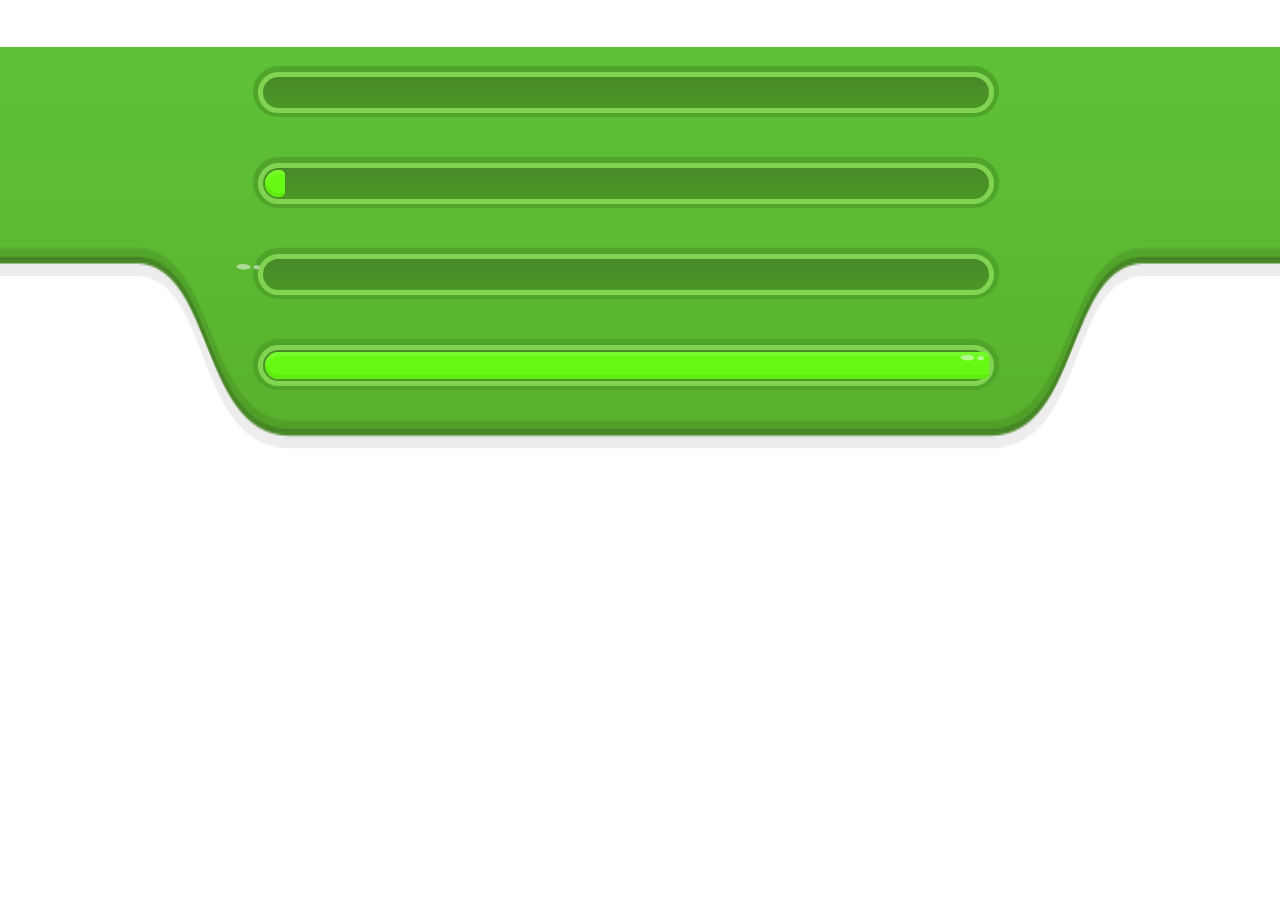
<file: header-progress.html>
<!DOCTYPE html>
<html lang="en">
<head>
    <meta charset="UTF-8">
    <title>Кабинет</title>
    <link rel="shortcut icon" href="image/favicon.ico" type="image/x-icon">
    <link rel="icon" href="image/favicon.ico" type="image/x-icon">
    <link rel="stylesheet" href="styles/jquery.mCustomScrollbar.css"/>
    <link rel="stylesheet" href="styles/style.css"/>
</head>
<body class="bg-body">
<div class="container-game">
</div>

<div class="overflow-bg fon-form">
   <header class="header progress-header">
    <div class="center-block">
        <form class="header-form">
            <div class="top-progress margin-bottom">
                <div class="container-top-progress">
                    <div class="progress-line  none-progress"></div>
                </div>
            </div>
            <div class="top-progress margin-bottom">
                <div class="container-top-progress">
                    <div class="progress-line progress-10"></div>
                </div>
            </div>
            <div class="top-progress margin-bottom">
                <div class="container-top-progress">
                    <div class="progress-line"></div>
                </div>
            </div>
             <div class="top-progress">
                <div class="container-top-progress">
                    <div class="progress-line progress-100"></div>
                </div>
            </div>
        </form>
    </div>
</header>
</div>




<script src="https://code.jquery.com/jquery-3.4.0.min.js" integrity="sha256-BJeo0qm959uMBGb65z40ejJYGSgR7REI4+CW1fNKwOg=" crossorigin="anonymous"></script>>
<script src="js/jquery.mCustomScrollbar.concat.min.js"></script>
<script src="js/jquery.mCustomScrollbar.js"></script>
<script src="js/main.js"></script>
</body>
</html>
</file>
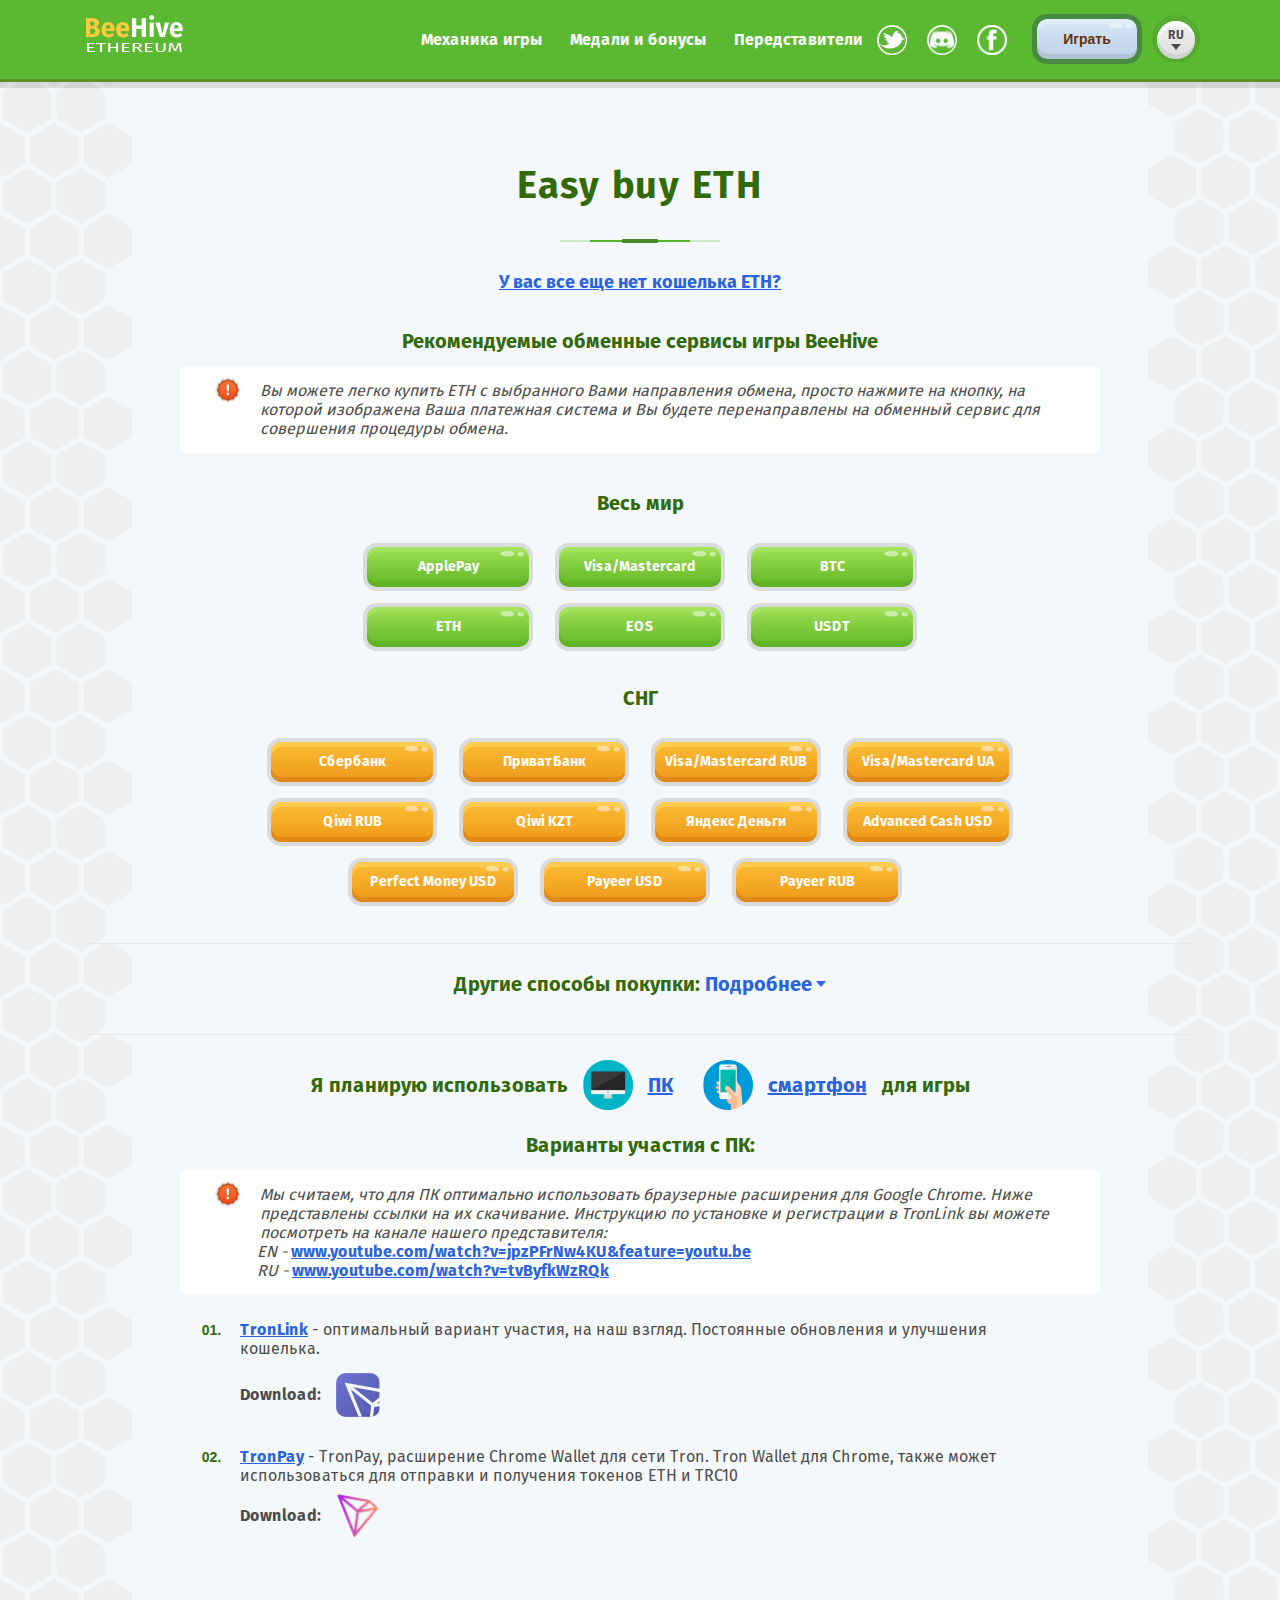
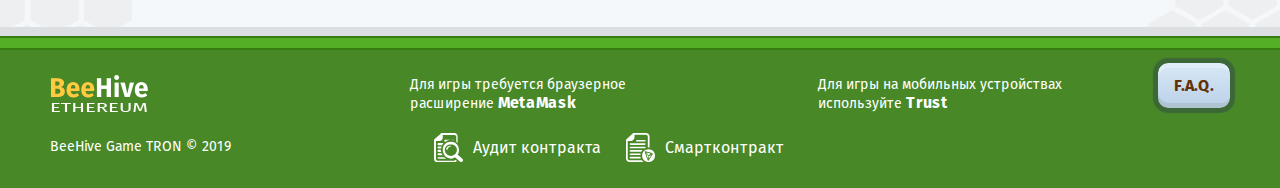
<file: page.html>
<!DOCTYPE html>
<html lang="en">
<head>
    <meta charset="UTF-8">
    <title>Buy ETH</title>
    <link rel="shortcut icon" href="image/favicon.ico" type="image/x-icon">
    <link rel="icon" href="image/favicon.ico" type="image/x-icon">
    <meta name="viewport" content="width=device-width, initial-scale=1, maximum-scale=1">
    <link rel="stylesheet" href="bootstrap-4.2.1/css/bootstrap.css"/>
    <link rel="stylesheet" href="styles/jcarousel.responsive.css">
    <link rel="stylesheet" href="styles/style.css"/>
    <link rel="stylesheet" href="styles/media.css"/>
</head>
<body class="bg-body light-bg-body">
<header class="landing-header">
    <div class="container">
        <div class="content-header">
            <a href="" class="logo-landing">
                <h1>
                    <div class="container-logo">
                        <img src="image/logo.png" alt="logo">
                    </div>
                </h1>
            </a>
            <div class="header-navigation">
                 <div class="navbar-landing-nav">
                  <div class="btn-back-mobile-wrapper-landing">
                     <button type="button" class="button-btn btn-menu-landing"></button>
                  </div>
                    <ul class="list-nav">
                      <li class="nav-list-item">
                        <a class="nav-link" href="landing.html">Механика игры</a>
                      </li>
                      <li class="nav-list-item">
                         <a class="nav-link" href="landing.html">Медали и бонусы</a>
                      </li>
                       <li class="nav-list-item">
                           <a class="nav-link" href="representatives.html">Передставители</a>
                       </li>
<!--                        <li class="nav-list-item">-->
<!--                            <a class="nav-link" href="#">Buy ETH</a>-->
<!--                        </li>-->
                        <li class="nav-list-item">
                            <ul class="social-list-icon">
                                <li class="header-social-item">
                                    <a href="https://twitter.com/BeehiveDApps" target="_blank" class="header-social-link twitter-link"></a>
                                </li>
                                <li class="header-social-item">
                                    <a href="https://discordapp.com/invite/pVFVtPM" target="_blank" class="header-social-link discord-link"></a>
                                </li>
                                <li class="header-social-item">
                                    <a href="https://www.facebook.com/BeeHiveGame" target="_blank" class="header-social-link facebook-link"></a>
                                </li>
                            </ul>
                        </li>
                    </ul>
                </div>
                <div class="wrapper-right-nav">
                     <button type="button" class="button-btn go-to-game">Играть</button>
                     <div class="drop-down-lg">
                        <div class="btn-drop-down">
                            <span>ru</span>
                        </div>
                        <ul class="list-db">
                            <li>
                                <span>ru</span>
                            </li>
                            <li>
                                <span>en</span>
                            </li>
                        </ul>
                    </div>
                </div>
            </div>
        </div>
    </div>
    <div class="mobile-wrapper-menu-landing">
      <ul class="list-nav">
          <li class="nav-list-item">
            <a class="nav-link" href="landing.html">Механика игры</a>
          </li>
          <li class="nav-list-item">
             <a class="nav-link" href="landing.html">Медали и бонусы</a>
          </li>
           <li class="nav-list-item">
              <a class="nav-link" href="#">Передставители</a>
          </li>
          <li class="nav-list-item">
              <a class="nav-link" href="#">Buy ETH</a>
          </li>
          <li class="nav-list-item">
            <ul class="social-list-icon">
                <li class="header-social-item">
                    <a href="" class="header-social-link telegram-link"></a>
                </li>
                <li class="header-social-item">
                    <a href="" class="header-social-link bitcoin-link"></a>
                </li>
                <li class="header-social-item">
                    <a href="" class="header-social-link messag-link"></a>
                </li>
            </ul>
          </li>
        </ul>
    </div>
</header>

<section class="section-content grey-section">
    <div class="container" >
        <header class="header-sections">
            <h2 class="section-title">Easy buy ETH</h2>
        </header>
        <div class="container-trx-info" id="wallet">
              <a href="#NoWallet" class="no-wallet">У вас все еще нет кошелька ETH?</a>
              <div class="block-about-trx">
                  <h3 class="title-about">Рекомендуемые обменные сервисы игры BeeHive</h3>
                  <div class="blockquote-trx">
                      <p>Вы можете легко купить ETH с выбранного Вами направления обмена, просто нажмите на кнопку, на которой изображена Ваша платежная система и Вы будете перенаправлены на обменный сервис для совершения процедуры обмена.</p>
                  </div>
              </div>
        </div>
        <div class="group-button-trx">
            <h3 class="title-about">Весь мир</h3>
            <ul class="list-btn">
                <li class="item-btn">
                    <a href="" class="button-btn green-btn btn-item-green">ApplePay</a>
                </li>
                <li class="item-btn">
                    <a href="" class="button-btn green-btn btn-item-green">Visa/Mastercard</a>
                </li>
                <li class="item-btn">
                    <a href="" class="button-btn green-btn btn-item-green">BTC</a>
                </li>
                <li class="item-btn">
                    <a href="" class="button-btn green-btn btn-item-green">ETH</a>
                </li>
                <li class="item-btn">
                    <a href="" class="button-btn green-btn btn-item-green">EOS</a>
                </li>
                <li class="item-btn">
                    <a href="" class="button-btn green-btn btn-item-green">USDT</a>
                </li>
            </ul>
        </div>
        <div class="group-button-trx">
            <h3 class="title-about">СНГ</h3>
            <ul class="sng-list">
                <li class="item-btn">
                    <a href="" class="button-btn btn-item">Сбербанк</a>
                </li>
                <li class="item-btn">
                    <a href="" class="button-btn btn-item">ПриватБанк</a>
                </li>
                <li class="item-btn">
                    <a href="" class="button-btn btn-item">Visa/Mastercard RUB</a>
                </li>
                <li class="item-btn">
                    <a href="" class="button-btn btn-item">Visa/Mastercard UA</a>
                </li>
                <li class="item-btn">
                    <a href="" class="button-btn btn-item">Qiwi RUB</a>
                </li>
                <li class="item-btn">
                    <a href="" class="button-btn btn-item">Qiwi KZT</a>
                </li>
                <li class="item-btn">
                    <a href="" class="button-btn btn-item">Яндекс Деньги</a>
                </li>
                <li class="item-btn">
                    <a href="" class="button-btn btn-item">Advanced Cash USD</a>
                </li>
                <li class="item-btn">
                    <a href="" class="button-btn btn-item">Perfect Money USD</a>
                </li>
                <li class="item-btn">
                    <a href="" class="button-btn btn-item">Payeer USD</a>
                </li>
                <li class="item-btn">
                    <a href="" class="button-btn btn-item">Payeer RUB</a>
                </li>
            </ul>
        </div>
        <div class="other-block">
            <div class="header-other">
                <h3 class="title-about">Другие способы покупки:</h3>
                <a href="" class="more-info">Подробнее</a>
                <a href="" class="more-info-hide">Скрыть</a>
            </div>
            <div class="list-other-wrapper">
                <ol class="more-list ">
                    <li class="more-item">
                        <p class="text-other">
                            <a href="" class="text-link">https://www.tronwallet.me/buy-tron-trx</a>
                            - сайт официального кошелька Tron, позволяет купить ETH с VISA и MasterCard на сумму 25$ и меньше без верификации и на суммы больше после регистрации.
                        </p>
                    </li>
                    <li class="more-item">
                        <p class="text-other">
                            <a href="" class="text-link">https://indacoin.com</a>
                            - площадка позволяющая купить ETH с VISA и MasterCard, минимальная сумма покупки в эквиваленте 100 у.е.
                        </p>
                    </li>
                    <li class="more-item">
                        <p class="text-other">
                            <a href="" class="text-link">https://www.bestchange.ru </a>
                            - мониторинг обменников (преимущественно для русскоговорящего сегмента). Есть англоязычная версия сайта - https://www.bestchange.com/, но на ней присутствует значительно меньшее количество направлений обмена.
                        </p>
                    </li>
                    <li class="more-item">
                        <p class="text-other">
                            <a href="" class="text-link">https://coinswitch.co</a>
                            - площадка, которая ищет лучшие варианты обмена фиата или криптовалюты на нужную Вам криптовалюту. Среди плюсов - один из лучших курсов, отсутствие регистраций и верификаций, даже если обмен происходит с использованием биржи Binance.
                        </p>
                    </li>
                    <li class="more-item">
                        <p class="text-other">
                            Сервисы:
                            <a href="" class="text-link">https://godex.io, https://stealthex.io, https://changenow.io</a>
                            - однотипные продукты, если не сказать идентичные, направленные на обмен одной криптовалюты на другую, в нашем случае ETH.
                            Не требуют ни верификаций, ни проверок, ни регистраций.
                            Транзакция, обычно занимает до 30 минут.
                        </p>
                    </li>
                    <li class="more-item">
                        <p class="text-other">
                            <a href="" class="text-link">https://coingate.com</a>
                            - возможность купить ETH с банковского счета SEPA или прямым банковским переводом для таких стран как: China, Thailand, Indonesia, Malaysia, Vietnam. Есть возможность купить с аккаунтов Skrill и Neteller, а также со счета сотовых операторов.
                        </p>
                    </li>
                </ol>
                <h3 class="title-about sub-title">Для мобильных устройств:</h3>
                <ol class="more-list mobile-other">
                    <li class="more-item">
                        <p class="text-other">
                            <a href="" class="text-link">MathWallet.org</a>
                            - кошелек позволяет конвертировать имеющуюся у вас практически любую криптовалюту на ETH (функция SWAP), минуя сторонние обменные сервисы, биржи. Не нужна верификация или подтверждение личности. Вы просто создаете криптовалютный кошелек на каждую валюту, которую используете (каждый кошелек имеет свою сид-фразу для восстановления и может быть восстановлен при необходимости в любом другом кошельке). Кроме того, Вы сможете сразу участвовать в игре BeeHive с этого кошелька, без каких либо ограничений, потому как у него есть встроенный dapp-браузер.
                        </p>
                        <div class="download-block">
                            <span>Download:</span>
                            <div class="group-load-btn">
                                <div class="wrapper-btn">
                                    <a href="" class="download-btn appstore"></a>
                                    <span class="before-btn">Appstore</span>
                                </div>
                                <div class="wrapper-btn">
                                    <a href="" class="download-btn googleplay"></a>
                                    <span class="before-btn">Android</span>
                                </div>
                            </div>
                        </div>
                    </li>
                    <li class="more-item">
                        <p class="text-other">
                            <a href="" class="text-link">Indacoin</a>
                            - сервис предназначенный для легкой покупки криптовалюты ETH (и не только) с кредитных и дебетовых карт. Комиссия не особо низкая, но они компенсируют отсутствуем верификаций и проверок.
                        </p>
                        <div class="download-block">
                            <span>Download:</span>
                            <div class="group-load-btn">
                                <div class="wrapper-btn">
                                    <a href="" class="download-btn appstore"></a>
                                    <span class="before-btn">Appstore</span>
                                </div>
                                <div class="wrapper-btn">
                                    <a href="" class="download-btn googleplay"></a>
                                    <span class="before-btn">Android</span>
                                </div>
                            </div>
                        </div>
                    </li>
                    <li class="more-item">
                        <p class="text-other">
                            <a href="" class="text-link">Bestchange.ru </a>
                            - мониторинг обменников (преимущественно для русскоговорящего сегмента). Есть англоязычная версия сайта -
                            <a href="" class="text-link">https://www.bestchange.com</a>, но на ней присутствует значительно меньшее количество направлений обмена. Перейдите на сайт, выберите необходимое направления обмена в панели слева. В списке вы можете выбрать как оплату с карты необходимой валюты, так и простой банковский перевод на другой банковский счет в пределах одного банка. После этого у вас отобразится список обменников для данного типа обмена, выберите нужный (исходя из курса, объемов и репутации) и перейдите на его сайт. Завершите обмен, согласно инструкциям выбранного Вами обменного сервиса.
                        </p>
                    </li>
                </ol>
            </div>
        </div>
        <div class="masonry" id="NoWallet">
            <ul class="tabs">
                <li class="tab-link current" data-tab="tab-1">
                    <h3 class="title-about">Я планирую использовать</h3>
                    <a href="#tab1">
                        <span class="btn-tab pc-tab">ПК</span>
                    </a>
                </li>
                <li class="tab-link" data-tab="tab-2">
                    <a href="#tab2">
                        <span class="btn-tab smart-tab">смартфон </span>
                    </a>
                    <h3 class="title-about">для игры</h3>
                </li>
            </ul>
            <div class="tab_container">
                <div id="tab-1" class="tab-content current">
                    <h3 class="title-about">Варианты участия с ПК:</h3>
                    <div class="blockquote-trx">
                        <p>Мы считаем, что для ПК оптимально использовать браузерные расширения для Google Chrome.
                            Ниже представлены ссылки на их скачивание. Инструкцию по установке и регистрации в TronLink вы можете посмотреть на канале нашего представителя:</p>
                        <div class="link-blockquote">
                            <span>EN - <a href="" class="text-link">www.youtube.com/watch?v=jpzPFrNw4KU&feature=youtu.be</a></span>
                            <span>RU  - <a href="" class="text-link"> www.youtube.com/watch?v=tvByfkWzRQk</a></span>
                        </div>
                    </div>
                    <ol class="more-list mobile-other">
                        <li class="more-item">
                            <p class="text-other">
                                <a href="" class="text-link">TronLink</a>
                                - оптимальный вариант участия, на наш взгляд. Постоянные обновления и улучшения кошелька.
                            </p>
                            <div class="download-block">
                                <span>Download:</span>
                                <div class="group-load-btn">
                                    <div class="wrapper-btn">
                                        <a href="" class="download-btn tronlink"></a>
                                        <span class="before-btn">TronLink</span>
                                    </div>
                                </div>
                            </div>
                        </li>
                        <li class="more-item">
                            <p class="text-other">
                                <a href="" class="text-link">TronPay</a>
                                - TronPay, расширение Chrome Wallet для сети Tron. Tron Wallet для Chrome, также может использоваться для отправки и получения токенов ETH и TRC10
                            </p>
                            <div class="download-block">
                                <span>Download:</span>
                                <div class="group-load-btn">
                                    <div class="wrapper-btn">
                                        <a href="" class="download-btn tronpay"></a>
                                        <span class="before-btn">TronPay</span>
                                    </div>
                                </div>
                            </div>
                        </li>
                    </ol>
                </div>
                <div id="tab-2" class="tab-content">
                    <h3 class="title-about">Установите на свой смартфон приложение со списка:</h3>
                    <div class="blockquote-trx">
                        <p>Вы можете участвовать в игре BeeHive используя свой смартфон. Оптимальными, на наш взгляд, являются следующие приложения:</p>
                    </div>
                    <ol class="more-list mobile-other">
                        <li class="more-item">
                            <p class="text-other">
                                <a href="" class="text-link">MathWallet</a>
                                - лучший вариант, потому как кроме непосредственного участия в игре, с помощью встроенного dapp-браузера позволяет обменять имеющуюся у вас криптовалюту на ETH.
                            </p>
                            <div class="download-block">
                                <span>Download:</span>
                                <div class="group-load-btn">
                                    <div class="wrapper-btn">
                                        <a href="" class="download-btn appstore"></a>
                                        <span class="before-btn">Appstore</span>
                                    </div>
                                    <div class="wrapper-btn">
                                        <a href="" class="download-btn googleplay"></a>
                                        <span class="before-btn">Android</span>
                                    </div>
                                </div>
                            </div>
                        </li>
                        <li class="more-item">
                            <p class="text-other">
                                <a href="" class="text-link">Dapp Pocket </a>
                                - Рыбным текстом называется текст, служащий для временного наполнения макета в публикациях или производстве веб-сайтов, пока финальный текст еще не создан.
                            </p>
                            <div class="download-block">
                                <span>Download:</span>
                                <div class="group-load-btn">
                                    <div class="wrapper-btn">
                                        <a href="" class="download-btn appstore"></a>
                                        <span class="before-btn">Appstore</span>
                                    </div>
                                    <div class="wrapper-btn">
                                        <a href="" class="download-btn googleplay"></a>
                                        <span class="before-btn">Android</span>
                                    </div>
                                    <div class="wrapper-btn">
                                        <a href="" class="download-btn apk-btn"></a>
                                        <span class="before-btn">APK</span>
                                    </div>
                                </div>
                            </div>
                        </li>
                        <li class="more-item">
                            <p class="text-other">
                                <a href="" class="text-link">Banko Wallet</a>
                                - Рыбным текстом называется текст, служащий для временного наполнения макета в публикациях или производстве веб-сайтов, пока финальный текст еще не создан.
                            </p>
                            <div class="download-block">
                                <span>Download:</span>
                                <div class="group-load-btn">
                                    <div class="wrapper-btn">
                                        <a href="" class="download-btn appstore"></a>
                                        <span class="before-btn">Appstore</span>
                                    </div>
                                    <div class="wrapper-btn">
                                        <a href="" class="download-btn googleplay"></a>
                                        <span class="before-btn">Android</span>
                                    </div>
                                    <div class="wrapper-btn">
                                        <a href="" class="download-btn apk-btn"></a>
                                        <span class="before-btn">APK</span>
                                    </div>
                                </div>
                            </div>
                        </li>
                        <li class="more-item">
                            <p class="text-other">
                                <a href="" class="text-link">GuildChat</a>
                                - Рыбным текстом называется текст, служащий для временного наполнения макета в публикациях или производстве веб-сайтов, пока финальный текст еще не создан.
                            </p>
                            <div class="download-block">
                                <span>Download:</span>
                                <div class="group-load-btn">
                                    <div class="wrapper-btn">
                                        <a href="" class="download-btn appstore"></a>
                                        <span class="before-btn">Appstore</span>
                                    </div>
                                    <div class="wrapper-btn">
                                        <a href="" class="download-btn googleplay"></a>
                                        <span class="before-btn">Android</span>
                                    </div>
                                </div>
                            </div>
                        </li>
                        <li class="more-item">
                            <p class="text-other">
                                <a href="" class="text-link">TronWallet</a>
                                - Рыбным текстом называется текст, служащий для временного наполнения макета в публикациях или производстве веб-сайтов, пока финальный текст еще не создан.
                            </p>
                            <div class="download-block">
                                <span>Download:</span>
                                <div class="group-load-btn">
                                    <div class="wrapper-btn">
                                        <a href="" class="download-btn appstore"></a>
                                        <span class="before-btn">Appstore</span>
                                    </div>
                                    <div class="wrapper-btn">
                                        <a href="" class="download-btn googleplay"></a>
                                        <span class="before-btn">Android</span>
                                    </div>
                                    <div class="wrapper-btn">
                                        <a href="" class="download-btn apk-btn"></a>
                                        <span class="before-btn">APK</span>
                                    </div>
                                </div>
                            </div>
                        </li>
                    </ol>
                </div>
            </div>
        </div>
    </div>
</section>

<footer class="footer">
    <div class="wrapper-footer-content">
        <div class="content-footer">
            <div class="top-footer-content">
                <div class="wrapper-top-footer-logo">
                       <div class="logo">
                            <img src="image/logo.png" alt="logo">
                        </div>
                         <a href="" class="footer-btn mobile-footer-btn">F.A.Q.</a>
                </div>
                <ul class="list-top-footer">
                    <li class="item-footer-top-list">
                        <p>Для игры требуется браузерное
                            расширение <a href="https://chrome.google.com/webstore/detail/metamask/nkbihfbeogaeaoehlefnkodbefgpgknn" target="_blank">MetaMask</a></p>
                    </li>
                    <li class="item-footer-top-list">
                        <p>
                            Для игры на мобильных устройствах
                            используйте <a href=" https://trustwallet.com/" target="_blank">Trust</a></p>
                    </li>
                </ul>
                <a href="" class="footer-btn">F.A.Q.</a>
            </div>
            <div class="bottom-footer-content">
                <div class="wrapper-info-game">
                    <p>BeeHive Game TRON © 2019</p>
                </div>
                <div class="container-list-footer">
                     <ul class="list-social-footer">
                        <li class="item-social-footer">
                            <a href="" class="link-social audit">Аудит контракта</a>
                        </li>
                        <li class="item-social-footer">
                            <a href="" class="link-social smart">Смартконтракт</a>
                        </li>
                    </ul>
                </div>
            </div>
        </div>
    </div>
</footer>
<!--   <script src="https://code.jquery.com/jquery-3.4.0.min.js" integrity="sha256-BJeo0qm959uMBGb65z40ejJYGSgR7REI4+CW1fNKwOg=" crossorigin="anonymous"></script> -->
<script src="js/jquery-3.2.1.js"></script>
<script src="bootstrap-4.2.1/js/bootstrap.bundle.js"></script>
<script src="bootstrap-4.2.1/js/bootstrap.min.js"></script>
<script src="js/jquery.mCustomScrollbar.concat.min.js"></script>
<script src="js/jquery.mCustomScrollbar.js"></script>
<script src="js/jquery.jcarousel.min.js"></script>
<script src="js/jquery.jcarousel-swipe.js"></script>
<script src="js/jcarousel.responsive.js"></script>
<script src="js/jcarousel.responsive1.js"></script>
<script src="js/jquery.flythat.js"></script>
<script src="js/main.js"></script>
</body>
</html>
</file>
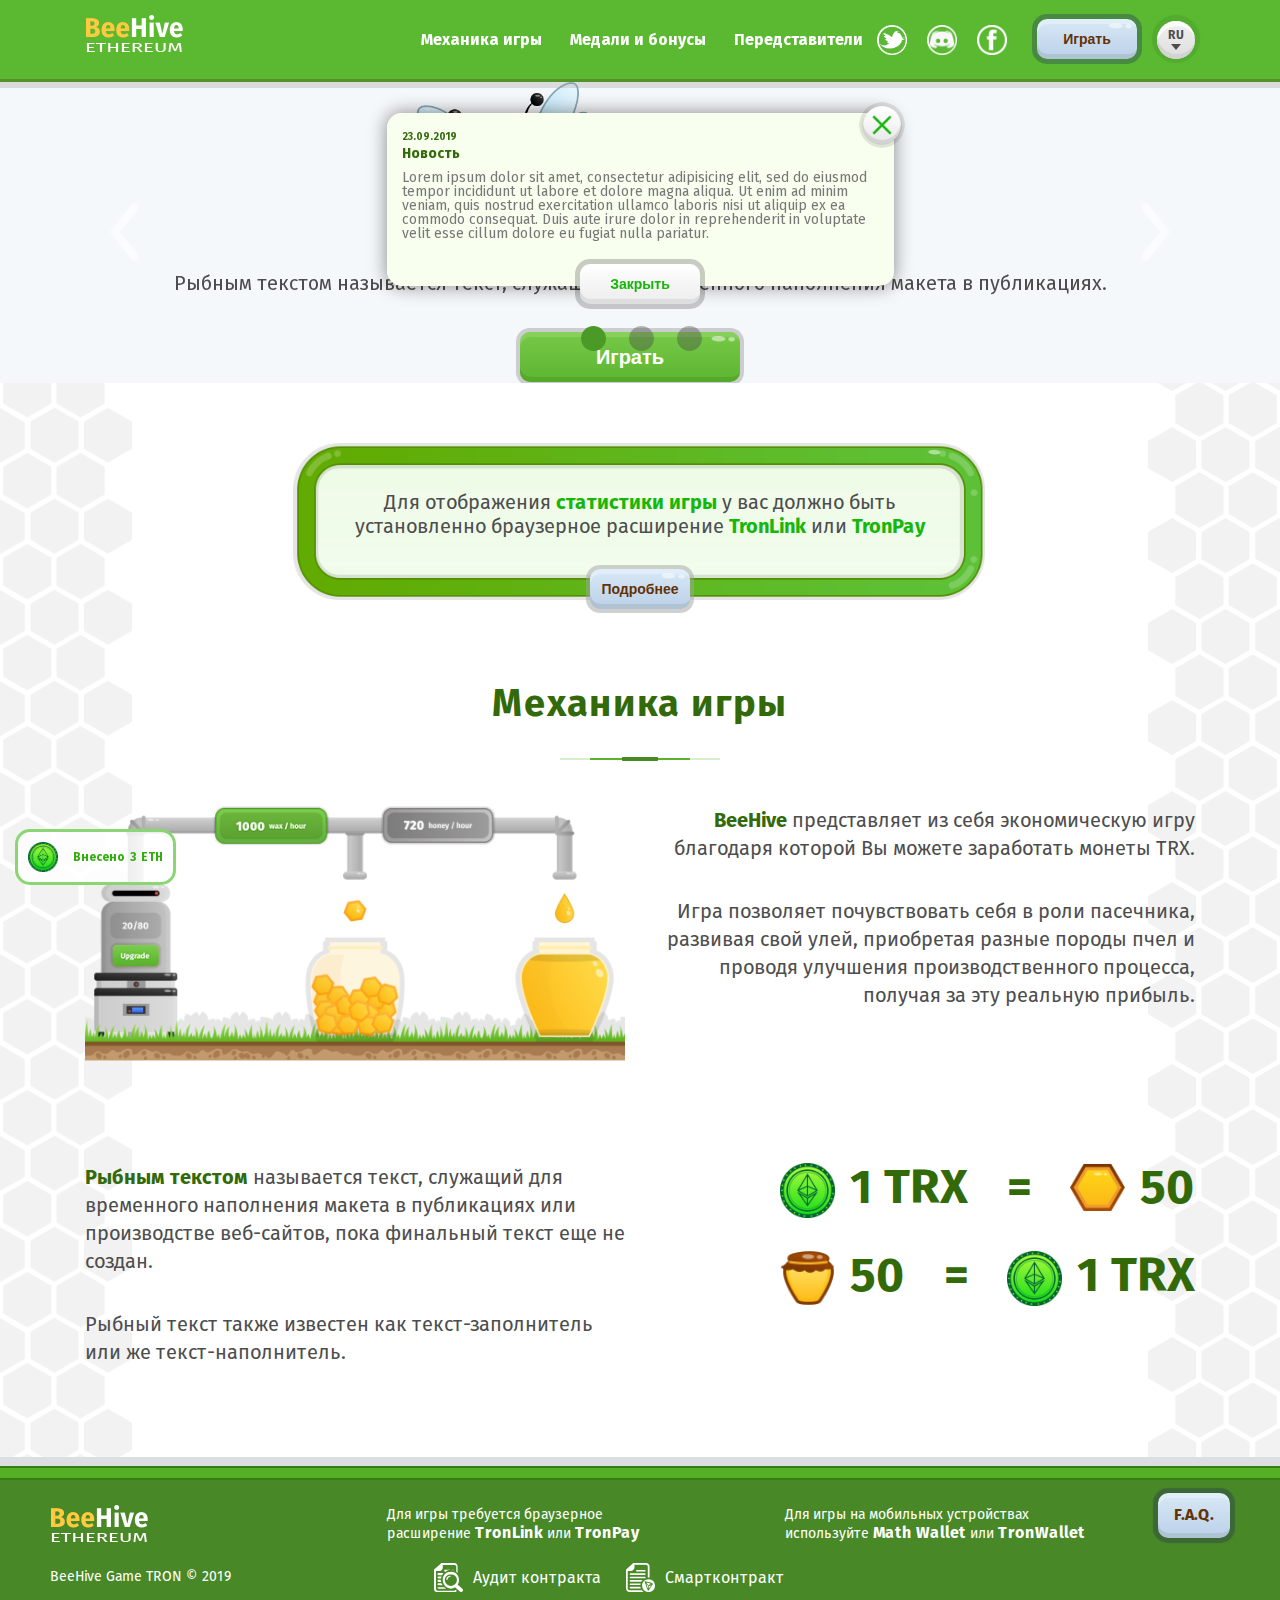
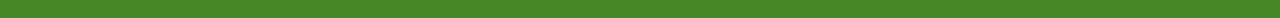
<file: zaglushka.html>
<!DOCTYPE html>
<html lang="en">
<head>
    <meta charset="UTF-8">
    <title>Кабинет</title>
    <link rel="shortcut icon" href="image/favicon.ico" type="image/x-icon">
    <link rel="icon" href="image/favicon.ico" type="image/x-icon">
    <meta name="viewport" content="width=device-width, initial-scale=1, maximum-scale=1">
    <link rel="stylesheet" href="bootstrap-4.2.1/css/bootstrap.css"/>
    <link rel="stylesheet" href="styles/jcarousel.responsive.css">
    <link rel="stylesheet" href="styles/style.css"/>
    <link rel="stylesheet" href="styles/media.css"/>
</head>
<body class="bg-body light-bg-body">
<header class="landing-header">
    <div class="container">
        <div class="content-header">
            <a href="" class="logo-landing">
                <h1>
                    <div class="container-logo">
                        <img src="image/logo.png" alt="logo">
                    </div>
                </h1>
            </a>
            <div class="header-navigation">
                 <div class="navbar-landing-nav">
                  <div class="btn-back-mobile-wrapper-landing">
                     <button type="button" class="button-btn btn-menu-landing"></button>
                  </div>
                    <ul class="list-nav">
                      <li class="nav-list-item">
                        <a class="nav-link land-scroll" href="#ex1">Механика игры</a>
                      </li>
                      <li class="nav-list-item">
                         <a class="nav-link land-scroll" href="#ex2">Медали и бонусы</a>
                      </li>
                       <li class="nav-list-item">
                          <a class="nav-link represent-link" href="representatives.html">Передставители</a>
                      </li>
                        <li class="nav-list-item">
                            <ul class="social-list-icon">
                                <li class="header-social-item">
                                    <a href="https://twitter.com/BeehiveDApps" target="_blank" class="header-social-link twitter-link"></a>
                                </li>
                                <li class="header-social-item">
                                    <a href="https://discordapp.com/invite/pVFVtPM" target="_blank" class="header-social-link discord-link"></a>
                                </li>
                                <li class="header-social-item">
                                    <a href="https://www.facebook.com/BeeHiveGame" class="header-social-link facebook-link"></a>
                                </li>
                            </ul>
                        </li>
                    </ul>
                </div>
                <div class="wrapper-right-nav">
                     <button type="button" class="button-btn go-to-game">Играть</button>
                     <div class="drop-down-lg">
                        <div class="btn-drop-down">
                            <span>ru</span>
                        </div>
                        <ul class="list-db">
                            <li>
                                <span>ru</span>
                            </li>
                            <li>
                                <span>en</span>
                            </li>
                        </ul>
                    </div>
                </div>
            </div>
        </div>
    </div>
    <div class="mobile-wrapper-menu-landing">
      <ul class="list-nav">
          <li class="nav-list-item">
            <a class="nav-link land-scroll" href="#ex1">Механика игры</a>
          </li>
          <li class="nav-list-item">
             <a class="nav-link land-scroll" href="#ex2">Медали и бонусы</a>
          </li>
           <li class="nav-list-item">
              <a class="nav-link represent-link" href="representatives.html">Передставители</a>
          </li>
          <li class="nav-list-item">
            <ul class="social-list-icon">
                <li class="header-social-item">
                    <a href="" class="header-social-link telegram-link"></a>
                </li>
                <li class="header-social-item">
                    <a href="" class="header-social-link bitcoin-link"></a>
                </li>
                <li class="header-social-item">
                    <a href="" class="header-social-link messag-link"></a>
                </li>
            </ul>
          </li>
        </ul>
    </div>
</header>
<section class="section-content first-slider-section">
    <div class="container">
        <div id="carouselExampleIndicators" class="carousel slide carousel-bee" data-ride="carousel">
          <ol class="carousel-indicators">
            <li data-target="#carouselExampleIndicators" data-slide-to="0" class="active"></li>
            <li data-target="#carouselExampleIndicators" data-slide-to="1"></li>
            <li data-target="#carouselExampleIndicators" data-slide-to="2"></li>
          </ol>
          <div class="carousel-inner">
            <div class="carousel-item active">
              <div class="container-bee-carousel-item">
                  <div class="top-item-content">
                      <div class="img-container-bee">
                          <img src="image/big-bee.png">
                      </div>
                       <div class="img-container-bee tron-logo">
                          <img src="image/tron-logo.png">
                      </div>
                  </div>
                  <div class="bottom-item-bee">
                      <p class="about-text">Рыбным текстом называется текст, служащий для временного наполнения макета в публикациях.</p>
                        <button type="button" class="button-btn go-to-game slider-btn">Играть</button>
                  </div>
              </div>
            </div>
            <div class="carousel-item">
               <div class="container-bee-carousel-item">
                  <div class="top-item-content">
                      <div class="img-container-bee">
                          <img src="image/big-bee.png">
                      </div>
                       <div class="img-container-bee tron-logo">
                          <img src="image/tron-logo.png">
                      </div>
                  </div>
                  <div class="bottom-item-bee">
                      <p class="about-text">Рыбным текстом называется текст, служащий для временного наполнения макета в публикациях.</p>
                        <button type="button" class="button-btn go-to-game slider-btn">Играть</button>
                  </div>
              </div>
            </div>
            <div class="carousel-item">
               <div class="container-bee-carousel-item">
                  <div class="top-item-content">
                      <div class="img-container-bee">
                          <img src="image/big-bee.png">
                      </div>
                       <div class="img-container-bee tron-logo">
                          <img src="image/tron-logo.png">
                      </div>
                  </div>
                  <div class="bottom-item-bee">
                      <p class="about-text">Рыбным текстом называется текст, служащий для временного наполнения макета в публикациях.</p>
                        <button type="button" class="button-btn go-to-game slider-btn">Играть</button>
                  </div>
              </div>
            </div>
          </div>
          <a class="carousel-control-prev" href="#carouselExampleIndicators" role="button" data-slide="prev">
            <span class="carousel-control-prev-icon" aria-hidden="true"></span>
            <span class="sr-only">Previous</span>
          </a>
          <a class="carousel-control-next" href="#carouselExampleIndicators" role="button" data-slide="next">
            <span class="carousel-control-next-icon" aria-hidden="true"></span>
            <span class="sr-only">Next</span>
          </a>
        </div>
    </div>  
</section>
<section class="section-content">
    <div class="container">
      <div class="stub-container">
          <div class="stub">
              <p class="stub-text">Для отображения <a href="">статистики игры</a> у вас должно быть установленно
                  браузерное расширение <a href="">TronLink</a> или <a href="">TronPay</a> </p>
              <button type="button" class="button-btn more-btn">Подробнее</button>
          </div>
      </div>
        <header class="header-sections" id="ex1">
            <h2 class="section-title">Механика игры</h2>
        </header>
        <div class="row mehanica-game">
            <div class="col">
                <div class="wrapper-game-screen">
                    <img src="image/game-screen.png" alt="game screen">
                </div>
            </div>
            <div class="col text-col-right">
                <div class="text-about-game">
                    <p><span class="title-text">BeeHive</span>представляет из себя экономическую игру благодаря которой Вы можете заработать монеты TRX.</p>
                    <p>Игра позволяет почувствовать себя в роли пасечника, развивая свой улей, приобретая разные породы пчел и проводя улучшения производственного процесса, получая за эту реальную прибыль.</p>
                </div>
            </div>
            <div class="w-100"></div>
             <div class="col text-col-left">
                 <div class="text-about-game">
                    <p><span class="title-text">Рыбным текстом</span>называется текст, служащий для временного наполнения макета в публикациях или производстве веб-сайтов, пока финальный текст еще не создан.</p>
                    <p>Рыбный текст также известен как текст-заполнитель или же текст-наполнитель. </p>
                </div>
             </div>
            <div class="col wrapper-content-list-result">
                <ul class="wrapper-result-mehanica">
                   <li class="item-result">
                       <span class="first-rsult medal-before">1 TRX</span>
                       <span class="span-text">=</span>
                       <span class="first-last wax-before">50</span>
                   </li>
                    <li class="item-result">
                       <span class="first-rsult honey-before">50</span>
                       <span class="span-text">=</span>
                       <span class="first-last medal-before">1 TRX</span>
                   </li>
                </ul>
            </div>
        </div>
    </div>
</section>


<footer class="footer">
    <div class="wrapper-footer-content">
        <div class="content-footer">
            <div class="top-footer-content">
                <div class="wrapper-top-footer-logo">
                       <div class="logo">
                            <img src="image/logo.png" alt="logo">
                        </div>
                         <a href="" class="footer-btn mobile-footer-btn">F.A.Q.</a>
                </div>
                <ul class="list-top-footer">
                    <li class="item-footer-top-list">
                        <p>Для игры требуется браузерное
                            расширение <a href="">TronLink</a> или <a href="">TronPay</a></p>
                    </li>
                    <li class="item-footer-top-list">
                        <p>
                            Для игры на мобильных устройствах
                            используйте <a href="">Math Wallet</a> или <a href="">TronWallet</a></p>
                    </li>
                </ul>
                <a href="" class="footer-btn">F.A.Q.</a>
            </div>
            <div class="bottom-footer-content">
                <div class="wrapper-info-game">
                    <p>BeeHive Game TRON © 2019</p>
                </div>
                <div class="container-list-footer">
                     <ul class="list-social-footer">
                        <li class="item-social-footer">
                            <a href="" class="link-social audit">Аудит контракта</a>
                        </li>
                        <li class="item-social-footer">
                            <a href="" class="link-social smart">Смартконтракт</a>
                        </li>
                    </ul>
                </div>
            </div>
        </div>
    </div>
</footer>

<div class="news-window-wrapper">
    <button type="button" class="close-window"></button>
    <div class="news-window">
        <header class="info-window">
            <span class="data-message">23.09.2019</span>
            <h3 class="title-news">Новость</h3>
        </header>
        <div class="container-text-news">
            <p class="text-news">Lorem ipsum dolor sit amet, consectetur adipisicing elit, sed do eiusmod tempor incididunt ut labore et dolore magna aliqua. Ut enim ad minim veniam, quis nostrud exercitation ullamco laboris nisi ut aliquip ex ea commodo consequat. Duis aute irure dolor in reprehenderit in voluptate velit esse cillum dolore eu fugiat nulla pariatur. </p>
        </div>
        <button type="button" class="close-window-bottom">Закрыть</button>
    </div>
</div>

<div class="wrapper-window-add">
    <div class="window-add">
        <img src="image/big-medal-icon.png" class="medal-add" alt="monet">
        <p class="add-monet">Внесено <span>3</span> ETH</p>
    </div>
</div>

 <!--  <script src="https://code.jquery.com/jquery-3.4.0.min.js" integrity="sha256-BJeo0qm959uMBGb65z40ejJYGSgR7REI4+CW1fNKwOg=" crossorigin="anonymous"></script> -->
<script src="js/jquery-3.2.1.js"></script>
<script src="bootstrap-4.2.1/js/bootstrap.bundle.js"></script>
<script src="bootstrap-4.2.1/js/bootstrap.min.js"></script>
<script src="js/jquery.mCustomScrollbar.concat.min.js"></script>
<script src="js/jquery.mCustomScrollbar.js"></script>
<script src="js/jquery.jcarousel.min.js"></script>
<script src="js/jquery.jcarousel-swipe.js"></script>
<script src="js/jcarousel.responsive.js"></script>
<script src="js/jcarousel.responsive1.js"></script>
<script src="js/jquery.flythat.js"></script>
<script src="js/main.js"></script>
</body>
</html>
</file>
<file: styles/style.css>
@font-face {
    font-family: 'Fira Sans';
    src: url('../fonts/FiraSans-Bold.eot');
    src: url('../fonts/FiraSans-Bold.eot?#iefix') format('embedded-opentype'),
    url('../fonts/FiraSans-Bold.woff2') format('woff2'),
    url('../fonts/FiraSans-Bold.woff') format('woff'),
    url('../fonts/FiraSans-Bold.ttf') format('truetype'),
    url('../fonts/FiraSans-Bold.svg#FiraSans-Bold') format('svg');
    font-weight: bold;
    font-style: normal;
}

@font-face {
    font-family: 'Fira Sans';
    src: url('../fonts/FiraSans-Regular.eot');
    src: url('../fonts/FiraSans-Regular.eot?#iefix') format('embedded-opentype'),
    url('../fonts/FiraSans-Regular.woff2') format('woff2'),
    url('../fonts/FiraSans-Regular.woff') format('woff'),
    url('../fonts/FiraSans-Regular.ttf') format('truetype'),
    url('../fonts/FiraSans-Regular.svg#FiraSans-Regular') format('svg');
    font-weight: normal;
    font-style: normal;
}

@font-face {
    font-family: 'Fira Sans';
    src: url('../fonts/FiraSans-Light.eot');
    src: url('../fonts/FiraSans-Light.eot?#iefix') format('embedded-opentype'),
    url('../fonts/FiraSans-Light.woff2') format('woff2'),
    url('../fonts/FiraSans-Light.woff') format('woff'),
    url('../fonts/FiraSans-Light.ttf') format('truetype'),
    url('../fonts/FiraSans-Light.svg#FiraSans-Light') format('svg');
    font-weight: 300;
    font-style: normal;
}

@font-face {
    font-family: 'Fira Sans';
    src: url('../fonts/FiraSans-Heavy.eot');
    src: url('../fonts/FiraSans-Heavy.eot?#iefix') format('embedded-opentype'),
    url('../fonts/FiraSans-Heavy.woff2') format('woff2'),
    url('../fonts/FiraSans-Heavy.woff') format('woff'),
    url('../fonts/FiraSans-Heavy.ttf') format('truetype'),
    url('../fonts/FiraSans-Heavy.svg#FiraSans-Heavy') format('svg');
    font-weight: 900;
    font-style: normal;
}

@font-face {
    font-family: 'Fira Sans';
    src: url('../fonts/FiraSans-ExtraBold.eot');
    src: url('../fonts/FiraSans-ExtraBold.eot?#iefix') format('embedded-opentype'),
    url('../fonts/FiraSans-ExtraBold.woff2') format('woff2'),
    url('../fonts/FiraSans-ExtraBold.woff') format('woff'),
    url('../fonts/FiraSans-ExtraBold.ttf') format('truetype'),
    url('../fonts/FiraSans-ExtraBold.svg#FiraSans-ExtraBold') format('svg');
    font-weight: 800;
    font-style: normal;
}

*{
    font-size: 14px;
    color: #ffffff;
}
body, div, span, applet, object, iframe,
h1, h2, h3, h4, h5, h6, p, blockquote, pre,
a, abbr, acronym, address, big, cite, code,
del, dfn, em, img, ins, kbd, q, s, samp,
small, strike, strong, sub, sup, tt, var,
b, u, i, center,
dl, dt, dd, ol, ul, li,
fieldset, form, label, legend,
table, caption, tbody, tfoot, thead, tr, th, td,
article, aside, canvas, details, embed,
figure, figcaption, footer, header,
menu, nav, output, ruby, section, summary,
time, mark, audio, video {
    margin: 0;
    padding: 0;
    border: 0;
    font: inherit;
    font-size: 100%;
    vertical-align: baseline;
}

html {
    line-height: 1;
}
input{
    outline: none;
}
ol, ul {
    list-style: none;
}

table {
    border-collapse: collapse;
    border-spacing: 0;
}

caption, th, td {
    text-align: left;
    font-weight: normal;
    vertical-align: middle;
}

q, blockquote {
    quotes: none;
}
q:before, q:after, blockquote:before, blockquote:after {
    content: "";
    content: none;
}

a img {
    border: none;
}
* a{
    font-size: 16px;
    text-decoration: none;
    color: #ffffff;
    cursor: pointer;
    font-family: 'Fira Sans';
    cursor: pointer;
    font-weight: bold;
    font-style: normal;
}
* a:hover{
    text-decoration: none;
    transition: .3s;
    color: #ffffff;
}
* a, h1, h2, h3, h4, h5, h6, p, span{
    color: #ffffff;
    font-family: 'Fira Sans';
}
p{
    font-family: 'Fira Sans';
    color: #ffffff;
}
h1{
    font-size: 72px;
    text-transform: uppercase;
}
* button, button:focus, a , a:focus{
    outline: none;
}
button{
    cursor: pointer;
}
* h2{
    font-style: normal;
    font-weight: bold;
    line-height: normal;
    font-size: 26px;
    letter-spacing: 0.05em;
    color: #ffffff;
}

.bg-body{
    position: relative;
    z-index: 0;
    background-color: #f5f8fa;
}
.bg-body:before{
    content: '';
    position: absolute;
    right: 0;
    background: url("../image/bg-body.png") repeat-y;
    background-size: 132px 91px;
    width: 132px;
    height: 100%;
    top: 0;
}
.bg-body:after{
    content: '';
    position: absolute;
    left: 0;
    background: url("../image/bg-body.png") repeat-y;
    background-size: 132px 91px;
    width: 132px;
    height: 100%;
    top: 0;
    transform: rotate(180deg);
}

article, aside, details, figcaption, figure, footer, header, main, menu, nav, section, summary {
    display: block;
}

/*----------------------style header-------------------*/

.header{
    max-width: 100%;
    display: flex;
    justify-content: space-between;
    padding: 0 20px;
    background: url("../image/bg-header.jpg")repeat-x;
    min-height: 192px;
    position: relative;
    z-index: 10000000;
}
.flythat-backdrop{
    z-index: 999999999 !important;
}
.center-block{
    background: url("../image/center-header.png")no-repeat;
    width: 1000px;
    background-size: 100% 100%;
}
.left-block,
.right-block{
    max-height: 100px;
    display: flex;
    align-items: center;
    min-width: 247px;
}
.flythat img {
    width: 100%;
}
.button-btn{
    border-radius: 10px;
    background: linear-gradient(to bottom, rgba(246,217,27,1) 0%, rgba(250,189,4,1) 100%);
    width: 161px;
    text-align: center;
    height: 46px;
    display: flex;
    justify-content: center;
    align-items: center;
    box-shadow: 1px -6px 0px -1px rgba(238, 175,1, 0.7) inset, 1px 6px 0px -1px rgba(248, 231,92, 0.7) inset;
    position: relative;
    z-index: 1;
    top: -1px;
    border: none;
    font-weight: bold;
    color: #643006;
}
.button-btn:before{
    content: '';
    position: absolute;
    top: 4px;
    right: 5px;
    background: url("../image/btn-before.png")no-repeat;
    background-size: contain;
    width: 24px;
    height: 6px;
}
.button-btn:hover{
    background: linear-gradient(to bottom, rgba(250,189,4,1) 0%, rgba(246,217,27,1) 100%);
    box-shadow: 1px -6px 0px -1px rgba(248, 231,92, 0.7) inset, 1px 6px 0px -1px rgba(238, 175,1, 0.7) inset;
    color: #000;
}
.btn-back-wrapper{
    background-color: #4fa42f;
    z-index: 0;
    border-radius: 10px;
    padding: 0 1px;
    -webkit-box-shadow: 0px 0px 0px 5px rgba(72,138,65,1);
    -moz-box-shadow: 0px 0px 0px 5px rgba(72,138,65,1);
    box-shadow: 0px -1px 1px 5px rgba(72,138,65,1);
    margin-right: 20px;
}
.btn-back-wrapper:last-child{
    margin-right: 0;
}
.back{
    background: linear-gradient(to bottom, rgba(216,233,245,1) 0%, rgba(187,208,233,1) 100%);
    box-shadow: 1px -6px 0px -1px rgba(175,195,210,1) inset, 1px 6px 0px -1px rgba(223,238,248,1) inset;
    color: #000;
}
.back:hover{
    background: linear-gradient(to bottom, rgba(187,208,233,1) 0%, rgba(216,233,245,1) 100%);
    box-shadow: 1px -6px 0px -1px rgba(223,238,248,1) inset, 1px 6px 0px -1px rgba(175,195,210,1) inset;
    color: #000;
}
.back span{
    position: relative;
    padding-left: 27px;
    color: #643006;
}
.back span:after{
    content: '';
    position: absolute;
    background: url("../image/arrow-rg.png");
    width: 18px;
    height: 14px;
    left: 0;
}
.blue-btn{
    background: linear-gradient(to bottom, rgba(213, 95, 202,1) 0%, rgba(171, 38, 190,1) 100%);
    box-shadow: 1px -6px 0px -1px rgba(166, 31, 190, 0.7) inset, 1px 6px 0px -1px rgba(225, 124, 207, 0.7) inset;
    width: 96px;
    height: 40px;
    font-size: 13px;
    font-weight: bold;
    border-radius: 8px;
    color: #fff;
}
.btn-green{
    width: 100px;
    background: linear-gradient(to bottom, rgba(160,224,86,1) 0%, rgba(97,183,35,1) 100%);
    box-shadow: 1px -6px 0px -1px rgba(94, 176,36, 0.7)  inset, 1px 6px 0px -1px rgba(167, 226,101, 0.7) inset;
    color: #fff;
}
.btn-green:hover{
    background: linear-gradient(to bottom, rgba(97,183,35,1) 0%, rgba(160,224,86,1) 100%);
    box-shadow: 1px -6px 0px -1px rgba(167, 226,101, 0.7)  inset, 1px 6px 0px -1px rgba(94, 176,36, 0.7) inset;
    color: #fff;
}
.btn-header{
    width: 100px;
}
.withdraw-btn{
    width: 96px;
    height: 40px;
    font-size: 13px;
    font-weight: bold;
    border-radius: 8px;
}
.blue-btn:hover{
    background: linear-gradient(to bottom, rgba(171, 38, 190,1) 0%, rgba(213, 95, 202,1) 100%);
    box-shadow: 1px -6px 0px -1px rgba(225, 124, 207, 0.7) inset, 1px 6px 0px -1px rgba(166, 31, 190, 0.7) inset;
    color: #fff;
}
.left-header-content{
    display: flex;
}
.container-bottom-input{
    display: flex;
    align-items: center;
    justify-content: center;
    margin-top: 45px;
}
.wrapper-input{
    display: flex;
    align-items: center;
    background: linear-gradient(to bottom, rgba(77,142,44,1) 0%, rgba(84,150,48,1) 100%);
    border-bottom-right-radius: 8px;
    border-top-right-radius: 8px;
    border-bottom-left-radius: 25px;
    border-top-left-radius: 25px;
    padding: 1px 3px;
    padding-top: 2px;
    margin-right: 40px;
}
.wrapper-input:last-child{
    margin-right: 0;
}
.input-form{
    background-color: transparent;
    border: none;
    padding-left: 53px;
    padding-right: 12px;
    text-align: left;
    color: #edffcc;
    font-weight: bold;
    font-size: 38px;
    max-width: 190px;
}
.input-form::placeholder{
    color: #edffcc;
}
.input-form:focus{
   outline: none;
}
.wax{
    background-image: url("../image/wax.png");
    background-repeat: no-repeat;
    background-size: 40px 35px;
    background-position: 1% 50%;
}
.honey{
    background-image: url("../image/honey.png");
    background-repeat: no-repeat;
    background-size: 35px 36px;
    background-position: 1% 50%;
}
.top-progress{
    border-radius: 25px;
    max-width: 764px;
    width: 100%;
    height: 31px;
    margin: 0 auto;
    margin-top: 30px;
    display: flex;
    align-items: center;
    position: relative;
}
@keyframes shadow {
    from {box-shadow: 0px 0px 30px rgba(175,255,124,0.7);}
    50% {box-shadow: 0px 0px 0px rgba(175,255,124,0.7);}
    to {box-shadow: 0px 0px 30px rgba(175,255,124,0.7);}
}
.medal-after{
    position: absolute;
    right: 0;
    top: -22px;
    bottom: 0;
    background: url("../image/medal-1.png")no-repeat;
    width: 74px;
    height: 74px;
    border-radius: 100%;
    cursor: pointer;
    border: none;
    background-size: contain;
}
.active-100{
    box-shadow: 0px 0px 30px  rgba(175,255,124,0.7);
    animation: shadow 2s infinite ease-in-out;
}
.container-top-progress{
   background: linear-gradient(to bottom, rgba(72,137,39,1) 0%, rgba(75,152,38,1) 100%);
    border-radius: 25px;
    max-width: 726px;
    width: 100%;
    height: 100%;
    border: 5px solid #81d451;
    -webkit-box-shadow: 0px 0px 0px 5px rgba(79,164,42,1);
    -moz-box-shadow: 0px 0px 0px 5px rgba(79,164,42,1);
        box-shadow: 0px -1px 1px 5px rgba(79,164,42,1);
    position: relative;
}
.progress-line{
    position: absolute;
    left: 2px;
    right: 100%;
    top: 2px;
    bottom: 2px;
    border-bottom-left-radius: 25px;
    border-top-left-radius: 25px;
    border-bottom-right-radius: 10px;
    border-top-right-radius: 10px;
    background: linear-gradient(to bottom, rgba(101,249,19,1) 0%, rgba(101,249,19,1) 100%);
    box-shadow: 1px -5px 0px -1px rgba(96, 236, 18, 1)  inset, 1px 5px 0px -1px rgba(117, 250,43, 1) inset;
}
.progress-line:before{
    content: '';
    position: absolute;
    background: url("../image/btn-before.png")no-repeat;
    top: 3px;
    right: 5px;
    background: url("../image/btn-before.png")no-repeat;
    background-size: contain;
    width: 24px;
    height: 6px;
}
.btn-drop-down{
    background: linear-gradient(to bottom, rgba(241,241,241,1) 0%, rgba(222,222,222,1) 100%);
    box-shadow: 1px -6px 0px -1px rgba(211, 211,211, 1)  inset, 1px 6px 0px -1px rgba(251, 251,251, 1) inset;
    border-radius: 100%;
    width: 46px;
    height: 46px;
    display: flex;
    align-items: center;
    justify-content: center;
    cursor: pointer;
    position: relative;
    z-index: 10;
}
.btn-drop-down span{
    position: relative;
    padding-bottom: 9px;
}
.btn-drop-down span:before{
    content: '';
    position: absolute;
    background: url("../image/arrow-down.png")no-repeat;
    width: 10px;
    height: 6px;
    background-size: contain;
    bottom: 0;
    left: 0;
    right: 0;
    margin: 0 auto;
}
.btn-drop-down:hover{
    background: linear-gradient(to bottom, rgba(222,222,222,1) 0%, rgba(241,241,241,1) 100%);
    box-shadow: 1px -6px 0px -1px rgba(251, 251,251, 1) inset, 1px 6px 0px -1px rgba(211, 211,211, 1) inset;
}
.drop-down-lg{
    position: relative;
    -webkit-box-shadow: 0px 0px 0px 5px rgba(83,171,48,1);
    -moz-box-shadow: 0px 0px 0px 5px rgba(83,171,48,1);
    box-shadow: 0px -1px 1px 5px rgba(83,171,48,1);
    border-radius: 100%;
}
.list-db{
    position: absolute;
    left: 0;
    right: 0;
    top: 24px;
    bottom: inherit;
    padding-top: 18px;
    background: linear-gradient(to bottom, rgba(222,222,222,1) 0%, rgba(241,241,241,1) 100%);
    border-bottom-left-radius: 25px;
    border-bottom-right-radius: 25px;
    -webkit-box-shadow: 0px 0px 0px 5px rgba(83,171,48,0.3);
    -moz-box-shadow: 0px 0px 0px 5px rgba(83,171,48,0.3);
    box-shadow: 0px 0px 0px 5px rgba(83,171,48,0.3);
    display: none;
}
.list-db::-webkit-scrollbar-button {
    background-image:url('');
    background-repeat:no-repeat;
    width:5px;
    height:0px;
}

.list-db::-webkit-scrollbar-track {
    background-color:#ecedee;
    margin-bottom: 18px;
}

.list-db::-webkit-scrollbar-thumb {
    -webkit-border-radius: 0;
    border-radius: 0;
    background-color: rgb(222, 222, 222);
    margin-bottom: 10px;
}

.list-db::-webkit-scrollbar-thumb:hover{
    background-color: rgb(222, 222, 222);
}

.list-db::-webkit-resizer{
    background-image:url('');
    background-repeat:no-repeat;
    width: 4px;
    height: 0;
}

::-webkit-scrollbar{
    width: 4px;
}
.btn-drop-down span,
.list-db li span{
    text-transform: uppercase;
    font-weight: bold;
    color: #4d4d4d;
}
.list-db li{
    cursor: pointer;
}
.list-db li span:hover{
    opacity: 0.5;
    text-decoration: underline;
}
.list-db li{
    text-align: center;
    padding: 9px 0;
}
.list-db li span{
    padding: 9px 10px;
    width: 100%;
}
.active-lg-db{
    display: block;
}
/*----------------------end style header---------------*/

/*----------------------style statistic-----------------*/
.container-game{
    max-width: 1180px;
    width: 100%;
    margin: 0 auto;
    z-index: 1000;
    position: relative;
    padding-bottom: 173px;
}
.section-game{
    background: url("../image/bg-statistic.png")no-repeat;
    background-size: contain;
    width: 100%;
    min-height: 346px;
    margin-top: 118px;
    position: relative;
    display: flex;
    align-items: flex-end;
    justify-content: space-between;
}
.container-list-statistic{
    max-width: 1050px;
    width: 100%;
    margin: 0 auto;
    margin-bottom: 66px;
}
.name-title h1{
    font-size: 26px;
    font-weight: 800;
    font-style: normal;
    text-transform: uppercase;
}
.name-title{
    background-color: #74b74d;
    max-width: 234px;
    width: 100%;
    border-radius: 15px;
    display: flex;
    justify-content: center;
    align-items: center;
    padding: 14px 23px;
}
.header-section{
    background: linear-gradient(to bottom, rgba(140,210,100,1) 0%, rgba(112,199,62,1) 100%);
    max-width: 428px;
    width: 100%;
    border-radius: 15px;
    display: flex;
    justify-content: space-between;
    align-items: center;
    padding: 7px;
    border: 3px solid #488827;
    -webkit-box-shadow: 0px 0px 0px 4px rgba(155,155,155,0.31);
    -moz-box-shadow: 0px 0px 0px 4px rgba(155,155,155,0.31);
    box-shadow: 0px 0px 0px 4px rgba(155,155,155,0.31);
    position: absolute;
    left: 0;
    right: 0;
    margin: 0 auto;
    top: -22px;
}
.reit{
    position: relative;
    margin-right: 5px;
    width: 110px;
}
.reit:after{
    content: '';
    position: absolute;
    -webkit-box-shadow: 0px 0px 0px 5px rgba(81,168,48,1);
    -moz-box-shadow: 0px 0px 0px 5px rgba(81,168,48,1);
    box-shadow: 0px 0px 0px 5px rgba(81,168,48,1);
    left: 0;
    right: 0;
    bottom: 0;
    top: 0;
    width: 100%;
    height: 100%;
    border-radius: 10px;
}
.info-item{
    border-radius: 20px;
    border: 2px solid #478928;
    max-width: 173px;
    width: 100%;
    background: linear-gradient(to bottom, rgba(75,154,39,1) 0%, rgba(90,177,44,1) 100%);
    -webkit-box-shadow: 0px 0px 0px 4px rgba(210,238,190,0.7);
    -moz-box-shadow: 0px 0px 0px 4px rgba(210,238,190,0.7);
    box-shadow: 0px 0px 0px 4px rgba(210,238,190,0.7);
    padding: 7px;
    position: relative;
}
.list-statistic{
    display: flex;
    align-items: flex-end;
}
.title-item{
    font-size: 13px;
    color: #e4ffbe;
    font-weight: bold;
    text-align: center;
    margin: 7px 0;
}
.result{
    background: linear-gradient(to bottom, rgba(70,142,30,1) 0%, rgba(75,154,29,1) 100%);
    border-radius: 10px;
    padding: 16px 0;
}
.result-info{
    text-align: center;
    text-transform: uppercase;
    color: #ffffff;
    font-size: 20px;
    font-weight: bold;
}
.statistic-item{
    position: relative;
    padding-top: 113px;
    max-width: 191px;
    width: 100%;
    margin-right: 27px;
}
.statistic-item:last-child{
    margin-right: 0;
}
.statistic-item:before{
    content: '';
    position: absolute;
    top: 0;
    left: 0;
    right: 0;
    margin: 0 auto;
}
.investment:before{
    background: url("../image/investment.png")no-repeat;
    width: 102px;
    height: 107px;
    background-size: contain;
    top: 24px;
}
.players:before{
    background: url("../image/players.png")no-repeat;
    width: 110px;
    height: 129px;
    background-size: contain;
    top: 10px;
}
.bee:before {
    background: url("../image/bee.png") no-repeat;
    width: 160px;
    height: 153px;
    background-size: contain;
}
.won:before{
    background: url("../image/won.png")no-repeat;
    width: 101px;
    height: 107px;
    background-size: contain;
    top: 24px;
}
.hive:before {
    background: url("../image/hive.png") no-repeat;
    width: 95px;
    height: 135px;
    background-size: contain;
    top: 5px;
}
/*----------------------end statistic-------------------*/

/*----------------------start mechanism------------------*/

.mechanism{
    width: 100%;
    background: url("../image/bg-pipes.png")no-repeat;
    background-position: 100% 90%;
    background-size: 100%;
    min-height: 530px;
    margin-top: 104px;
    position: relative;
}
.mechanism:after{
    content: '';
    position: absolute;
    background: url("../image/green.png")no-repeat;
    background-size: 100%;
    background-position: bottom;
    bottom: 5px;
    left: 0;
    right: 0;
    width: 100%;
    height: 87px;
    z-index: 152;
}
.pipes{
    max-width: 978px;
    width: 100%;
    margin: 0 auto;
    position: relative;
    min-height: 531px;
}
.trumpet-honey{
    background: url("../image/trumpet-honey.png")no-repeat;
    background-position: right;
    height: 138px;
    position: absolute;
    top: -3px;
    right: -3px;
    width: 100%;
}
.trumpet-wax{
    background: url("../image/trumpet-wax.png")no-repeat;
    background-position: center;
    height: 138px;
    position: absolute;
    top: 0;
    width: 100%;
}
.trumpet-top{
    width: 100%;
    background: url("../image/trumpet-top.png")no-repeat;
    background-position: top;
    height: 34px;
    position: absolute;
}
.trumpet-left{
    width: 100%;
    background: url("../image/trumpet-left.png")no-repeat;
    background-position: left;
    height: 531px;
    position: absolute;
    top: -3px;
}
.mehanizm-container{
    width: 100%;
    background: url("../image/mehanizm.png")no-repeat;
    background-position: left;
    height: 337px;
    position: absolute;
    bottom: 50px;
    left: 32px;
    max-width: 180px;
    width: 100%;
}
.mehanizm-bear{
    width: 100%;
    background: url("../image/mehanizm-1.png")no-repeat;
    background-position: left;
    height: 337px;
    position: absolute;
    bottom: 50px;
    left: 32px;
    max-width: 180px;
    width: 100%;
}
.mehanizm-honey{
    width: 100%;
    background: url("../image/mehanizm-2.png")no-repeat;
    background-position: left;
    height: 337px;
    position: absolute;
    bottom: 50px;
    left: 32px;
    max-width: 180px;
    width: 100%;
}
.mehanizm-raccoon{
    width: 100%;
    background: url("../image/mehanizm-3.png")no-repeat;
    background-position: left;
    height: 337px;
    position: absolute;
    bottom: 50px;
    left: 32px;
    max-width: 180px;
    width: 100%;
}
.mehanizm-opossum{
    width: 100%;
    background: url("../image/opossum.png")no-repeat;
    background-position: left;
    height: 337px;
    position: absolute;
    bottom: 50px;
    left: 32px;
    max-width: 180px;
    width: 100%;
}
.mehanizm-beek{
    width: 100%;
    background: url("../image/beek.png")no-repeat;
    background-position: left;
    height: 337px;
    position: absolute;
    bottom: 50px;
    left: 32px;
    max-width: 180px;
    width: 100%;
}
.mehanizm-ai{
     width: 100%;
    background: url("../image/ai.png")no-repeat;
    background-position: left;
    height: 337px;
    position: absolute;
    bottom: 50px;
    left: 32px;
    max-width: 180px;
    width: 100%;
}
.upgrade{
    width: 110px;
    margin: 0 auto;
    position: absolute;
    top: 62px;
    left: 0;
    right: 0;
}
.text-block-upgrade{
    background-color: rgba(147,147,147, 0.5);
    border-radius: 15px;
    text-align: center;
    padding: 18px 0;
    font-weight: bold;
    font-size: 20px;
}
.upgrade-btn{
    font-size: 16px;
    font-weight: bold;
    text-transform: capitalize;
    border-radius: 10px;
    border: none;
    -webkit-box-shadow: 0px 1px 0px 0.5px rgba(132,132,132,0.53);
    -moz-box-shadow: 0px 1px 0px 0.5px rgba(132,132,132,0.53);
    box-shadow: 0px 1px 0px 0.5px rgba(132,132,132,0.53);
    background: linear-gradient(to bottom, rgba(138,209,93,1) 0%, rgba(117,201,64,1) 100%);
    width: 100px;
    height: 46px;
    display: flex;
    justify-content: center;
    align-items: center;
    color: #fff;

}
.upgrade-btn:hover{
    background: linear-gradient(to bottom, rgba(117,201,64,1) 0%, rgba(138,209,93,1) 100%);
    box-shadow: 1px -6px 0px -1px rgba(154,215,115,1) inset, 1px 6px 0px -1px rgba(106,189,54,1) inset;
    color: #fff;
}
.wrapper-btn-upgrade{
   text-align: center;
    background-color: rgba(147,147,147, 0.5);
    border-radius: 15px;
    border: 5px solid rgba(147,147,147, 0.5);
    margin-top: 9px;
}
.item-time{
    border-radius: 20px;
    width: 249px;
    height: 62px;
    padding: 7px;
}
.wax-time{
    border: 3px solid #509c2b;
    background: linear-gradient(to bottom, rgba(120,202,74,1) 0%, rgba(101,180,63,1) 100%);
    -webkit-box-shadow: 0px 0px 0px 4px rgba(162,162,162,0.5);
    -moz-box-shadow: 0px 0px 0px 4px rgba(162,162,162,0.5);
    box-shadow: 0px 0px 0px 4px rgba(162,162,162,0.5);
    margin-right: 115px;
}
.honey-time{
    border: 3px solid #827d7d;
    -webkit-box-shadow: 0px 0px 0px 4px rgba(162,162,162,0.5);
    -moz-box-shadow: 0px 0px 0px 4px rgba(162,162,162,0.5);
    box-shadow: 0px 0px 0px 4px rgba(162,162,162,0.5);
    background: linear-gradient(to right, rgba(154,154,154,1) 0%, rgba(194,194,194,1) 100%);
}
.score{
    display: flex;
    align-items: center;
    justify-content: center;
    padding: 18px 0;
    border-radius: 15px;
}
.score p{
    font-weight: 800;
    font-size: 26px;
    margin-right: 9px;
}
.score span{
    font-weight: bold;
    font-size: 16px;
}
.wax-and-honey-in-time{
    position: absolute;
    display: flex;
    margin: 0 auto;
    left: 0;
    right: 0;
    justify-content: center;
    top: -25px;
}
.honey-time .score{
    background: linear-gradient(to right, rgba(124,124,124,1) 0%, rgba(155,155,155,1) 100%);
}
.wax-time .score{
    background-color: #63ab36;
}
.wrapper-active{
    position: absolute;
    height: 362px;
    bottom: 50px;
    left: 384px;
    display: flex;
    flex-direction: column;
    justify-content: flex-end;
}
.wrapper-active-honey{
    position: absolute;
    height: 362px;
    bottom: 50px;
    right: -83px;
    display: flex;
    flex-direction: column;
    justify-content: flex-end;
}
.drop-wax{
    width: 50px;
    height: 47px;
    background: url("../image/drop-wax.png")no-repeat;
    background-size: contain;
    margin: 0 auto;
    margin-bottom: 34px;
    animation: animationFrames linear 2s;
    animation-iteration-count: infinite;
    transform-origin: 50% 50%;
    -webkit-animation: animationFrames linear 2s;
    -webkit-animation-iteration-count: infinite;
    -webkit-transform-origin: 50% 50%;
    -moz-animation: animationFrames linear 2s;
    -moz-animation-iteration-count: infinite;
    -moz-transform-origin: 50% 50%;
    -o-animation: animationFrames linear 2s;
    -o-animation-iteration-count: infinite;
    -o-transform-origin: 50% 50%;
    -ms-animation: animationFrames linear 2s;
    -ms-animation-iteration-count: infinite;
    -ms-transform-origin: 50% 50%;
}

@keyframes animationFrames{
    0% {
        transform:  translate(0px,-57px)  rotate(0deg) ;
    }
    20% {
        transform:  translate(-5px,13px)  rotate(36deg) ;
    }
    41% {
        transform:  translate(-6px,90px)  rotate(74deg) ;
    }
    59% {
        transform:  translate(1px,128px)  rotate(106deg) ;
    }
    80% {
        transform:  translate(-8px,198px)  rotate(144deg) ;
    }
    100% {
        transform:  translate(-5px,230px)  rotate(180deg) ;
    }
}

@-moz-keyframes animationFrames{
    0% {
        -moz-transform:  translate(0px,-57px)  rotate(0deg) ;
    }
    20% {
        -moz-transform:  translate(-5px,13px)  rotate(36deg) ;
    }
    41% {
        -moz-transform:  translate(-6px,90px)  rotate(74deg) ;
    }
    59% {
        -moz-transform:  translate(1px,128px)  rotate(106deg) ;
    }
    80% {
        -moz-transform:  translate(-8px,198px)  rotate(144deg) ;
    }
    100% {
        -moz-transform:  translate(-5px,230px)  rotate(180deg) ;
    }
}

@-webkit-keyframes animationFrames {
    0% {
        -webkit-transform:  translate(0px,-57px)  rotate(0deg) ;
    }
    20% {
        -webkit-transform:  translate(-5px,13px)  rotate(36deg) ;
    }
    41% {
        -webkit-transform:  translate(-6px,90px)  rotate(74deg) ;
    }
    59% {
        -webkit-transform:  translate(1px,128px)  rotate(106deg) ;
    }
    80% {
        -webkit-transform:  translate(-8px,198px)  rotate(144deg) ;
    }
    100% {
        -webkit-transform:  translate(-5px,230px)  rotate(180deg) ;
    }
}

@-o-keyframes animationFrames {
    0% {
        -o-transform:  translate(0px,-57px)  rotate(0deg) ;
    }
    20% {
        -o-transform:  translate(-5px,13px)  rotate(36deg) ;
    }
    41% {
        -o-transform:  translate(-6px,90px)  rotate(74deg) ;
    }
    59% {
        -o-transform:  translate(1px,128px)  rotate(106deg) ;
    }
    80% {
        -o-transform:  translate(-8px,198px)  rotate(144deg) ;
    }
    100% {
        -o-transform:  translate(-5px,230px)  rotate(180deg) ;
    }
}

@-ms-keyframes animationFrames {
    0% {
        -ms-transform:  translate(0px,-57px)  rotate(0deg) ;
    }
    20% {
        -ms-transform:  translate(-5px,13px)  rotate(36deg) ;
    }
    41% {
        -ms-transform:  translate(-6px,90px)  rotate(74deg) ;
    }
    59% {
        -ms-transform:  translate(1px,128px)  rotate(106deg) ;
    }
    80% {
        -ms-transform:  translate(-8px,198px)  rotate(144deg) ;
    }
    100% {
        -ms-transform:  translate(-5px,230px)  rotate(180deg) ;
    }
}
.drop-honey{
    width: 38px;
    height: 60px;
    background: url("../image/drop-honey.png")no-repeat;
    background-size: contain;
    margin: 0 auto;
    margin-bottom: 34px;
    animation: drop 0.8s linear infinite;
}
@keyframes drop {
    0% {
        transform: translateY(0px);
    }
    75% {
        transform: translateY(157px);
    }
    100% {
        transform: translateY(240px);
    }
}

.active-bank{
    z-index: 150;
}
/*-----------------------end mechanism--------------------*/

/*--------------------game rounds--------------------------*/

.game-rounds{
    width: 100%;
    height: 100%;
    min-height: 280px;
    position: relative;
    top: -5px;
}
.game-rounds:before{
    content: '';
    position: absolute;
    background: url("../image/tryba-drop.png")repeat-y;
    background-position: 105px 100%;
    top: 0;
    bottom: 186px;
    left: 0;
    right: 0;
}
.window{
    width: 34px;
    height: 100%;
    position: absolute;
    left: 105px;
}
.window:before{
    content: '';
    position: absolute;
    background: url("../image/window.png")repeat-y;
    left: 0;
    width: 34px;
    height: 95%;
}
.tryba-drop{
    position: absolute;
    width: 24px;
    height: 46px;
    margin-bottom: 50px;
    display: flex;
    margin: 0 auto;
    align-items: center;
    justify-content: center;
    overflow: hidden;
}
.tryba-drop:first-child{
    top: 13px;
    left: 3px;
}
.tryba-drop:nth-child(2){
    top: 105px;
     right: 2px;
}
.tryba-drop:nth-child(3){
    top: 205px;
     left: 2px;
}
.tryba-drop:nth-child(4){
    top: 296px;
    left: 2px;
}
.tryba-drop:nth-child(5){
    top: 395px;
    left: 2px;
}
.tryba-drop:nth-child(6){
    top: 490px;
    left: 2px;
}
.tryba-drop:nth-child(7){
    top: 588px;
    left: 2px;
}
.tryba-drop:nth-child(8){
    top: 681px;
    left: 2px;
}
.tryba-drop:nth-child(9){
    top: 779px;
    left: 2px;
}
.tryba-drop:nth-child(10){
    top: 872px;;
    left: 2px;
}
.tryba-drop:nth-child(11){
    top: 972px;;
    left: 2px;
}
.tryba-drop:nth-child(12){
    top: 1064px;
    left: 2px;
}
.tryba-drop:nth-child(13){
    top: 1164px;
    left: 2px;
}
.tryba-drop:nth-child(14){
    top: 1261px;
    left: 2px;
}
.tryba-drop:nth-child(15){
    top: 1356px;
    left: 2px;
}
.tryba-drop:nth-child(16){
    top: 1447px;
    left: 2px;
}
.tryba-drop:nth-child(17){
    top: 1547px;
    left: 2px;
}
.tryba-drop:nth-child(18){
    top: 1644px;
    left: 2px;
}
.tryba-drop:nth-child(19){
    top: 1739px;
    left: 2px;
}
.tryba-drop:nth-child(20){
    top: 1836px;
    left: 2px;
}
.tryba-drop:nth-child(21){
    top: 1934px;
    left: 2px;
}
.tryba-drop:nth-child(22){
    top: 2029px;
    left: 2px;
}
.tryba-drop:nth-child(23){
    top: 2125px;
    left: 2px;
}
.tryba-drop:nth-child(24){
    top: 2222px;
    left: 2px;
}
.tryba-drop:nth-child(25){
    top: 2318px;
    left: 2px;
}
.tryba-drop:nth-child(26){
    top: 2412px;
    left: 2px;
}
.tryba-drop:nth-child(27){
    top: 2510px;
    left: 2px;
}
.tryba-drop:nth-child(28) {
    top: 2605px;
    left: 2px;
}
.tryba-drop:nth-child(29) {
    top: 2700px;
    left: 2px;
}
.tryba-drop:nth-child(30) {
    top: 2797px;
    left: 2px;
}
.tryba-drop:nth-child(31) {
    top: 2893px;
    left: 2px;
}
.tryba-drop:nth-child(32) {
    top: 2989px;
    left: 2px;
}
.tryba-drop:nth-child(33) {
    top: 3086px;
    left: 2px;
}
.tryba-drop:nth-child(34) {
    top: 3179px;
    left: 2px;
}
.tryba-drop:nth-child(35) {
    top: 3278px;
    left: 2px;
}
.tryba-drop:nth-child(36) {
    top: 3374px;
    left: 2px;
}
.tryba-drop:nth-child(37) {
    top: 3469px;
    left: 2px;
}
.tryba-drop:nth-child(38) {
    top: 3565px;
    left: 2px;
}
.tryba-drop img{
    animation: animationFrames1 linear 1s;
    animation-iteration-count: infinite;
    transform-origin: 50% 50%;
    -webkit-animation: animationFrames1 linear 1s;
    -webkit-animation-iteration-count: infinite;
    -webkit-transform-origin: 50% 50%;
    -moz-animation: animationFrames1 linear 1s;
    -moz-animation-iteration-count: infinite;
    -moz-transform-origin: 50% 50%;
    -o-animation: animationFrames1 linear 1s;
    -o-animation-iteration-count: infinite;
    -o-transform-origin: 50% 50%;
    -ms-animation: animationFrames1 linear 1s;
    -ms-animation-iteration-count: infinite;
    -ms-transform-origin: 50% 50%;
}

@keyframes animationFrames1{
    0% {
        transform:  translate(0px,34px)  ;
    }
    12% {
        transform:  translate(-1px,20px)  ;
    }
    34% {
        transform:  translate(2px,7px)  ;
    }
    56% {
        transform:  translate(2px,-2px)  ;
    }
    100% {
        transform:  translate(1px,-32px)  ;
    }
}

@-moz-keyframes animationFrames1{
    0% {
        -moz-transform:  translate(0px,34px)  ;
    }
    12% {
        -moz-transform:  translate(-1px,20px)  ;
    }
    34% {
        -moz-transform:  translate(2px,7px)  ;
    }
    56% {
        -moz-transform:  translate(2px,-2px)  ;
    }
    100% {
        -moz-transform:  translate(1px,-32px)  ;
    }
}

@-webkit-keyframes animationFrames1 {
    0% {
        -webkit-transform:  translate(0px,34px)  ;
    }
    12% {
        -webkit-transform:  translate(-1px,20px)  ;
    }
    34% {
        -webkit-transform:  translate(2px,7px)  ;
    }
    56% {
        -webkit-transform:  translate(2px,-2px)  ;
    }
    100% {
        -webkit-transform:  translate(1px,-32px)  ;
    }
}

@-o-keyframes animationFrames1 {
    0% {
        -o-transform:  translate(0px,34px)  ;
    }
    12% {
        -o-transform:  translate(-1px,20px)  ;
    }
    34% {
        -o-transform:  translate(2px,7px)  ;
    }
    56% {
        -o-transform:  translate(2px,-2px)  ;
    }
    100% {
        -o-transform:  translate(1px,-32px)  ;
    }
}

@-ms-keyframes animationFrames1 {
    0% {
        -ms-transform:  translate(0px,34px)  ;
    }
    12% {
        -ms-transform:  translate(-1px,20px)  ;
    }
    34% {
        -ms-transform:  translate(2px,7px)  ;
    }
    56% {
        -ms-transform:  translate(2px,-2px)  ;
    }
    100% {
        -ms-transform:  translate(1px,-32px)  ;
    }
}
.list-game-rounds{
   max-width: 1043px;
   width: 100%;
   margin-left: 140px;
   display: flex;
   flex-direction: column;
}
.item-rounds{
    background: url("../image/window-round.png")no-repeat;
    max-width: 840px;
    width: 100%;
    height: 460px;
    background-position: 100% bottom;
    margin-top: 15px;
    position: relative;
}
.item-rounds:nth-child(2n+1){
    padding-left: 211px;
    position: relative;
}
.item-rounds:nth-child(2n+1)::after{
    content: '';
    position: absolute;
    left: -1px;
    width: 211px;
    height: 52px;
    top: 57%;
    background: url("../image/trumpet-round-big.png")no-repeat;
    background-size: contain;
}
.item-rounds:nth-child(2n){
    padding-left: 108px;
}
.item-rounds:nth-child(2n)::after{
    content: '';
    position: absolute;
    left: -1px;
    width: 110px;
    height: 53px;
    top: 57%;
    background: url("../image/trumpet-round-small.png")no-repeat;
    background-size: contain;
}
.item-rounds:last-child::after{
    content: '';
    position: absolute;
    left: -38px;
    width: 147px;
    height: 53px;
    top: 57%;
    background: url("../image/bottom-tryba.png")no-repeat;
    background-size: contain;
}
.wrapper-content-round{
    width: 100%;
    padding-top: 110px;
    position: relative;
}
.wrapper-content-round .wrapper-lottie{
    position: absolute;
    left: -88px;
    top: 0;
    z-index: 101;
}
.wrapper-content-round:before{
    content: '';
    position: absolute;
    left: -88px;
    top: 0;
    z-index: 101;
    background-size: contain;
    width: 242px;
    height: 231px;
}
.text-info-round{
    background-color: #63ab36;
    display: flex;
    align-items: center;
    justify-content: flex-start;
    padding: 18px 0;
    border-radius: 15px;
    padding: 16px;
    max-width: 400px;
    width: 100%;
}
.header-round{
     max-width: 566px;
     width: 100%;
     border: 3px solid #509c2b;
    background: linear-gradient(to bottom, rgba(120,202,74,1) 0%, rgba(101,180,63,1) 100%);
    -webkit-box-shadow: 0px 0px 0px 4px rgba(162,162,162,0.5);
    -moz-box-shadow: 0px 0px 0px 4px rgba(162,162,162,0.5);
    box-shadow: 0px 0px 0px 4px rgba(162,162,162,0.5);
    border-radius: 20px;
    display: flex;
    align-items: center;
    justify-content: space-between;
    padding: 7px;
    margin: 0 auto;
    position: relative;
    top: -18px;
    margin-right: 86px;
    z-index: 101;
}
.title-round{
    font-weight: bold;
    font-size: 20px;
    margin-right: 5px;
}
.info-round{
    font-size: 22px;
    font-weight: bold;
}
.btn-blue{
    width: 121px;
    position: relative;
    font-size: 16px;
    background: linear-gradient(to bottom, rgba(213, 95, 202,1) 0%, rgba(171, 38, 190,1) 100%);
    box-shadow: 1px -6px 0px -1px rgba(166, 31, 190, 0.7) inset, 1px 6px 0px -1px rgba(225, 124, 207, 0.7) inset;
}
.green-btn{
    width: 121px;
    position: relative;
    font-size: 16px;
    background: linear-gradient(to bottom, rgba(160,224,86,1) 0%, rgba(97,183,35,1) 100%);
    box-shadow: 1px -6px 0px -1px rgba(94, 176,36, 0.7) inset, 1px 6px 0px -1px rgba(167, 226,101, 0.7) inset;
}
.red-btn{
    width: 121px;
    position: relative;
    font-size: 16px;
    color: #fff;
}
.green-btn:hover{
    background: linear-gradient(to bottom, rgba(97,183,35,1 ) 0%, rgba(160,224,86,1) 100%);
    box-shadow: 1px -6px 0px -1px rgba(167, 226,101, 0.7) inset, 1px 6px 0px -1px rgba(94, 176,36, 0.7) inset;
    color: #fff;
}
.lotery-game{
    width: 250px;
    margin: 0 auto;
    text-align: center;
    height: 60px;
    color: #fff;
}
.lotery span{
    color: #643006;
    font-size: 17px;
}
.lotery:hover{
    color: #000;
}
.btn-blue:hover{
    background: linear-gradient(to bottom, rgba(171, 38, 190,1) 0%, rgba(213, 95, 202,1) 100%);
    box-shadow: 1px -6px 0px -1px rgba(225, 124, 207, 0.7) inset, 1px 6px 0px -1px rgba(166, 31, 190, 0.7) inset;
}
.red-btn{
    background: linear-gradient(to bottom, rgba(243,63,71,1) 0%, rgba(181,21,77,1) 100%);
    box-shadow: 1px -6px 0px -1px rgba(159, 16, 69, 0.8) inset, 1px 6px 0px -1px rgba(251, 103, 106, 0.8) inset;
}
.red-btn:hover{
    background: linear-gradient(to bottom, rgba(181,21,77,1) 0%, rgba(243,63,71,1) 100%);
    box-shadow: 1px -6px 0px -1px rgba(251, 103, 106, 0.8) inset, 1px 6px 0px -1px rgba(159, 16, 69, 0.8) inset;
    color: #fff;
}
.btn-blue::after,
.green-btn::after,
.red-btn:after,
.bay-bee-btn:after{
    content: '';
    position: absolute;
    -webkit-box-shadow: 0px 0px 0px 5px rgba(107,180,66,1);
    -moz-box-shadow: 0px 0px 0px 5px rgba(107,180,66,1);
    box-shadow: 0px 0px 0px 5px rgba(107,180,66,1);
    left: 0;
    right: 0;
    bottom: 0;
    top: 0;
    width: 100%;
    height: 100%;
    border-radius: 10px;
}
.bay-bee-btn{
    width: 121px;
}
.lotery-game:after{
    -webkit-box-shadow: 0px 0px 0px 4px rgba(155,155,155,0.31);
    -moz-box-shadow: 0px 0px 0px 4px rgba(155,155,155,0.31);
    box-shadow: 0px 0px 0px 4px rgba(155,155,155,0.31);
}
.none-active,
.none-active:hover{
    background: linear-gradient(to bottom, rgba(246,217,27,1) 0%, rgba(250,189,40,1) 100%);
    box-shadow: 1px -6px 0px -1px rgba(238, 175,1, 0.5) inset, 1px 6px 0px -1px rgba(248, 231,92, 0.5) inset;
    color: #f4f1c8;
    opacity: 0.8;
}
.none-active:hover{
    cursor: default;
}
.sotu-container{
    max-width: 724px;
    width: 100%;
    height: 201px;
    margin: 0 auto;
    margin-top: 20px;
    background: url("../image/bg-sotu.png")no-repeat;
    background-size: contain;
    position: relative;
}
.sotu-container::before{
    content: '';
    position: absolute;
    background: url("../image/border-sotu.png")no-repeat;
    background-size: contain;
    width: 716px;
    height: 201px;
    left: 0;
    right: 0;
    top: 0;
    bottom: 0;
    margin: 0 auto;
    background-position: center;
}
.hexagon{
    clip-path: polygon(50% 0, 100% 25%, 100% 75%, 50% 100%, 0 75%, 0 25%);
    -webkit-clip-path: polygon(50% 0, 100% 25%, 100% 75%, 50% 100%, 0 75%, 0 25%);
    height: 62px;
    width: 54px;
    background: linear-gradient(to bottom, rgba(251,211,83,1) 0%, rgba(253,190,26,1) 100%);
    transform: rotate(90deg);
    position: relative;
    display: flex;
    align-items: center;
    justify-content: center;
}
.hexagon::after{
   content: '';
    position: absolute;
    top: 22px;
    right: 43px;
    background: url("../image/btn-before-small.png")no-repeat;
    background-size: contain;
    width: 13px;
    height: 4px;
    transform: rotate(-90deg);
}
.hexagon-container{
    position: absolute;
}
.hexagon-1{
    left: 17px;
    top: 37px;
}
.hexagon-container img{
    position: absolute;
    z-index: 1;
    left: -3px;
    top: 3px;
    display: none;
}
.active-bee img{
    display: block;
}
.namber-wax{
    transform: rotate(-90deg);
    color: #59320b;
    font-size: 18.8px;
    font-weight: bold;
}
.trx-rounde{
    position: absolute;
    bottom: 0;
    left: 0;
    right: 0;
    margin: 0 auto;
    text-align: center;
    z-index: 2;
    animation: animationFr 60s infinite ease-in-out;
    transform-origin: 50% 50%;
    -webkit-animation: animationFr 60s infinite ease-in-out;
    -webkit-transform-origin: 50% 50%;
    -moz-animation: animationFr 60s infinite ease-in-out;
    -moz-transform-origin: 50% 50%;
    -o-animation: animationFr 60s infinite ease-in-out;
    -o-transform-origin: 50% 50%;
    -ms-animation: animationFr 60s infinite ease-in-out;
    -ms-transform-origin: 50% 50%;
}

@keyframes animationFr{
    0% {
        opacity: 1;
        transform: translate(0, 0);
    }
    3% {
        opacity: 0.5;
        transform: translate(0, -65px);
    }
    4%, 100% {
        opacity: 0;
    }

}

@-moz-keyframes animationFr{
    0% {
        opacity: 1;
        transform: translate(0, 0);
    }
    3% {
        opacity: 0.5;
        transform: translate(0, -65px);
    }
    4%, 100% {
        opacity: 0;
    }
}

@-webkit-keyframes animationFr {
    0% {
        opacity: 1;
        transform: translate(0, 0);
    }
    3% {
        opacity: 0.5;
        transform: translate(0, -65px);
    }
    4%, 100% {
        opacity: 0;
    }
}

@-o-keyframes animationFr {
    0% {
        opacity: 1;
        transform: translate(0, 0);
    }
    3% {
        opacity: 0.5;
        transform: translate(0, -65px);
    }
    4%, 100% {
        opacity: 0;
    }
}

@-ms-keyframes animationFr {
    0% {
        opacity: 1;
        transform: translate(0, 0);
    }
    3% {
        opacity: 0.5;
        transform: translate(0, -65px);
    }
    4%, 100% {
        opacity: 0;
    }
}
.trx-rounde span{
    font-size: 14px;
    font-weight: bold;
    color: #eb6f02;
    text-shadow: -2px -2px 0 #f9d799, 2px -2px 0 #f9d799, -2px 2px 0 #f9d799, 2px 2px 0 #f9d799;
    display: none;
}
.active-trx span{
    display: block;
    position: relative;
    left: 0;
}
.active-trx-opacity{
     position: absolute;
     top: -20px;
    left: 0;
    right: 0;
    margin: 0 auto;
    text-align: center;
    z-index: 200;
    opacity: 0.5;
}
.active-trx-opacity span{
    display: block;
}
.hexagon-2{
    left: 70px;
    top: 7px;
}
.hexagon-3{
    left: 123px;
    top: 37px;
}
.hexagon-4{
    left: 176px;
    top: 7px;
}
.hexagon-5{
    left: 229px;
    top: 37px;
}
.hexagon-6{
    left: 282px;
    top: 7px;
}
.hexagon-7{
    left: 335px;
    top: 37px;
}
.hexagon-8{
    left: 389px;
    top: 7px;
}
.hexagon-9{
   left: 441px;
    top: 37px;
}
.hexagon-10{
    left: 494px;
    top: 7px;
}
.hexagon-11{
    right: 123px;
    top: 37px;
}
.hexagon-12{
   right: 71px;
    top: 7px;
}
.hexagon-13{
    left: 17px;
    top: 100px;
}
.hexagon-14{
    left: 70px;
    top: 69px;
}
.hexagon-15{
    top: 100px;
    right: 17px;
}
.hexagon-16{
    top: 100px;
    left: 123px;
}
.hexagon-17{
    top: 69px;
    left: 176px;
}
.hexagon-18{
    top: 100px;
    left: 229px;
}
.hexagon-19{
    top: 69px;
    left: 282px;
}
.hexagon-20{
    top: 100px;
    left: 335px;
}
.hexagon-21{
    top: 69px;
    left: 389px;
}
.hexagon-22{
    top: 100px;
    left: 441px;
}
.hexagon-23{
    top: 69px;
    left: 494px;
}
.hexagon-24{
    top: 100px;
    right: 123px;
}
.hexagon-25{
    top: 69px;
    right: 71px;
}
.hexagon-26{
    top: 38px;
    right: 17px;
}
.hexagon-27{
    top: 132px;
    left: 70px;
}
.hexagon-28{
    top: 132px;
    left: 176px;
}
.hexagon-29{
    top: 132px;
    left: 282px;
}
.hexagon-30{
    top: 132px;
    left: 388px;
}
.hexagon-31{
    top: 132px;
    left: 494px;
}
.hexagon-32{
    top: 132px;
    right: 71px;
}
.hexagon-33{
    top: 100px;
    right: 17px;
}
.wrapper-content-round.no-active-round::after{
    content: '';
    position: absolute;
    left: 32px;
    right: 30px;
    top: 144px;
    bottom: -27px;
    background-color: rgba(252,248,242,0.8);
    z-index: 100;
    border-radius: 25px;
}
.drop-big{
    position: absolute;
    z-index: 103;
    left: 44%;
    right: 0;
    bottom: 20px;
    width: 104px;
    height: 159px;
}
.text-drop{
    position: absolute;
    left: 0;
    right: 0;
    top: 50%;
    max-width: 104px;
    text-align: center;
    display: flex;
    flex-direction: column;
    padding-top: 10px;
}
.drop-big span{
     font-size: 21.46px;
    font-weight: bold;
    text-transform: uppercase;
    color: #59320b;
    white-space: pre-wrap;
}
.info-big-drop{
    text-align: center;
}

/*--------------------end game rounds-----------------------*/

/*--------------------start footer--------------------------*/

.footer{
    background-color: #55af26;
    padding-top: 18px;
    border-top: 2px solid #367d11;
    position: relative;
    z-index: 100;
    -webkit-box-shadow: 0px -9px 0px 0px rgba(220,223,225,1);
    -moz-box-shadow: 0px -9px 0px 0px rgba(220,223,225,1);
    box-shadow: 0px -9px 0px 0px rgba(220,223,225,1);
    margin-bottom: -20px;
}
.wrapper-footer-content{
    border-top: 2px solid #367d11;
    background-color: #488827;
    padding: 25px 0 47px 0;
}
.content-footer{
    max-width: 1180px;
    width: 100%;
    margin: 0 auto;
}
.logo{
    width: 98px;
    height: 41px;
    margin-right: 166px;
}
.logo img{
    max-width: 98px;
    width: 100%;
}
.top-footer-content{
    display: flex;
    align-items: center;
    justify-content: space-between;
}
.item-footer-top-list p{
    font-weight: normal;
    font-size: 16px;
    white-space: pre-line;
    line-height: 22px;
}
.list-top-footer{
    display: flex;
    align-items: flex-end;
    margin-bottom: 20px;
    width: 100%;
    justify-content: space-around;
}
.footer-btn{
    width: 100px;
    height: 45px;
    border-radius: 10px;
    background: linear-gradient(to bottom, rgba(216,233,245,1) 0%, rgba(187,208,233,1) 100%);
    text-align: center;
    display: flex;
    align-items: center;
    justify-content: center;
    box-shadow: 1px -6px 0px -1px rgba(175,195,210,1) inset, 1px 6px 0px -1px rgba(223,238,248,1) inset;
    position: relative;
    margin-bottom: 20px;
    color: #643006;

}
.footer-btn:hover{
    background: linear-gradient(to bottom, rgba(187,208,233,1) 0%, rgba(216,233,245,1) 100%);
    box-shadow: 1px -6px 0px -1px rgba(223,238,248,1) inset, 1px 6px 0px -1px rgba(175,195,210,1) inset;
    color: #000;
}
.footer-btn:before{
    content: '';
    position: absolute;
    -webkit-box-shadow: 0px 0px 0px 5px rgba(60,104,56,1);
    -moz-box-shadow: 0px 0px 0px 5px rgba(60,104,56,1);
    box-shadow: 0px 0px 1px 5px rgba(60,104,56,1);
    left: 0;
    right: 0;
    bottom: 0;
    top: 0;
    width: 100%;
    height: 100%;
    border-radius: 10px;
}
.mobile-footer-btn{
    display: none;
}
.bottom-footer-content{
    display: flex;
    margin-top: 8px;
}
.container-list-footer{
    margin-left: 204px;
}
.list-social-footer{
    display: flex;
    justify-content: space-between;
    max-width: 904px;
    width: 100%;
}
.link-social{
    padding: 5px 0 5px 39px;
    font-size: 16px;
    font-weight: normal;
}
.audit{
    background: url("../image/audit.svg")no-repeat;
    background-position: left;
    width: 30px;
    height: 30px;
    background-size: contain;
}
.smart{
    background: url("../image/smart.svg")no-repeat;
    background-position: left;
    width: 30px;
    height: 30px;
    background-size: contain;
}
.telegram{
    background: url("../image/telegram.svg")no-repeat;
    background-position: left;
    width: 30px;
    height: 30px;
    background-size: contain;
}
.bitcoin{
    background: url("../image/bitcoin.svg")no-repeat;
    background-position: left;
    width: 30px;
    height: 30px;
    background-size: contain;
}
.beehive{
    background: url("../image/chat.svg")no-repeat;
    background-position: left;
    width: 35px;
    height: 31px;
    background-size: contain;
    padding-left: 44px;
}
/*---------------------end footer----------------------------*/

/*--------------------start modal--------------*/

.overflow-bg{
    position: absolute;
    left: 0;
    right: 0;
    bottom: 0;
    top: 0;
    background-color: rgba(0,0,0,0.8);
    z-index: 1000000;
    height: 100vh;
}
.wrapper-modal{
     z-index: 10000000;
     position: absolute;
     left: 50%;
     top: 20%;
     margin: 0 auto;
     transform: translateY(-50%);
     transform: translateX(-50%);
 }
 .header-modal{
     background: linear-gradient(to bottom, rgba(120,202,74,1) 0%, rgba(101,180,63,1) 100%);
    border-radius: 15px;
    display: flex;
    justify-content: space-between;
    align-items: center;
    padding: 6px;
     border: 3px solid #509c2b;
    -webkit-box-shadow: 0px 0px 0px 4px rgba(155,155,155,0.31);
    -moz-box-shadow: 0px 0px 0px 4px rgba(155,155,155,0.31);
    box-shadow: 0px 0px 0px 4px rgba(155,155,155,0.31);
    position: absolute;
    left: 0;
    right: 0;
    margin: 0 auto;
    top: -22px;
     max-width: fit-content;
     max-width: -moz-fit-content;
     min-width: 250px;
    width: 100%;
 }
 .title-modal{
    background-color: #5ba232;
    width: 100%;
    border-radius: 15px;
    display: flex;
    justify-content: center;
    align-items: center;
    padding: 11px 23px;
 }
 .title-modal h2{
    font-size: 26px;
    text-transform: uppercase;
    font-weight: 900;
 }
 .wrapper-modal{
    background: url("../image/bg-modal-big.png")no-repeat;
    max-width: 700px;
    width: 100%;
    height: 726px;
    background-size: contain;
 }
 .close-modal{
    width: 56px;
    height: 56px;
    background: url("../image/close-modal.png")no-repeat;
    background-size: contain;
    border: none;
    border-radius: 100%;
    position: absolute;
    right: 0;
    top: 0;
 }
 .modal-btn{
     background: linear-gradient(to bottom, rgba(156,237,90,1) 0%, rgba(132,230,52,1) 100%);
     box-shadow: 1px -6px 0px -1px rgba(121,217,43,1) inset, 1px 6px 0px -1px rgba(168,240,110,1) inset;
    width: 139px;
    position: absolute;
    font-size: 16px;
    text-align: center;
    height: 46px;
    display: flex;
    justify-content: center;
    align-items: center;
    font-weight: bold;
    border-radius: 10px;
    border: none;
    bottom: -7px;
    left: 0;
    right: 0;
    margin: 0 auto;
  }
.modal-btn::after{
    content: '';
    position: absolute;
    -webkit-box-shadow: 0px 0px 0px 5px rgba(155,155,155,0.31);
    -moz-box-shadow: 0px 0px 0px 5px rgba(155,155,155,0.31);
    box-shadow: 0px 0px 0px 5px rgba(155,155,155,0.31);
    left: 0;
    right: 0;
    bottom: 0;
    top: 0;
    width: 100%;
    height: 100%;
    border-radius: 10px;
}
.modal-btn::before {
    content: '';
    position: absolute;
    top: 4px;
    right: 5px;
    background: url("../image/btn-before.png")no-repeat;
        background-size: auto auto;
    background-size: contain;
    width: 24px;
    height: 6px;
}
 .modal-btn:hover{
     background: linear-gradient(to bottom, rgba(132,230,52,1) 0%, rgba(156,237,90,1) 100%);
     box-shadow: 1px -6px 0px -1px rgba(168,240,110,1) inset, 1px 6px 0px -1px rgba(121,217,43,1) inset;
}
.container-table{
    margin: 0 auto;
    margin-top: 76px;
    min-height: 522px;
}
.table-modal thead{
    background-color: #c8f3b5;
}
.table-modal thead th{
    color: #326909;
    font-size: 16px;
    text-align: left;
    font-weight: bold;
    font-family: 'Fira Sans';
}
.table-modal thead th,
.table-modal tbody tr td{
    padding: 10px;
    border: 1px solid #79d456;
}
.table-modal tbody tr td:first-child,
.table-modal thead th:first-child{
    border-left: none;
}
.table-modal thead th:first-child{
    width: 22.5%;
}
.table-modal.table-super thead th:first-child {
    width: 14.5%;
}
.table-modal tbody tr td:first-child{
    width: 22.5%;
}
.table-modal.table-super tbody tr td:first-child{
    width: 14.5%;
}
.table-modal thead th:last-child{
    width: 25%;
}
.table-modal tbody tr td:last-child{
    width: 25%;
}
.table-modal thead th:last-child,
.table-modal tbody tr td:last-child{
    border-right: none;
}
.table-modal tbody tr td {
    height: 23px;
    font-weight: bold;
    color: #000000;
}
.table-modal tbody tr td span{
    color: #000000;
    font-size: 14px;
    font-weight: bold;
    color: #000000;
}
.table-modal thead th{
    padding-top: 17px;
    border-top: none;
}
.table-modal{
    max-width: 590px;
    width: 100%;
    margin: 0 auto;
}
.table-modal tbody{
    max-height: 480px;
    overflow-y: auto;
    display: block;
}
.table-modal thead, tbody tr{
    display: table;
    width: 100%;
    table-layout: fixed;
}
.none-border-bottom{
    border-bottom: none !important;
}
.summa{
    position: relative;
    padding-left: 29px;
    margin-left: 5px;
}
.activ-honey:before{
    content: '';
    position: absolute;
    left: 4px;
    background: url("../image/honey.png")no-repeat;
    background-size: contain;
    width: 22px;
    height: 21px;
    top: -3px;
}
.paseca .table-modal tbody{
    max-height: 465px;
}
.footer-modal{
    background: linear-gradient(to bottom, rgba(93,193,55,1) 0%, rgba(89,179,46,1) 100%);
    max-width: 648px;
    width: 100%;
    margin: 0 auto;
    box-shadow: 3px -3px 0px 0px rgba(80,161,41,1) inset, -5px -3px 0px 0px rgba(80,161,41,1) inset;
    border-bottom-left-radius: 29px;
    border-bottom-right-radius: 29px;
    min-height: 99px;
    position: relative;
    right: -1px;
    border-top: 4px solid #d2dde1;
}
.footer-input{
    background-color: #55aa2a;
    border-radius: 15px;
    max-width: 267px;
    width: 100%;
    text-align: center;
    height: 46px;
    display: flex;
    align-items: center;
    justify-content: center;
}
.footer-input:first-child{
    margin-right: 40px;
}
.footer-modal{
    display: flex;
    align-items: center;
    justify-content: center;
}
.footer-input h3{
    font-size: 13px;
    font-weight: bold;
    color: #fff;
    margin-right: 9px;
}
.footer-input span{
    font-size: 20px;
    font-weight: bold;
    color: #ffffff;
}
.uley-input{
    margin-right: 0 !important;
    height: 55px;
    margin-bottom: 12px;
    position: relative;
    justify-content: flex-start;
    max-width: 296px;
}
.uley-input h3{
    margin-left: 25px;
    color: #ffffff;
}
.uley-input span{
    position: absolute;
    right: 58px;
    top: 18px;
}
.medal-input{
    position: absolute;
    left: 0;
    right: 0;
    width: 74px;
    height: 74px;
    top: -10px;
    margin: 0 auto;
}
.doxod{
    margin-right: 9px;
    position: relative;
    width: 50px;
    padding-left: 20px;
    padding-right: 0;
}
.doxod:before{
    content: '';
    position: absolute;
    left: 0;
    background: url("../image/wax.png")no-repeat;
    background-size: contain;
    width: 21px;
    height: 22px;
    top: -1px;
}
.nuber-position{
    position: relative;
    width: 17px;
    padding-right: 41px;
    display: block;
}
.nuber-position:before{
    content: '';
    position: absolute;
    right: 0;
    /*background: url("../image/medal.png")no-repeat;*/
    background-size: contain;
    width: 38px;
    height: 38px;
    top: -11px;
}
.container-modal{
    min-height: 517px;
}
.img-bee{
    margin: 0 auto;
    justify-content: center;
    display: flex;
    align-items: center;
}
.pay-bee .title-modal h2{
    font-size: 23px;
}
.pay-bee .container-modal{
    padding-top: 90px;
}
.about-bee{
    font-size: 16px;
    font-weight: normal;
    color: #4d4d4d;
    max-width: 477px;
    width: 100%;
    margin: 0 auto;
    line-height: 23px;
    margin-bottom: 15px;
    text-align: center;
}
.footer-pay{
    margin-top: 28px;
    max-width: 483px;
    width: 100%;
    margin: 0 auto;
}
.my-bee-home{
     margin-top: 38px;
     margin-bottom: 17px;
}
.my-bee-home,
.my-bee-home span{
    text-align: center;
    font-size: 32px;
    color: #326909;
    font-weight: bold;
}
.my-bee-home{
    color: #5dc137;
}

.all-bee{
    margin-right: 5px;
}
.green-bee-btn,
.violet-btn{
    width: 212px;
    height: 65px;
    font-size: 20px;
    margin: 0 auto;
    border-radius:15px;
    background: linear-gradient(to bottom, rgba(246,217,27,1) 0%, rgba(250,189,4,1) 100%);
    box-shadow: 1px -6px 0px -1px rgba(238, 175,1, 0.7) inset, 1px 6px 0px -1px rgba(248, 231,92, 0.7) inset;
    color: #873c01;
}
.violet-btn{
    background: linear-gradient(to bottom, rgba(213, 95, 202,1) 0%, rgba(171, 38, 190,1) 100%);
    box-shadow: 1px -6px 0px -1px rgba(166, 31, 190, 0.7) inset, 1px 6px 0px -1px rgba(225, 124, 207, 0.7) inset;
    color: #fff;
}
.violet-btn:hover{
    background: linear-gradient(to bottom, rgba(171, 38, 190,1) 0%, rgba(213, 95, 202,1) 100%);
    box-shadow: 1px -6px 0px -1px rgba(225, 124, 207, 0.7) inset, 1px 6px 0px -1px rgba(166, 31, 190, 0.7) inset;
    color: #fff;
}
.green-bee-btn:after{
   content: '';
    position: absolute;
    -webkit-box-shadow: 0px 0px 0px 5px rgba(155,155,155,0.31);
    -moz-box-shadow: 0px 0px 0px 5px rgba(155,155,155,0.31);
    box-shadow: 0px 0px 0px 5px rgba(155,155,155,0.31);
    left: 0;
    right: 0;
    bottom: 0;
    top: 0;
    width: 100%;
    height: 100%;
    border-radius: 15px;
}
.green-bee-btn:hover{
    background: linear-gradient(to bottom, rgba(250,189,4,1) 0%, rgba(246,217,27,1) 100%);
    box-shadow: 1px -6px 0px -1px rgba(248, 231,92, 0.7) inset, 1px 6px 0px -1px rgba(238, 175,1, 0.7) inset;
}
.my-price{
    margin-left: 5px;
    color: #873c01;
}
.wrapper-bottom-footer-modal{
    background: linear-gradient(to bottom, rgba(120,202,74,1) 0%, rgba(101,180,63,1) 100%);
    border-radius: 15px;
    display: flex;
    justify-content: space-between;
    align-items: center;
    padding: 6px;
    border: 3px solid #509c2b;
    -webkit-box-shadow: 0px 0px 0px 4px rgba(155,155,155,0.31);
    -moz-box-shadow: 0px 0px 0px 4px rgba(155,155,155,0.31);
    box-shadow: 0px 0px 0px 4px rgba(155,155,155,0.31);
    position: absolute;
    left: 0;
    right: 0;
    margin: 0 auto;
    bottom: -22px;
    max-width: 277px;
    width: 100%;
}
.container-pay-bee{
    background-color: #5ba232;
    max-width: 253px;
    width: 100%;
    border-radius: 15px;
    display: flex;
    justify-content: center;
    align-items: center;
    padding: 11px 12px;
}
.summa-dohod{
    display: flex;
    align-items: center;
}
.summa-dohod span{
    margin: 0 9px;
    font-size: 26px;
    font-weight: bold;
}
.all-dohod{
     font-size: 26px;
    font-weight: bold;
    margin-left: 10px;
}
.balance-footer-block{
    background: #4b9926;
    border: 1px solid #488827;
    border-radius: 20px;
    max-width: 167px;
    width: 100%;
    text-align: center;
     height: 43px;
     padding-top: 7px;
     margin: 0 auto;
    position: absolute;
    left: 0;
    right: 0;
    bottom: 30px;
}
.balance-footer-block span{
    font-size: 13px;
    font-weight: bold;
    color: #e2f8be;
}
.balance-footer-block::after {
    content: '';
    position: absolute;
    -webkit-box-shadow: 0px 0px 0px 5px rgba(155,155,155,0.31);
    -moz-box-shadow: 0px 0px 0px 5px rgba(155,155,155,0.31);
    box-shadow: 0px 0px 0px 5px rgba(155,155,155,0.31);
    left: 0;
    right: 0;
    bottom: 0;
    top: 0;
    width: 100%;
    height: 100%;
    border-radius: 20px;
}
.more-nead{
    display: flex;
    align-items: center;
    margin: 0 auto;
    justify-content: center;
    margin-bottom: 35px;
}
.more-nead + .green-bee-btn{
    margin-bottom: 36px;
}
.more-nead p{
    font-size: 26px;
    font-weight: bold;
    color: #16b60a;
    margin-right: 25px;
}
.more-nead span{
    font-size: 38px;
     font-weight: bold;
    color: #16b60a;
    padding-left: 51px;
}
.more-resourse{
    max-width: 400px;
    background: linear-gradient(to bottom, rgba(245,121,53,1) 0%, rgba(242,78,29,1) 100%);
     border: 3px solid #bd4f00;
}
.more-resourse .title-modal{
    max-width: 356px;
    background: linear-gradient(to top, rgba(228,82,27,1 ) 70%, rgba(220,104,40,1 ) 100%);
}
 .pay-bee-more{
    height: 702px;
 }
  .more-many{
    position: relative;
  }
 .more-many::before{
     content: '';
    position: absolute;
    left: 0;
    background: url("../image/wax.png")no-repeat;
    background-size: contain;
    width: 38px;
    height: 38px;
    top: 3px;
 }
  .limit{
    margin-bottom: 45px;
  }
 .limit p{
    font-size: 20px;
    color: #16b60a;
    font-weight: bold;
    text-align: center;
    max-width: 433px;
    margin: 0 auto;
    line-height: normal;
 }
 .limit p a{
    text-decoration: underline;
     font-size: 20px;
    color: #16b60a;
    font-weight: bold;
 }
 .buy-wax{
    padding-top: 90px;
 }
 .buy-wax .wrapper-bottom-footer-modal{
     max-width: 224px;
 }
 .pay-wax{
    text-align: center;
    font-size: 16px;
    max-width: 431px;
    margin: 0 auto;
    color: #4d4d4d;
    line-height: normal;
    margin-bottom: 35px;
 }
 .center-change{
    margin: 0 auto;
    display: flex;
    justify-content: center;
    margin-bottom: 40px;
 }
 .center-change,
.center-change span{
    font-size: 38px;
    color: #326909;
    font-weight: bold;
}
.buy-wax{
    height: 537px;
    max-width: 580px;
    width: 100%;
    background: url("../image/buy-honey.png")no-repeat;
}
.wax-span,
.wax-span-change{
    padding-left: 46px;
    position: relative;
    margin-right: 25px;
}
.wax-span-change{
     margin-left: 25px;
}
.puy-wax .many-change{
     margin-right: 25px;
}

.wax-span::before,
.wax-span-change::before{
    content: '';
    position: absolute;
    left: 0;
    background: url("../image/honey.png")no-repeat;
    background-size: contain;
    width: 35px;
    height: 35px;
}
.wax-span-change::before{
     background: url("../image/wax.png")no-repeat;
      width: 40px;
     height: 36px;
}
.many-change{
    margin-left: 25px;
    padding-left: 46px;
    position: relative;
}
.many-change::before{
    content: '';
    position: absolute;
    left: 0;
    background: url("../image/monet.png")no-repeat;
    background-size: contain;
    width: 35px;
    height: 35px;
}
.buy-honey-bank{
    margin: 0 auto;
    display: flex;
    flex-direction: column;
    justify-content: center;
    align-items: center;
    margin-bottom: 20px;
    max-width: 300px;
    width: 100%;
}
.buy-honey-bank h3{
    font-size: 16px;
    color: #326909;
    text-align: center;
    font-weight: bold;
    margin-bottom: 13px;
    align-self: flex-start;
}
.buy-input{
    background-color: transparent;
    border: 2px solid #60be19;
    border-radius: 10px;
    max-width: 300px;
    width: 100%;
    height: 46px;
    padding: 0 10px;
    font-weight: bold;
    font-size: 20px;
    color: #326909;
}
.info-buy-honey,
.info-buy-honey span{
    color: #e83748;
    font-size: 20px;
    margin: 0 auto;
    text-align: center;
    margin-bottom: 15px;
    font-weight: bold;
}
.error-honey{
    max-width: 341px;
    margin: 0 auto;
    font-size: 20px;
    color: #e83748;
    font-weight: bold;
    white-space: nowrap;
    margin-bottom: 22px;
}
.buy-honey-btn{
    width: 250px;
}
.buy-honey-btn span{
    color: #873c01;
    margin: 0 4px;
    font-size: 20px;
}
.buy-honey-btn span:hover{
    color: #fff;
}
.puy-wax .pay-wax{
    max-width: 327px;
    margin-bottom: 75px;
}
.puy-wax .title-modal h2{
    font-size: 24px;
    white-space: nowrap;
}
.puy-wax .wrapper-bottom-footer-modal{
    bottom: -21px;
}
.modernize{
    max-width: 575px;
}
.modernize .header-modal{
    max-width: 382px;
}
.modernize .title-modal{
    max-width: 340px;
}
.modernize .pay-wax{
    max-width: 331px;
    margin-bottom: 40px;
}
.modernize-btn{
    margin: 0 auto;
    font-size: 20px;
    font-weight: bold;
    height: 65px;
    position: relative;
    border-radius: 15px;
}
.modernize-btn div{
    color: #643006;
}
.modernize-btn:after{
    content: '';
    position: absolute;
    -webkit-box-shadow: 0px 0px 0px 5px rgba(155,155,155,0.31);
    -moz-box-shadow: 0px 0px 0px 5px rgba(155,155,155,0.31);
    box-shadow: 0px 0px 0px 5px rgba(155,155,155,0.31);
    left: 0;
    right: 0;
    bottom: 0;
    top: 0;
    width: 100%;
    height: 100%;
    border-radius: 15px;
}
.wrapper-content-box{
    margin: 0 auto;
    text-align: center;
    margin-bottom: 43px;
}
.title-content-box{
    color: #643006;
    font-size: 20px;
    font-weight: bold;
    margin: 0 auto;
    margin-bottom: 15px;
    max-width: 90%;
}
.title-max-level{
    margin-top: 40px;
}
.curent-status{
    margin-top: 40px;
}
.percent-status{
    font-size: 26px;
    font-weight: bold;
    color: #326909;
}
.percent-status span{
    font-size: 38px;
    font-weight: bold;
    color: #326909;
}
.next-level,
.next-level span{
    color: #16b60a;
}
.cryptobee{
    padding-top: 95px;
    height: 751px;
    background: url("../image/cryptobee.png")no-repeat;
}
.cryptobee .header-modal{
    max-width: 324px;
}
.cryptobee .header-modal .title-modal{
    max-width: 279px;
}
.cryptobee .header-modal .title-modal h2{
    font-size: 24px;
}
.cryptobee .my-bee-home{
    font-size: 26px;
}
.cryptobee .about-bee{
    text-align: center;
}
.cryptobee-btn{
    width: 273px;
}
.about-cryptobee{
    margin: 0 auto;
    max-width: 365px;
    width: 100%;
}
.list-about-cryptobee{
    display: flex;
    flex-direction: column;
    justify-content: center;
    align-items: center;
}
.item-about-cryptobee{
    margin-bottom: 25px;
}
.item-about-cryptobee:last-child{
    margin-bottom: 26px;
}
.item-about-cryptobee p{
    font-size: 20px;
    color: #333333;
    font-weight: bold;
}
.item-about-cryptobee{
    display: flex;
    align-items: center;
}
.wrapper-info-cryptobee{
    display: flex;
    justify-content: flex-end;
    margin-right: 10px;
}
.item-about-cryptobee span{
    font-size: 26px;
    color: #326909;
    font-weight: bold;
}
.price-bee{
    padding-left: 47px;
    position: relative;
}
.my-bee-home .count-bee{
    font-size: 40px;
    border-radius: 10px;
    display: inline-block;
    position: relative;
    margin-right: 5px;
}
.price-bee:before{
    content: '';
    position: absolute;
    left: 0;
    width: 39px;
    height: 37px;
    background: url("../image/wax.png")no-repeat;
    background-size: contain;
    top: -4px;
}
.plus{
    margin: 0 10px;
}
.hour-wax{
    position: relative;
    padding-left: 39px;
}
.hour-wax:before{
    content: '';
    position: absolute;
    left: 0;
    width: 39px;
    height: 37px;
    background: url("../image/wax.png")no-repeat;
    background-size: contain;
    top: -4px;
}
.hour-honey{
    position: relative;
    padding-left: 35px;
    margin-right: 4px;
}
.hour-honey:before{
    content: '';
    position: absolute;
    left: 0;
    width: 35px;
    height: 36px;
    background: url("../image/honey.png")no-repeat;
    background-size: contain;
    top: -4px;
}
.new-round-modal{
    background: url("../image/bg-modal-small.png")no-repeat;
    height: 532px;
    padding-top: 94px;
}
.reward-btn{
    width: 212px;
    height: 65px;
    bottom: -14px;
}
.new-round-modal .header-modal{
    max-width: 322px;
}
.new-round-modal .title-modal{
    max-width: none;
}
.img-reward{
    display: flex;
    justify-content: center;
    max-width: 200px;
    align-items: center;
    margin: 0 auto;
}
.give-medale{
    margin: 0 auto;
    color: #326909;
    font-size: 26px;
    font-weight: bold;
    text-align: center;
    margin-top: 22px;
    margin-bottom: 17px;
}
.reward-block{
    margin: 0 auto;
    display: flex;
    flex-direction: column;
    align-items: center;
    justify-content: center;
}
.wrapper-reward span{
    font-size: 38px;
    font-weight: bold;
    color: #326909;
}
.wax-reward{
    padding-left: 77px;
    position: relative;
}
.wax-reward:before{
    content: '';
    position: absolute;
    left: 0;
   background: url("../image/wax-big.png")no-repeat;
   background-size: contain;
   width: 59px;
   height: 52px;
   top: -7px;
}
.honey-reward{
    padding-left: 67px;
    position: relative;
}
.honey-reward:before{
    content: '';
    position: absolute;
    left: 0;
   background: url("../image/honey-big.png")no-repeat;
   background-size: contain;
   width: 53px;
   height: 52px;
   top: -7px;
}
.title-reward{
    font-size: 30px;
    color: #16b60a;
    font-weight: bold;
    margin-bottom: 20px;
}
.next-medal{
    font-size: 20px;
    font-weight: bold;
    color: #16b60a;
    margin-top: 14px;
}
.small-medal{
    color: #16b60a;
}
.next-reward span{
    font-size: 26px;
    color: #326909;
    font-weight: bold;
}
.next-reward .wax-reward{
    padding-left: 49px;
}
.next-reward .wax-reward:before{
     width: 41px;
    height: 35px;

}
.next-reward .honey-reward{
    padding-left: 44px;
}
.next-reward .honey-reward:before{
    width: 35px;
    height: 36px;
}
.next-reward{
    margin-top: 22px;
}
.summa-transaction{
    padding-left: 0;
}
.events-input{
    display: flex;
    flex-direction: column;
    height: 58px;
    margin: 17px 0 27px;
}
.modal-ok{
    background: url("../image/bg-modal-ok.png")no-repeat;
    height: 376px;
    padding-top: 90px;
}
.modal-ok .container-modal{
    min-height: 400px;
}
.modal-ok .modal-btn{
    width: 214px;
    height: 65px;
    bottom: -15px;
    font-size: 24px;
}
.modal-ok .header-modal{
    max-width: fit-content;
    min-width: 300px;
}
.modal-ok .title-modal{
    max-width: none;
    padding: 11px;
}
.wrapper-ok{
    max-width: 175px;
    width: 100%;
    margin: 0 auto;
    margin-bottom: 50px;
}
.ok-title{
    font-size: 28px;
    color: #326909;
    font-weight: bold;
    margin: 0 auto;
    text-align: center;
    max-width: 90%;
}
a.ok-title,
a.ok-title:hover{
    color: #60be19;
}
.new-round-modal-2 {
    background: url(../image/bg-modal-big.png)no-repeat;
    height: 627px;
    padding-top: 94px;
}
.new-round-modal-2 .header-modal {
    max-width: 322px;
}
.new-round-modal-2 .title-modal {
    max-width: none;
}
.airdrop{
    height: 400px;
    padding-top: 94px;
    background-size: contain;
    max-width: 500px;
}
.airdrop .img-reward{
    max-width: 130px;
    height: 114px;
    align-items: center;
    margin: 0 auto;
}
.airdrop .img-reward img{
    max-width: 130px;
    width: 100%;
    height: auto;
    display: block;
}
.airdrop .container-modal {
    min-height: 317px;
}
/*--------------------end modal---------------*/


.progress-header{
    position: absolute;
    left: 0;
    right: 0;
    bottom: 50%;
    display: flex;
    justify-content: center;
    min-height: 403px;
    background-size: 100% 229px;
}
.none-progress{
    right: inherit;
}
.none-progress::before{
    display: none;
}
.margin-bottom{
    margin-bottom: 60px;
}
.progress-10{
    right: 97%;
}
.progress-10::before{
    display: none;
}
.progress-100{
    right: 0;
}
.fon-form{
    background: #ffffff;
}
.click{
    position: fixed;
    left: 10px;
    top: 10%;
    color: red;
    z-index: 100000000000;
}
.mobile-menu{
    display: none;
}
.item-social-footer{
    margin-right: 25px;
}
.item-social-footer:last-child{
    margin-right: 0;
}
.mobile-upgrade{
    display: none;
}
.wrapper-footer-input{
    display: flex;
    width: 100%;
    justify-content: center;
}
.close-modal-mobile,
.modal-bee-footer-mobile{
    display: none;
}
.bee-home{
    max-width: 120px;
    overflow: hidden;
    text-overflow: ellipsis;
    white-space: nowrap;
    display: inline-block;
}
.new-game{
    align-items: center;
    margin-top: 94px;
    margin-bottom: 35px;
}
.new-game img{
    max-width: 295px;
}
.container-adress-wallet{
    margin: 0 auto;
    max-width: 380px;
    margin-top: 15px;
    margin-bottom: 20px;
}
.container-adress-wallet h3{
    text-align: center;
    font-size: 16px;
    color: #326909;
    margin-bottom: 10px;
}
.wallet-input{
    border-radius: 10px;
    border: 2px solid #60be19;
    padding: 10px 5px;
    background-color: #fff;
    color: #326909;
    font-size: 20px;
    text-align: center;
    width: 100%;
    font-weight: bold;
    outline: none;
}
.attention-text{
    font-size: 16px;
    color: #e83748;
    max-width: 335px;
    text-align: center;
    margin: 0 auto;
    margin-bottom: 50px;
}
.game-info{
    font-size: 16px;
    color: #4d4d4d;
    text-align: left;
    margin: 0 auto;
    max-width: 300px;
    padding-left: 60px;
    position: relative;
}
.game-info::before{
    content: '';
    position: absolute;
    left: 0;
    top: -10px;
    width: 50px;
    height: 50px;
    background: url("../image/attention.png")no-repeat;
    background-size: contain;
}
.game-info a{
    color: #4d4d4d;
    font-weight: bold;
}
.new-game-modal .green-bee-btn{
    right: 0;
    left: 0;
    top: inherit;
    bottom: -15px;
    position: absolute;
}
.error-close{
    width: 211px;
    height: 63px;
    position: relative;
    top: inherit;
    bottom: -80px;
    left: 0;
    right: 0;
    margin: 0 auto;
    font-size: 20px;
    box-shadow: 1px -6px 0px -1px rgba(224, 140, 22, 0.8) inset, 1px 6px 0px -1px rgba(255, 204, 79, 0.8) inset;
}
.error-close::after{
    content: '';
    position: absolute;
    -webkit-box-shadow: 0px 0px 0px 5px rgba(155,155,155,0.31);
    -moz-box-shadow: 0px 0px 0px 5px rgba(155,155,155,0.31);
    box-shadow: 0px 0px 0px 5px rgba(155,155,155,0.31);
    left: 0;
    right: 0;
    bottom: 0;
    top: 0;
    width: 100%;
    height: 100%;
    border-radius: 15px;
}
.error-modal{
    background: url("../image/error-window.png")no-repeat;
    height: 370px;
    padding-top: 94px;
}
.error-modal .container-modal {
    min-height: 320px;
}
.error-text{
    font-size: 28px;
    color: #f24f1e;
    text-align: center;
    margin: 0 auto;
    max-width: 300px;
    margin-top: 40px;
}



/*------------------------------------landing style--------------------*/

.landing-header{
    width: 100%;
    background-color: #5bb831;
    padding: 15px 10px;
    border-bottom: 3px solid #53932a;
    -webkit-box-shadow: 0px 0px 0px 6px rgba(155,155,155,0.31);
    -moz-box-shadow: 0px 0px 0px 6px rgba(155,155,155,0.31);
    box-shadow: 0px 0px 0px 6px rgba(155,155,155,0.31);
    z-index: 1000000;
    position: relative;
}
.logo-landing h1{
    font-size: 45px;
}
.content-header{
    display: flex;
    align-items: center;
    justify-content: space-between;
}
.heder-navigation .drop-down-lg{
    width: 46px;
}
.header-navigation,
.wrapper-right-nav{
    display: flex;
    align-items: center;
}
.go-to-game{
    margin-right: 20px;
    position: relative;
    height: 40px;
    background: linear-gradient(to bottom, rgba(216,233,245,1) 0%, rgba(187,208,233,1) 100%);
    box-shadow: 1px -6px 0px -1px rgba(175,195,210,1) inset, 1px 6px 0px -1px rgba(223,238,248,1) inset;
    color: #643006;
}
.go-to-game:hover{
    background: linear-gradient(to bottom, rgba(187,208,233,1) 0%, rgba(216,233,245,1) 100%);
    box-shadow: 1px -6px 0px -1px rgba(223,238,248,1) inset, 1px 6px 0px -1px rgba(175,195,210,1) inset;
}
.go-to-game::after {
    content: '';
    position: absolute;
    -webkit-box-shadow: 0px 0px 0px 5px rgba(72,138,65,1);
    -moz-box-shadow: 0px 0px 0px 5px rgba(72,138,65,1);
    box-shadow: 0px 0px 0px 5px rgba(72,138,65,1);
    left: 0;
    right: 0;
    bottom: 0;
    top: 0;
    width: 100%;
    height: 100%;
    border-radius: 10px;
}
.header-nav-list .navbar-nav .nav-link{
    color: #ffffff;
    font-weight: normal;
}
.header-nav-list .navbar-nav .nav-link:hover{
    color: #326909;
}
.header-social-item{
    margin-right: 20px
}
.header-social-item:last-child{
    margin-right: 0;
}
.header-social-link{
    background-size: contain;
    background-position: center;
    width: 30px;
    height: 30px;
    display: block;
}
.social-list-icon{
    display: flex;
    align-items: center;
}
.telegram-link{
    background: url("../image/telegram.svg")no-repeat;
    background-size: contain;
}
.bitcoin-link{
    background: url("../image/bitcoin.svg")no-repeat;
    background-size: contain;
}
.twitter-link {
    background: url("../image/twitter1.png")no-repeat;
    background-size: contain;
}
.discord-link {
    background: url("../image/discord.png") no-repeat;
    background-size: contain;
}
.facebook-link{
    background: url("../image/fb.png") no-repeat;
    background-size: contain;
}
.messag-link{
    background: url("../image/chat.svg")no-repeat;
    background-size: contain;
}
.header-nav-list .nav-item{
    margin-right: 30px;
}
.img-container-bee img{
    max-width: 211px;
    width: 100%;
}
.tron-logo{
    max-width: 245px;
    width: 100%;
    margin-left: 30px;
}
.top-item-content{
    display: flex;
    align-items: center;
}
.about-text{
    font-size: 20px;
    color: #4d4d4d;
    margin-bottom: 40px;
}
.container-bee-carousel-item{
    display: flex;
    flex-direction: column;
    justify-content: center;
    align-items: center;
    margin: 0 auto;
    padding: 10px;
    position: relative;
}
.bottom-item-bee{
    margin-top: 20px;
    display: flex;
    flex-direction: column;
    align-items: center;
}
.first-slider-section{
    background-color: #f5f8fa;
    z-index: 100;
    position: relative;
}
.carousel-bee{
    display: flex;
    justify-content: center;
    align-items: center;
}
.carousel-bee .carousel-control-prev-icon{
    background-image: url("../image/left-arrow-white.png");
    background-size: contain;
    width: 30px;
    height: 58px;
    opacity: 1;
}
.carousel-bee .carousel-control-next-icon{
    background-image: url("../image/right-arrow-white.png");
    background-size: contain;
    width: 30px;
    height: 58px;
    opacity: 1;
}
.slider-btn{
    width: 252px;
    height: 60px;
    font-size: 24px;
    background: linear-gradient(to bottom, rgba(118,201,71,1) 0%, rgba(93,181,49,1) 100%);
    box-shadow: 1px -6px 0px -1px rgba(85,170,44,1) inset, 1px 6px 0px -1px rgba(135,208,92,1) inset;
    color: #fff;
}
.slider-btn:hover{
    background: linear-gradient(to bottom, rgba(93,181,49,1) 0%, rgba(118,201,71,1) 100%);
    box-shadow: 1px -6px 0px -1px rgba(135,208,92,1) inset, 1px 6px 0px -1px rgba(85,170,44,1) inset;
    color: #fff;
}
.slider-btn::after{
    content: '';
    position: absolute;
    -webkit-box-shadow: 0px 0px 0px 4px rgba(162,162,162,0.5);
    -moz-box-shadow: 0px 0px 0px 4px rgba(162,162,162,0.5);
    box-shadow: 0px 0px 0px 4px rgba(162,162,162,0.5);
    left: 0;
    right: 0;
    bottom: 0;
    top: 0;
    width: 100%;
    height: 100%;
    border-radius: 10px;
}

.button-btn:before{
    content: '';
    position: absolute;
    top: 4px;
    right: 5px;
    background: url("../image/btn-before.png")no-repeat;
    background-size: contain;
    width: 24px;
    height: 6px;
}


.carousel-bee .carousel-indicators li{
    width: 25px;
    height: 25px;
    border-radius: 100%;
    background-color: rgba(73,73,73,0.8);
    margin-right: 20px;
}
.carousel-bee .carousel-indicators li:last-child{
    margin-right: 0;
}
.carousel-bee .carousel-indicators .active{
    background-color: #4b9926;
}
.light-bg-body{
    background-color: #ffffff;
}
.landing-statistic-item .title-item{
    margin-top: 0;
}
.landing-statistic-item::before{
    left: -16px;

}
.wrapper-list-statistic .list-statistic{
    justify-content: center;
    flex-wrap: wrap;
}
.content-header-section{
    padding: 80px 0;
}
.section-title{
    font-size: 38px;
    color: #326909;
}
.header-sections{
    display: flex;
    justify-content: center;
    margin: 0 auto;
    padding-bottom: 35px;
    position: relative;
    flex-direction: column;
    align-items: center;
}
.header-sections::before{
    content: '';
    position: absolute;
    left: 0;
    right: 0;
    bottom: 0;
    background: url('../image/after-header.png')no-repeat;
    background-size: contain;
    background-position: center;
    width: 160px;
    height: 4px;
    margin: 0 auto
}
.mehanica-game{
    margin-top: 45px;
}
.text-about-game p{
    color: #4d4d4d;
    font-size: 20px;
    margin-bottom: 35px;
    line-height: 28px;
}
.text-about-game p:last-child{
    margin-bottom: 0;
}
.title-text{
    color: #326909;
    font-weight: bold;
    margin-right: 5px;
}
.text-col-right{
    text-align: right;
}
.text-col-left{
  text-align: left;
}
.mehanica-game .col:nth-child(4),
.mehanica-game .col:nth-child(5){
    margin-top: 100px;
}
.wrapper-game-screen img{
    max-width: 586px;
    width: 100%;
}
.wrapper-game-screen{
    align-items: center;
}
.item-result span{
    font-size: 48px;
    color: #326909;
    font-weight: bold;
}
.first-rsult,
.first-last{
    padding-left: 70px;
    position: relative;
}
.span-text{
    margin: 0 35px;
}
.medal-before::before{
    content: '';
    position: absolute;
    left: 0;
    width: 55px;
    height: 55px;
    background: url('../image/big-medal-icon.png')no-repeat;
    background-size: contain;
}
.wax-before::before{
    content: '';
    position: absolute;
    left: 0;
    width: 55px;
    height: 55px;
    background: url('../image/wax-big.png')no-repeat;
    background-size: contain;
}
.honey-before::before{
    content: '';
    position: absolute;
    left: 0;
    width: 55px;
    height: 55px;
    background: url('../image/honey-big.png')no-repeat;
    background-size: contain;
}
.wrapper-content-list-result{
   text-align: right;
}
.wrapper-result-mehanica{
    position: relative;
}
.item-result:first-child{
    margin-bottom: 40px;
}
.mehanica-game {
    flex-wrap: wrap;
    padding-bottom: 100px;
}
.grey-section{
    background-color: #f5f8fa;
    padding: 80px 0 50px;
}
.text-header-about-bee{
    font-size: 20px;
    color: #4d4d4d;
    text-align: center;
    max-width: 75%;
    margin: 0 auto;
    margin-top: 15px;
}
.dark-text{
    color: #326909;
    font-weight: bold;
    line-height: 28px;
}
.small-percent{
    font-size: 16px;
    color: #16b60a;
}
.title-footer-about-bee{
    font-size: 20px;
    color: #326909;
    font-weight: bold;
}
.price-bee-text,
.product-bee-text,
.block-tetx-medal-result,
.big-text{
    color: #16b60a;
    font-size: 15px;
    font-weight: bold;
    display: flex;
    align-items: baseline;
}
.block-tetx-medal-result{
    display: flex;
    align-items: baseline;
}
.big-text{
    font-size: 26px;
    margin-right: 5px;
}
.result-bee-title,
.title-price-bee,
.title-about-medal{
    color: #4d4d4d;
    font-size: 16px;
    font-weight: bold;
    margin-right: 5px;
}
.status-pay-bee{
    margin: 10px 0;
}
.result-bee-product,
.status-pay-bee{
    display: flex;
    align-items: center;
}
.container-img-bee{
    margin-bottom: 25px;
}
.item-all-bee{
    display: flex;
    flex-direction: column;
    align-items: center;
    justify-content: center;
    max-width: 250px;
    width: 100%;
    margin-right: 30px;
    margin-top: 60px;
}
.item-all-bee:nth-child(4n){
    margin-right: 0;
}
.footer-about-bee{
    text-align: center;
    display: flex;
    flex-direction: column;
    align-items: center;
}
.list-all-bee{
    display: flex;
    flex-wrap: wrap;
    justify-content: center;
}
.percent-big{
    font-size: 26px;
}
.dark-result{
    color: #4d4d4d;
    margin-right: 3px;
}
.text-header-block{
    text-align: center;
    color: #4d4d4d;
    max-width: 545px;
    margin: 15px 0 0;
    font-size: 20px;
    line-height: 28px;
}
.section-medal{
    padding: 120px 0 90px;
}
.name-type-medal{
    font-size: 20px;
    color: #326909;
    font-weight: bold;
    margin: 15px 0;
}
.item-about-medal{
    display: flex;
    align-items: center;
}
.wrapper-about-medal{
    display: flex;
    align-items: center;
    flex-direction: column;
}
.container-type-medal{
    display: flex;
    align-items: center;
    flex-direction: column;
    text-align: center;
}
.item-about-medal:first-child{
    margin-bottom: 10px;
}
.regomendation-about-medal{
    font-size: 20px;
    color: #4d4d4d;
    text-align: center;
    line-height: 28px;
}
.sub-title-header{
    text-align: center;
    color: #4d4d4d;
    max-width: 545px;
    margin: 15px 0 0;
    font-size: 20px;
    line-height: 28px;
}

.container-mehanizm-item{
    position: relative;
    position: relative;
    display: flex;
    justify-content: center;
    align-items: center;
}
.container-text-mehanizm{
    position: absolute;
    left: 0;
    right: 0;
    height: 74px;
    background: url("../image/mehanizm-text.png")no-repeat;
    background-size: contain;
    top: 60px;
    background-position: center;
    max-width: 248px;
    margin: 0 auto;
    display: flex;
    align-items: center;
}
.wrapper-mehanizm-block{
    position: relative;
}
.result-text-block{
   position: absolute;
    background-color: rgba(147,147,147, 0.5);
    border-radius: 15px;
    text-align: center;
    padding: 14px 0;
    top: 37%;
    left: 0;
    right: 0;
    width: 112px;
    margin: 0 auto;
    font-size: 25px;
    font-weight: bold;
}
.text-mehanizm{
    font-size: 25px;
    text-transform: uppercase;
    font-weight: bold;
    max-width: 200px;
    margin: 0 auto;
    text-align: center;
}
.item-text{
    color: #4d4d4d;
    font-size: 20px;
    margin-bottom: 35px;
    line-height: 28px;
    max-width: 92%;
}
.title-item-block{
    font-size: 20px;
    font-weight: bold;
    color: #16b60a;
    margin-bottom: 35px;
}
.wrapper-my-honey{
    display: flex;
    justify-content: flex-end;
    align-items: center;
}
.wrapper-my-honey img{
    max-width: 496px;
    width: 100%;
}
.container-row{
    margin-top: 85px;
}
.section-bonus{
    padding: 110px 0;
}
.list-nav{
    display: flex;
    align-items: center;
}
.navbar-landing-nav{
    margin-right: 30px;
}
.nav-link:hover{
    color: #326909;
}
.btn-menu-landing{
    width: 45px;
    height: 45px;
    background: linear-gradient(to bottom, rgba(216,233,245,1) 0%, rgba(187,208,233,1) 100%);
    box-shadow: 1px -6px 0px -1px rgba(175,195,210,1) inset, 1px 6px 0px -1px rgba(223,238,248,1) inset;
}
.btn-menu-landing:hover{
    background: linear-gradient(to bottom, rgba(187,208,233,1) 0%, rgba(216,233,245,1) 100%);
    box-shadow: 1px -6px 0px -1px rgba(223,238,248,1) inset, 1px 6px 0px -1px rgba(175,195,210,1) inset;
}
.btn-menu-landing::after {
    content: '';
    position: absolute;
    width: 23px;
    height: 28px;
    background-position: center;
    background-image: url("../image/menu.png");
    background-repeat: no-repeat;
    background-position: center;
    background-size: contain;
}
.btn-back-mobile-wrapper-landing{
    background-color: rgb(86, 160, 78);
    z-index: 20000;
    border-radius: 10px;
    padding: 0 1px;
    -webkit-box-shadow: 0px 0px 0px 5px rgba(83,171,48,1);
    -moz-box-shadow: 0px 0px 0px 5px rgba(83,171,48,1);
    box-shadow: 0px -1px 1px 5px rgba(83,171,48,1);
    width: 45px;
    display: none;
}
.mobile-wrapper-menu-landing{
    display: none;
}
/*------------------------------------end landing style----------------*/

.title-reffer{
    font-size: 14px;
    color: #4d4d4d;
    margin-bottom: 10px;
}
.reffer-link-container{
    background-color: #fff;
    border-radius: 10px;
    border: 3px solid #79d456;
    padding: 15px;
    max-width: 98%;
    width: 100%;
    display: flex;
    justify-content: space-between;
    align-items: center;
}
.reffer-link{
    font-size: 16px;
    color: #4d4d4d;
    max-width: 90%;
    overflow: hidden;
    text-overflow: ellipsis;
    white-space: nowrap;
    display: inline-block;
}
.wrapper-reffer-link{
    display: flex;
    align-items: flex-end;
    justify-content: space-around;
    margin: 0 auto;
    margin-top: 75px;
    max-width: 596px;
}
.wrapper-reffer-link + .container-table{
    margin-top: 25px;
    min-height: 422px;
}
.paseca .table-modal tbody {
    max-height: 365px;
}
.block-reffer{
    display: flex;
    flex-direction: column;
    width: 100%;
    margin-right: 15px;
}
.table-arrow{
    border: none;
    background-color: transparent;
    width: 13px;
    height: 20px;
     float: right;
}
.green-errow{
    background: url("../image/arrow-top.png")no-repeat;
    background-size: contain;
}
.red-errow{
    background: url("../image/arrow-down-red.png")no-repeat;
    background-size: contain;
}
.container{
    position: relative;
    z-index: 1000;
}

/*-------------------custom select-----------------*/

.custom-select {
    position: relative;
    background-color: transparent;
    border: none;
}

.custom-select select {
    display: none; /*hide original SELECT element: */
}

.select-selected {
    background-color: #e8f7da;
    border-radius: 10px;
    border: 2px solid #76c82c;
}

/* Style the arrow inside the select element: */
.select-selected:after {
    position: absolute;
    content: "";
    top: 17px;
    right: 10px;
    width: 0;
    height: 0;
    border: 6px solid transparent;
    border-color: #7b3701 transparent transparent transparent;
}

/* Point the arrow upwards when the select box is open (active): */
.select-selected.select-arrow-active:after {
    border-color: transparent transparent #7b3701 transparent;
    top: 7px;
}

/* style the items (options), including the selected item: */
.select-items div,.select-selected {
    color: #326909;
    padding: 8px 16px;
    cursor: pointer;
    font-weight: bold;
}
.select-items{
    border: 2px solid #76c82c;
}

    /* Style items (options): */
.select-items {
    position: absolute;
    background-color: #f5f0e7;
    top: 100%;
    left: 0;
    right: 0;
    z-index: 1000;
    max-height: 200px;
    overflow-y: auto;
}

/* Hide the items when the select box is closed: */
.select-hide {
    display: none;
}

.select-items div:hover, .same-as-selected {
    background-color: #f5e5c9;
}
.custom-select{
    padding: 0;
    max-width: 300px;
    width: 100%;
}
.select-items::-webkit-scrollbar {
    width: 5px;
}

.select-items::-webkit-scrollbar-track {
    -webkit-box-shadow: inset 0 0 2px rgba(227,141,17,0.3);
    border-radius: 2px;
}

.select-items::-webkit-scrollbar-thumb {
    border-radius: 2px;
    -webkit-box-shadow: inset 0 0 2px rgba(0,0,0,0.5);
}

/*----------------------------end custom select----------------*/

.title-sort{
    color: #333333;
    margin-bottom: 5px;
    text-align: center;
    font-size: 14px;
}
.sort-country{
    margin-top: 40px;
    display: flex;
    flex-direction: column;
    align-items: center;
}
.wrapper-avatar-representative{
    position: relative;
    max-width: 170px;
    width: 100%;
    z-index: 10;
    margin: 0 auto;
}
.container-avatar-representative{
    border-radius: 100%;
    border: 10px solid #ffffff;
    position: relative;
    width: 160px;
    height: 160px;
    overflow: hidden;
    display: flex;
    justify-content: center;
    align-items: center;
}
.container-avatar-representative img{
    position: absolute;
    left: 0;
    right: 0;
    bottom: 0;
    top: 0;
    flex: none;
    width: 100%;
    height: 100%;
}
.position-status-block{
    position: absolute;
    right: 0;
    top: 0;
}
.position-status-block img{
    max-width: 59px;
}
.title-contact-info{
    font-size: 20px;
    color: #326909;
    text-align: center;
}
.country-contact{
    font-size: 16px;
    color: #4d4d4d;
    margin: 15px 0;
    display: block;
}
.connection-address,
.connection-number{
    font-size: 16px;
    color: #4d4d4d;
    margin: 5px 0;
    padding-left: 34px;
    position: relative;
    max-width: 214px;
    overflow-x: hidden;
    text-overflow: ellipsis;
    min-height: 20px;
}
.connection-address::before{
    content: '';
    position: absolute;
    left: 0;
    width: 21px;
    height: 20px;
    background: url("../image/adress-icon-1.png")no-repeat;
    background-size: contain;
    top: 0;
}
.connection-number::before{
    content: '';
    position: absolute;
    left: 0;
    width: 21px;
    height: 20px;
    background: url("../image/adress-icon-2.png")no-repeat;
    background-size: contain;
    top: 0;
}
.youtobe-address::before{
    background: url("../image/youtube.svg")no-repeat;
    background-size: contain;
}
.discord-address::before{
    background: url("../image/discord.svg")no-repeat;
    background-size: contain;
}
.email-address::before{
    background: url("../image/email.svg")no-repeat;
    background-size: contain;
}
.facebook-address::before{
    background: url("../image/facebook.svg")no-repeat;
    background-size: contain;
}
.instagram-address::before{
    background: url("../image/instagram.svg")no-repeat;
    background-size: contain;
}
.kakaotalk-address::before{
    background: url("../image/KakaoTalk.png")no-repeat;
    background-size: contain;
}
.line-address::before{
    background: url("../image/line.svg")no-repeat;
    background-size: contain;
}
.linkedin-address::before{
    background: url("../image/linkedin.svg")no-repeat;
    background-size: contain;
}
.phone-address::before{
    background: url("../image/phone.png")no-repeat;
    background-size: contain;
}
.skype-address::before{
    background: url("../image/skype.svg")no-repeat;
    background-size: contain;
}
.slack-address::before{
    background: url("../image/slack.png")no-repeat;
    background-size: contain;
}
.telegram-address::before{
    background: url("../image/Telegram.png")no-repeat;
    background-size: contain;
}
.twitter-address::before{
    background: url("../image/twitter.svg")no-repeat;
    background-size: contain;
}
.viber-address::before{
    background: url("../image/viber.svg")no-repeat;
    background-size: contain;
}
.vk-address::before{
    background: url("../image/vk.svg")no-repeat;
    background-size: contain;
}
.wechat-address::before{
    background: url("../image/wechat.png")no-repeat;
    background-size: contain;
}
.whatsapp-address::before{
    background: url("../image/whatsapp.svg")no-repeat;
    background-size: contain;
}
.item-contact{
    display: flex;
    flex-direction: column;
}
.button-btn.copy-this-link{
    width: 180px;
    position: absolute;
    bottom: -18px;
    top: inherit;
    margin: 0 auto;
    left: 0;
    right: 0;
}
.button-btn.copy-this-link::after{
    content: '';
    position: absolute;
    -webkit-box-shadow: 0px 0px 0px 4px rgba(155,155,155,0.31);
    -moz-box-shadow: 0px 0px 0px 4px rgba(155,155,155,0.31);
    box-shadow: 0px 0px 0px 4px rgba(155,155,155,0.31);
    left: 0;
    right: 0;
    bottom: 0;
    top: 0;
    width: 100%;
    height: 100%;
    border-radius: 10px;
}
.page-link:after,
.pagination-more:after,
.glashatai:after{
    content: '';
    position: absolute;
    -webkit-box-shadow: 0px 0px 0px 4px rgba(155,155,155,0.31);
    -moz-box-shadow: 0px 0px 0px 4px rgba(155,155,155,0.31);
    box-shadow: 0px 0px 0px 4px rgba(155,155,155,0.31);
    left: 0;
    right: 0;
    bottom: 0;
    top: 0;
    width: 100%;
    height: 100%;
    border-radius: 10px;
}
.header-contact-item{
    display: flex;
    align-items: center;
    flex-direction: column;
}
.container-contact-info{
    background-color: #ffffff;
    border-radius: 10px;
    padding-top: 80px;
    position: relative;
}
.item-representative{
    max-width: 244px;
    width: 100%;
    margin-right: 40px;
    margin-top: 50px;
}
.item-representative:nth-child(4n),
.item-representative:last-child{
    margin-right: 0;
}
.wrapper-relative-avatar{
    position: absolute;
    top: 0;
    left: 0;
    right: 0;
    margin: 0 auto;
}
.container-representative{
    position: relative;
    padding-top: 80px;
}
.content-contact-info{
    padding: 15px 15px 35px;
}
.list-representative{
    display: flex;
    flex-wrap: wrap;
    justify-content: center;
}
.container-representative-content{
    padding-bottom: 60px;
}
.paination-list{
    margin: 0 auto;
    text-align: center;
    display: flex;
    justify-content: center;
    margin-top: 25px;
    margin-bottom: 50px;
}
.page-link{
    position: relative;
    border-radius: 10px;
    background: linear-gradient(to bottom, rgba(118,201,71,1) 0%, rgba(93,181,49,1) 100%);
    width: 45px;
    text-align: center;
    height: 45px;
    display: flex;
    justify-content: center;
    align-items: center;
    box-shadow: 1px -6px 0px -1px rgba(85,170,44,1) inset, 1px 6px 0px -1px rgba(135,208,92,1) inset;
    z-index: 1;
    top: -1px;
    border: none;
    font-weight: bold;
    color: #ffffff;
}

.page-link:before {
    content: '';
    position: absolute;
    top: 4px;
    right: 5px;
    background: url("../image/btn-before.png")no-repeat;
    background-size: contain;
    width: 24px;
    height: 6px;
}
.page-link:hover{
    color: #ffffff;
}
.page-item:first-child .page-link{
    border-top-left-radius: 10px;
    border-bottom-left-radius: 10px;
}
.page-item:last-child .page-link {
    border-top-right-radius:  10px;
    border-bottom-right-radius:  10px;
}
.pagination-more{
    position: relative;
    border-radius: 10px;
    background: linear-gradient(to bottom, rgba(241,241,241,1) 0%, rgba(221,221,221,1) 100%);
    width: 45px;
    text-align: center;
    height: 45px;
    display: flex;
    justify-content: center;
    align-items: center;
    box-shadow: 1px -6px 0px -1px rgba(210, 210, 210, 0.8) inset, 1px 6px 0px -1px rgba(242, 242, 242, 0.8) inset;
    z-index: 1;
    top: -1px;
    font-weight: bold;
    color: #4d4d4d;
    border: 1px solid #c6c8ca;
    border-top: none;
}
.pagination-more:before {
    content: '';
    position: absolute;
    top: 4px;
    right: 5px;
    background: url("../image/btn-before.png")no-repeat;
    background-size: contain;
    width: 24px;
    height: 6px;
}
.prev-btn{
    background-image: url("../image/prev-btn.png");
    background-position: center;
    background-size: contain;
    background-repeat: no-repeat;
    width: 34px;
    height: 27px;
}
.pagination-btn{
    background: transparent;
    box-shadow: none;
}
.pagination-btn:before,
.pagination-btn:after{
    display: none;
}
.next-btn{
    background-image: url("../image/next-btn.png");
    background-position: center;
    background-size: contain;
    background-repeat: no-repeat;
    width: 34px;
    height: 27px;
}
.page-item{
    margin-right: 20px;
}
.page-item:last-child{
    margin-right: 0;
}
.active-btn-next span{
    background-image: url("../image/next-active.png");
    background-position: center;
    background-size: contain;
    background-repeat: no-repeat;
    width: 34px;
    height: 27px;
}
.active-btn-prev span{
    background-image: url("../image/prev-active.png");
    background-position: center;
    background-size: contain;
    background-repeat: no-repeat;
    width: 34px;
    height: 27px;
}
.active-link-page{
    background: linear-gradient(to bottom, rgba(246,218,27,1) 0%, rgba(250,188,4,1) 100%);
    box-shadow: 1px -6px 0px -1px rgba(238, 176,1, 0.7) inset, 1px 6px 0px -1px rgba(246, 224,53, 0.7) inset;
    color: #000;
}
.glashatai{
    background: linear-gradient(to bottom, rgba(118,201,71,1) 0%, rgba(93,181,49,1) 100%);
    box-shadow: 1px -6px 0px -1px rgba(85,170,44,1) inset, 1px 6px 0px -1px rgba(135,208,92,1) inset;
    color: #fff;
}
.glashatai{
    margin: 0 auto;
    margin-bottom: 30px;
    width: 200px;
}
.glashatai:hover{
    background: linear-gradient(to bottom, rgba(93,181,49,1) 0%, rgba(118,201,71,1) 100%);
    box-shadow: 1px -6px 0px -1px rgba(135,208,92,1) inset, 1px 6px 0px -1px rgba(85,170,44,1) inset;
    color: #fff;
}
.active-link-page:hover{
    background: linear-gradient(to bottom, rgba(250,188,4,1) 0%, rgba(246,218,27,1) 100%);
    box-shadow: 1px -6px 0px -1px rgba(246, 224,53, 0.7) inset, 1px 6px 0px -1px rgba(238, 176,1, 0.7) inset;
    color: #000;
}
.container-img-bee img{
    max-width: 160px;
    width: 100%;
}
.container-img-bee lottie-player{
    width: 170px !important;
    height: 153px !important;
}
.item-contact span a{
    font-size: 16px;
    color: #4d4d4d;
}

.stub-container{
    max-width: 695px;
    width: 100%;
    height: auto;
    background: url("../image/stub.png")no-repeat;
    background-size: contain;
    min-height: 157px;
    margin: 0 auto;
    margin-top: 60px;
    margin-bottom: 80px;
    display: flex;
    justify-content: center;
    align-items: center;
}
.stub{
    position: relative;
    height: 157px;
    display: flex;
    justify-content: center;
    align-items: center;
}
.stub-text{
    font-size: 20px;
    color: #4d4d4d;
    margin: 0 auto;
    line-height: normal;
    text-align: center;
    max-width: 590px;
    margin-bottom: 15px;
}
.stub-text a{
    color: #16b60a;
    font-size: 20px;
}
.more-btn{
    top: inherit;
    position: absolute;
    bottom: -9px;
    left: 0;
    right: 0;
    margin: 0 auto;
    background: linear-gradient(to bottom, rgba(216,233,245,1) 0%, rgba(187,208,233,1) 100%);
    box-shadow: 1px -6px 0px -1px rgba(175,195,210,1) inset, 1px 6px 0px -1px rgba(223,238,248,1) inset;
}
.more-btn:hover{
    background: linear-gradient(to bottom, rgba(187,208,233,1) 0%, rgba(216,233,245,1) 100%);
    box-shadow: 1px -6px 0px -1px rgba(223,238,248,1) inset, 1px 6px 0px -1px rgba(175,195,210,1) inset;
}
.more-btn::after{
    content: '';
    position: absolute;
    -webkit-box-shadow: 0px 0px 0px 4px rgba(162,162,162,0.5);
    -moz-box-shadow: 0px 0px 0px 4px rgba(162,162,162,0.5);
    box-shadow: 0px 0px 0px 4px rgba(162,162,162,0.5);
    left: 0;
    right: 0;
    bottom: 0;
    top: 0;
    width: 100%;
    height: 100%;
    border-radius: 10px;
}
.questions .container-modal {
    min-height: 100%;
}
.questions .title-modal h2 {
    font-size: 24px;
    text-transform: uppercase;
    font-weight: 900;
}
.container-questions{
    margin: 0 auto;
    margin-top: 70px;
    width: 85%;
}
.header-item{
    padding: 15px 0;
    display: flex;
    align-items: center;
    justify-content: space-between;
}
.title-item-questions{
    font-size: 20px;
    color: #326909;
    font-weight: bold;
}

.item-questions{
    border-top: 1px solid #aff08b;
    border-bottom: 1px solid #aff08b;
}
.list-questions{
    margin-right: 5px;
}
.block-questions{
    margin-bottom: 15px;
    display: none;
}
.block-questions p{
    font-size: 16px;
    color: #000000;
}
.click-chevron{
    border: none;
    background-color: transparent;
    background-image: url("../image/arrow-down.png");
    background-repeat: no-repeat;
    background-size: contain;
    width: 10px;
    height: 6px;
}
.container-questions{
    height: 630px;
    overflow-y: auto;
}
.rotate-chevron{
    transition: .3s;
    transform: rotate(-180deg);
}
.number-medal{
    position: absolute;
    font-size: 14px;
    color: #643006;
    left: 0;
    right: 0;
    top: 50%;
    transform: translateY(-50%);
    margin: 0 auto;
    display: flex;
    justify-content: center;
}
.title-carousel{
    font-size: 72px;
    color: #16b60a;
    text-shadow:
            -0   -14px 6px rgba(255,255,255,0.5),
            0   -14px 6px rgba(255,255,255,0.5),
            -0    14px 6px rgba(255,255,255,0.5),
            0    14px 6px rgba(255,255,255,0.5),
            -14px -0   6px rgba(255,255,255,0.5),
            14px -0   6px rgba(255,255,255,0.5),
            -14px  0   6px rgba(255,255,255,0.5),
            14px  0   6px rgba(255,255,255,0.5),
            -1px -14px 6px rgba(255,255,255,0.5),
            1px -14px 6px rgba(255,255,255,0.5),
            -1px  14px 6px rgba(255,255,255,0.5),
            1px  14px 6px rgba(255,255,255,0.5),
            -14px -1px 6px rgba(255,255,255,0.5),
            14px -1px 6px rgba(255,255,255,0.5),
            -14px  1px 6px rgba(255,255,255,0.5),
            14px  1px 6px rgba(255,255,255,0.5),
            -2px -14px 6px rgba(255,255,255,0.5),
            2px -14px 6px rgba(255,255,255,0.5),
            -2px  14px 6px rgba(255,255,255,0.5),
            2px  14px 6px rgba(255,255,255,0.5),
            -14px -2px 6px rgba(255,255,255,0.5),
            14px -2px 6px rgba(255,255,255,0.5),
            -14px  2px 6px rgba(255,255,255,0.5),
            14px  2px 6px rgba(255,255,255,0.5),
            -3px -14px 6px rgba(255,255,255,0.5),
            3px -14px 6px rgba(255,255,255,0.5),
            -3px  14px 6px rgba(255,255,255,0.5),
            3px  14px 6px rgba(255,255,255,0.5),
            -14px -3px 6px rgba(255,255,255,0.5),
            14px -3px 6px rgba(255,255,255,0.5),
            -14px  3px 6px rgba(255,255,255,0.5),
            14px  3px 6px rgba(255,255,255,0.5),
            -4px -14px 6px rgba(255,255,255,0.5),
            4px -14px 6px rgba(255,255,255,0.5),
            -4px  14px 6px rgba(255,255,255,0.5),
            4px  14px 6px rgba(255,255,255,0.5),
            -14px -4px 6px rgba(255,255,255,0.5),
            14px -4px 6px rgba(255,255,255,0.5),
            -14px  4px 6px rgba(255,255,255,0.5),
            14px  4px 6px rgba(255,255,255,0.5),
            -5px -14px 6px rgba(255,255,255,0.5),
            5px -14px 6px rgba(255,255,255,0.5),
            -5px  14px 6px rgba(255,255,255,0.5),
            5px  14px 6px rgba(255,255,255,0.5),
            -14px -5px 6px rgba(255,255,255,0.5),
            14px -5px 6px rgba(255,255,255,0.5),
            -14px  5px 6px rgba(255,255,255,0.5),
            14px  5px 6px rgba(255,255,255,0.5),
            -6px -14px 6px rgba(255,255,255,0.5),
            6px -14px 6px rgba(255,255,255,0.5),
            -6px  14px 6px rgba(255,255,255,0.5),
            6px  14px 6px rgba(255,255,255,0.5),
            -14px -6px 6px rgba(255,255,255,0.5),
            14px -6px 6px rgba(255,255,255,0.5),
            -14px  6px 6px rgba(255,255,255,0.5),
            14px  6px 6px rgba(255,255,255,0.5),
            -7px -14px 6px rgba(255,255,255,0.5),
            7px -14px 6px rgba(255,255,255,0.5),
            -7px  14px 6px rgba(255,255,255,0.5),
            7px  14px 6px rgba(255,255,255,0.5),
            -14px -7px 6px rgba(255,255,255,0.5),
            14px -7px 6px rgba(255,255,255,0.5),
            -14px  7px 6px rgba(255,255,255,0.5),
            14px  7px 6px rgba(255,255,255,0.5),
            -8px -14px 6px rgba(255,255,255,0.5),
            8px -14px 6px rgba(255,255,255,0.5),
            -8px  14px 6px rgba(255,255,255,0.5),
            8px  14px 6px rgba(255,255,255,0.5),
            -14px -8px 6px rgba(255,255,255,0.5),
            14px -8px 6px rgba(255,255,255,0.5),
            -14px  8px 6px rgba(255,255,255,0.5),
            14px  8px 6px rgba(255,255,255,0.5),
            -9px -14px 6px rgba(255,255,255,0.5),
            9px -14px 6px rgba(255,255,255,0.5),
            -9px  14px 6px rgba(255,255,255,0.5),
            9px  14px 6px rgba(255,255,255,0.5),
            -14px -9px 6px rgba(255,255,255,0.5),
            14px -9px 6px rgba(255,255,255,0.5),
            -14px  9px 6px rgba(255,255,255,0.5),
            14px  9px 6px rgba(255,255,255,0.5),
            -10px -14px 6px rgba(255,255,255,0.5),
            10px -14px 6px rgba(255,255,255,0.5),
            -10px  14px 6px rgba(255,255,255,0.5),
            10px  14px 6px rgba(255,255,255,0.5),
            -14px -10px 6px rgba(255,255,255,0.5),
            14px -10px 6px rgba(255,255,255,0.5),
            -14px  10px 6px rgba(255,255,255,0.5),
            14px  10px 6px rgba(255,255,255,0.5),
            -11px -14px 6px rgba(255,255,255,0.5),
            11px -14px 6px rgba(255,255,255,0.5),
            -11px  14px 6px rgba(255,255,255,0.5),
            11px  14px 6px rgba(255,255,255,0.5),
            -14px -11px 6px rgba(255,255,255,0.5),
            14px -11px 6px rgba(255,255,255,0.5),
            -14px  11px 6px rgba(255,255,255,0.5),
            14px  11px 6px rgba(255,255,255,0.5),
            -12px -14px 6px rgba(255,255,255,0.5),
            12px -14px 6px rgba(255,255,255,0.5),
            -12px  14px 6px rgba(255,255,255,0.5),
            12px  14px 6px rgba(255,255,255,0.5),
            -14px -12px 6px rgba(255,255,255,0.5),
            14px -12px 6px rgba(255,255,255,0.5),
            -14px  12px 6px rgba(255,255,255,0.5),
            14px  12px 6px rgba(255,255,255,0.5),
            -13px -14px 6px rgba(255,255,255,0.5),
            13px -14px 6px rgba(255,255,255,0.5),
            -13px  14px 6px rgba(255,255,255,0.5),
            13px  14px 6px rgba(255,255,255,0.5),
            -14px -13px 6px rgba(255,255,255,0.5),
            14px -13px 6px rgba(255,255,255,0.5),
            -14px  13px 6px rgba(255,255,255,0.5),
            14px  13px 6px rgba(255,255,255,0.5),
            -14px -14px 6px rgba(255,255,255,0.5),
            14px -14px 6px rgba(255,255,255,0.5),
            -14px  14px 6px rgba(255,255,255,0.5),
            14px  14px 6px rgba(255,255,255,0.5),
            -14px -14px 6px rgba(255,255,255,0.5),
            14px -14px 6px rgba(255,255,255,0.5),
            -14px  14px 6px rgba(255,255,255,0.5),
            14px  14px 6px rgba(255,255,255,0.5);
    margin-bottom: 20px;
}
.content-carousel-text{
    position: absolute;
    left: 0;
    right: 0;
    top: 45%;
    transform: translateY(-55%);
    margin: 0 auto;
    display: flex;
    flex-direction: column;
    justify-content: center;
    align-items: center;
}
.sub-title-carousel{
    color: #326909;
    font-size: 38px;
    font-weight: bold;
    max-width: 530px;
    width: 100%;
    text-align: center;
    line-height: 48px;
    text-shadow:
            -0   -14px 4px #FFFFFF,
            0   -14px 4px #FFFFFF,
            -0    14px 4px #FFFFFF,
            0    14px 4px #FFFFFF,
            -14px -0   4px #FFFFFF,
            14px -0   4px #FFFFFF,
            -14px  0   4px #FFFFFF,
            14px  0   4px #FFFFFF,
            -1px -14px 4px #FFFFFF,
            1px -14px 4px #FFFFFF,
            -1px  14px 4px #FFFFFF,
            1px  14px 4px #FFFFFF,
            -14px -1px 4px #FFFFFF,
            14px -1px 4px #FFFFFF,
            -14px  1px 4px #FFFFFF,
            14px  1px 4px #FFFFFF,
            -2px -14px 4px #FFFFFF,
            2px -14px 4px #FFFFFF,
            -2px  14px 4px #FFFFFF,
            2px  14px 4px #FFFFFF,
            -14px -2px 4px #FFFFFF,
            14px -2px 4px #FFFFFF,
            -14px  2px 4px #FFFFFF,
            14px  2px 4px #FFFFFF,
            -3px -14px 4px #FFFFFF,
            3px -14px 4px #FFFFFF,
            -3px  14px 4px #FFFFFF,
            3px  14px 4px #FFFFFF,
            -14px -3px 4px #FFFFFF,
            14px -3px 4px #FFFFFF,
            -14px  3px 4px #FFFFFF,
            14px  3px 4px #FFFFFF,
            -4px -14px 4px #FFFFFF,
            4px -14px 4px #FFFFFF,
            -4px  14px 4px #FFFFFF,
            4px  14px 4px #FFFFFF,
            -14px -4px 4px #FFFFFF,
            14px -4px 4px #FFFFFF,
            -14px  4px 4px #FFFFFF,
            14px  4px 4px #FFFFFF,
            -5px -14px 4px #FFFFFF,
            5px -14px 4px #FFFFFF,
            -5px  14px 4px #FFFFFF,
            5px  14px 4px #FFFFFF,
            -14px -5px 4px #FFFFFF,
            14px -5px 4px #FFFFFF,
            -14px  5px 4px #FFFFFF,
            14px  5px 4px #FFFFFF,
            -6px -14px 4px #FFFFFF,
            6px -14px 4px #FFFFFF,
            -6px  14px 4px #FFFFFF,
            6px  14px 4px #FFFFFF,
            -14px -6px 4px #FFFFFF,
            14px -6px 4px #FFFFFF,
            -14px  6px 4px #FFFFFF,
            14px  6px 4px #FFFFFF,
            -7px -14px 4px #FFFFFF,
            7px -14px 4px #FFFFFF,
            -7px  14px 4px #FFFFFF,
            7px  14px 4px #FFFFFF,
            -14px -7px 4px #FFFFFF,
            14px -7px 4px #FFFFFF,
            -14px  7px 4px #FFFFFF,
            14px  7px 4px #FFFFFF,
            -8px -14px 4px #FFFFFF,
            8px -14px 4px #FFFFFF,
            -8px  14px 4px #FFFFFF,
            8px  14px 4px #FFFFFF,
            -14px -8px 4px #FFFFFF,
            14px -8px 4px #FFFFFF,
            -14px  8px 4px #FFFFFF,
            14px  8px 4px #FFFFFF,
            -9px -14px 4px #FFFFFF,
            9px -14px 4px #FFFFFF,
            -9px  14px 4px #FFFFFF,
            9px  14px 4px #FFFFFF,
            -14px -9px 4px #FFFFFF,
            14px -9px 4px #FFFFFF,
            -14px  9px 4px #FFFFFF,
            14px  9px 4px #FFFFFF,
            -10px -14px 4px #FFFFFF,
            10px -14px 4px #FFFFFF,
            -10px  14px 4px #FFFFFF,
            10px  14px 4px #FFFFFF,
            -14px -10px 4px #FFFFFF,
            14px -10px 4px #FFFFFF,
            -14px  10px 4px #FFFFFF,
            14px  10px 4px #FFFFFF,
            -11px -14px 4px #FFFFFF,
            11px -14px 4px #FFFFFF,
            -11px  14px 4px #FFFFFF,
            11px  14px 4px #FFFFFF,
            -14px -11px 4px #FFFFFF,
            14px -11px 4px #FFFFFF,
            -14px  11px 4px #FFFFFF,
            14px  11px 4px #FFFFFF,
            -12px -14px 4px #FFFFFF,
            12px -14px 4px #FFFFFF,
            -12px  14px 4px #FFFFFF,
            12px  14px 4px #FFFFFF,
            -14px -12px 4px #FFFFFF,
            14px -12px 4px #FFFFFF,
            -14px  12px 4px #FFFFFF,
            14px  12px 4px #FFFFFF,
            -13px -14px 4px #FFFFFF,
            13px -14px 4px #FFFFFF,
            -13px  14px 4px #FFFFFF,
            13px  14px 4px #FFFFFF,
            -14px -13px 4px #FFFFFF,
            14px -13px 4px #FFFFFF,
            -14px  13px 4px #FFFFFF,
            14px  13px 4px #FFFFFF,
            -14px -14px 4px #FFFFFF,
            14px -14px 4px #FFFFFF,
            -14px  14px 4px #FFFFFF,
            14px  14px 4px #FFFFFF,
            -14px -14px 4px #FFFFFF,
            14px -14px 4px #FFFFFF,
            -14px  14px 4px #FFFFFF,
            14px  14px 4px #FFFFFF;
    margin-bottom: 40px;
}
.carousel-bee .carousel-indicators{
    bottom: 22px;
}
.carousel-bee .carousel-control-prev, .carousel-bee .carousel-control-next{
    width: 7%;
}
.banner{
    width: 100%;
}
.mobile-banner{
    display: none;
}
body.dialogShowing {
    overflow: hidden;
    padding-right: 15px;
}
.attention-text a{
    color:  #f24f1e;
    font-weight: bold;
}

/*------------------------trx page----------------*/

.container-trx-info{
    margin: 0 auto;
    text-align: center;
    margin-top: 30px;
}
.no-wallet{
    font-weight: bold;
    color: #2963e0;
    text-decoration: underline;
    font-size: 18px;
}
.no-wallet:hover{
    transition: .3s;
    color: #2963e0;
    text-decoration: none;
}
.block-about-trx{
    margin-top: 20px;
}
.title-about{
    color: #326909;
    font-size: 20px;
    font-weight: bold;
    margin-bottom: 15px;
    text-align: center;
    margin-top: 40px;
}
.blockquote-trx p{
    font-style: italic;
    color: #4d4d4d;
    line-height: normal;
    font-size: 16px;
    text-align: left;
    max-width: 850px;
    width: 100%;
    margin: 0 auto;
    padding-left: 45px;
    position: relative;
}
.blockquote-trx p:before{
    content: '';
    position: absolute;
    left: 0;
    top: -4px;
    width: 26px;
    height: 26px;
    background: url("../image/attention.png")no-repeat;
    background-size: contain;
}
.blockquote-trx{
    background-color: #FFFFFF;
    padding: 15px;
    max-width: 920px;
    width: 100%;
    margin: 0 auto;
    border-radius: 5px;
}
.group-button-trx{
    margin: 0 auto;
}
.btn-item-green,
.btn-item{
    width: 162px !important;
    font-size: 14px;
    color: #fff;
}
.btn-item{
    background: linear-gradient(to bottom, rgba(252,190,54,1) 0%, rgba(238,152,26,1) 100%);
    box-shadow: 1px -6px 0px -1px rgba(223,138,20,1) inset, 1px 6px 0px -1px rgba(255,204,79,1) inset;
}
.btn-item:hover{
    background: linear-gradient(to bottom, rgba(238,152,26,1) 0%, rgba(252,190,54,1) 100%);
    box-shadow: 1px -6px 0px -1px rgba(255,204,79,1) inset, 1px 6px 0px -1px rgba(223,138,20,1) inset;
}
.btn-item-green:after,
.btn-item:after{
    content: '';
    position: absolute;
    -webkit-box-shadow: 0px 0px 0px 4px rgba(155,155,155,0.31);
    -moz-box-shadow: 0px 0px 0px 4px rgba(155,155,155,0.31);
    box-shadow: 0px 0px 0px 4px rgba(155,155,155,0.31);
    left: 0;
    right: 0;
    bottom: 0;
    top: 0;
    width: 100%;
    height: 100%;
    border-radius: 10px;
}
.list-btn,
.sng-list{
    display: flex;
    flex-wrap: wrap;
    max-width: 550px;
    width: 100%;
    align-items: center;
    justify-content: center;
}
.sng-list{
    max-width: 750px;
    width: 100%;
}
.item-btn{
    margin-right: 30px;
    margin-top: 20px;
}
.item-btn:nth-child(3n){
    margin-right: 0;
}
.group-button-trx{
    margin: 0 auto;
    display: flex;
    flex-direction: column;
    justify-content: center;
    align-items: center;
}
.sng-list .item-btn{
    margin-right: 30px;
}
.sng-list .item-btn:nth-child(4n){
    margin-right: 0;
}
.header-other{
    display: flex;
    align-items: center;
    justify-content: center;
}
.other-block{
    border-top: 1px solid #e6e6e6;
    border-bottom: 1px solid #e6e6e6;
    margin-top: 40px;
    margin-bottom: 15px;
    padding: 30px 0 40px;
}
.header-other h3{
    margin-top: 0;
    margin-bottom: 0;
}
.header-other a{
    color: #2963e0;
    font-size: 20px;
    margin-left: 5px;
    position: relative;
    padding-right: 15px;
}
.more-info:before,
.more-info-hide:before{
    content: '';
    position: absolute;
    right: 0;
    background: url("../image/blue-chevron.png")no-repeat;
    background-size: contain;
    width: 11px;
    height: 6px;
    top: 50%;
    transform: translateY(-50%);
}
.more-info-hide:before{
    transform: rotate(180deg);
    top: 38%;
}
.more-info-hide{
    display: none;
}
.text-other{
    font-size: 16px;
    color: #4d4d4d;
    line-height: normal;
    font-weight: normal;
}
.text-link{
    color: #2963e0;
    text-decoration: underline;
}
.text-link:hover{
    transition: .3s;
    color: #2963e0;
    text-decoration: none;
}
.more-about{
    color: #f27f01;
    padding-right: 15px;
    position: relative;
    cursor: pointer;
}
.more-about:before{
    content: '';
    position: absolute;
    right: 0;
    width: 10px;
    height: 6px;
    background: url("../image/orange-arrow.png")no-repeat;
    background-size: contain;
    top: 50%;
    transform: translateY(-40%);
}
.active-more:before{
    transform: rotate(180deg);
    top: 30%;
}
.more-list li{
    list-style-type: decimal-leading-zero;
    color: #326909;
    font-weight: bold;
    padding-left: 15px;
}
.more-list{
    max-width: 830px;
    margin: 0 auto;
    width: 100%;
}
.more-item{
    margin-top: 25px;
}
.download-block span{
    font-weight: bold;
    color: #4d4d4d;
    margin-right: 15px;
    font-size: 16px;
}
.download-btn{
    width: 44px;
    height: 44px;
    border-radius: 5px;
    display: block;
}
.appstore{
    background: url("../image/app.png")no-repeat;
    background-size: contain;
}
.googleplay{
    background: url("../image/android.png")no-repeat;
    background-size: contain;
}
.apk-btn{
    background: url("../image/APK.png")no-repeat;
    background-size: contain;
}
.before-btn{
    font-size: 12px !important;
    margin-right: 0 !important;
    margin-top: 3px;
    display: none;
    position: absolute;
    bottom: 0;
}
.wrapper-btn{
    display: flex;
    min-width: 50px;
    text-align: center;
    flex-direction: column;
    align-items: center;
    justify-content: center;
    position: relative;
    padding: 15px 0;
    min-height: 61px;
}
.group-load-btn{
    display: flex;
    align-items: center;
}
.wrapper-btn{
    margin-right: 10px;
}
.wrapper-btn:hover .before-btn{
    display: block;
}
.download-block{
    display: flex;
    align-items: center;
}
.mobile-other .more-item{
    margin-top: 15px;
}
.mobile-other .more-item:first-child{
    margin-top: 25px;
}
.list-other-wrapper{
    display: none;
}
.tabs li{
    display: flex;
    align-items: center;
}
.tabs{
    display: flex;
    align-items: center;
}
.tabs li h3{
    margin: 0;
}
.btn-tab{
    color: #2963e0;
    text-decoration: underline;
    font-size: 20px;
    padding-left: 65px;
    position: relative;
    margin-left: 15px;
}
.tabs li a .btn-tab:last-child{
    margin-right: 15px;
}
.pc-tab:before{
    content: '';
    position: absolute;
    left: 0;
    width: 50px;
    height: 50px;
    background: url("../image/pc.png")no-repeat;
    background-size: contain;
    top: 50%;
    transform: translateY(-50%);
}
.smart-tab:before{
    content: '';
    position: absolute;
    left: 0;
    width: 50px;
    height: 50px;
    background: url("../image/samartphone.png")no-repeat;
    background-size: contain;
    top: 50%;
    transform: translateY(-50%);
}
.tabs{
    margin: 0 auto;
    display: flex;
    justify-content: center;
    align-items: center;
}
.masonry{
    margin: 40px 0;
}
.btn-tab:hover{
    text-decoration: none;
}
.link-blockquote{
    display: flex;
    flex-direction: column;
    padding-left: 62px;
}
.link-blockquote span {
    font-style: italic;
    color: #4d4d4d;
    line-height: normal;
    font-size: 16px;
}
.tronlink:before{
    content: '';
    position: absolute;
    left: 0;
    width: 44px;
    height: 44px;
    background: url("../image/tronlink.png")no-repeat;
    background-size: contain;
    top: 50%;
    transform: translateY(-50%);
}
.tronpay{
    content: '';
    position: absolute;
    left: 0;
    width: 44px;
    height: 44px;
    background: url("../image/tronpay.png")no-repeat;
    background-size: contain;
    top: 50%;
    transform: translateY(-50%);
}
.sub-title{
    font-size: 18px;
}
.tab-content{
    display: none;
}
.tab-content.current{
    display: inherit;
}
.transaction{
    text-overflow: ellipsis;
    overflow: hidden;
    width: 100%;
    white-space: nowrap;
    /*max-width: 110px;*/
    display: inline-block;
}
.game-need{
    font-size: 16px;
    color: #4d4d4d;
    max-width: 335px;
    text-align: center;
    margin: 0 auto;
    margin-top: 15px;
}
.lotery-wax{
    font-size: 30px;
    margin-left: 0;
    padding-left: 0;
    padding-right: 55px;
    color: #5dc137;
}
.lotery-wax::before {
    background: url("../image/wax.png")no-repeat;
    width: 50px;
    height: 50px;
    bottom: 0;
    left: inherit;
    right: 0;
    background-size: contain;
}
.change-lotery{
    display: flex;
    flex-direction: column;
    align-items: center;
    justify-content: center;
    margin-bottom: 45px;
    max-width: 80%;
    background: url("../image/jekpot-bg.png")no-repeat;
    background-size: contain;
    background-position: center;
    padding: 15px 0;
}

.wrapper-pay-bee-input{
    display: flex;
    margin: 0 auto;
    align-items: center;
    justify-content: center;
}
.wrapper-pay-bee-input p{
    color: #326909;
    font-weight: bolder;
    margin-right: 10px;
}
.pay-count-bee{
    width: 43px;
    text-align: center;
    height: 43px;
    font-weight: bold;
    font-size: 23px;
    color: #326909;
    margin: 0 10px;
    margin-bottom: 16px;
    background-color: #fff;
}
.count-bee-btn{
    width: 45px;
    height: 43px;
    background: linear-gradient(to bottom, rgba(160,224,86,1) 0%, rgba(97,183,35,1) 100%);
    box-shadow: 1px -6px 0px -1px rgba(94, 176,36, 0.7) inset, 1px 6px 0px -1px rgba(167, 226,101, 0.7) inset;
    border-radius: 10px;
    border: none;
    color: #fff;
    font-size: 20px;
}
.count-bee-btn:hover{
    background: linear-gradient(to bottom, rgba(97,183,35,1) 0%, rgba(160,224,86,1) 100%);
    box-shadow: 1px -6px 0px -1px rgba(167, 226,101, 0.7) inset, 1px 6px 0px -1px rgba(94, 176,36, 0.7) inset;
}
.cripto-transfer{
    position: fixed;
    right: 10px;
    width: 65px;
    height: 75px;
    font-weight: bolder;
    font-size: 20px;
    display: flex;
    justify-content: center;
    align-items: center;
    top: 130px;
    color: #fff;
    background: url("../image/eth.png")no-repeat;
    background-size: contain;
    z-index: 100000;

}
.cripto-transfer::after {
    content: '';
    position: absolute;
    left: -4px;
    right: -4px;
    top: 2px;
    bottom: 2px;
    border-radius: 100%;
    animation: radial-pulse 1s infinite;
}
.cripto-transfer::before {
    content: '';
    position: absolute;
    left: -4px;
    right: -4px;
    top: 2px;
    bottom: 2px;
    border-radius: 100%;
    border: 1px solid rgba(237,114,3,1);
    animation: pulse 1s infinite;
}
@keyframes radial-pulse {
    0% {
        box-shadow: 0 0 0 0px rgba(237,114,3,0.5);
    }

    100% {
        box-shadow: 0 0 0 10px rgba(237,114,3,0);
    }
}
@keyframes pulse {
    0% {
        transform: scale(0.5);
        opacity: 0;
    }
    50% {
        opacity: 1;
    }
    100% {
        transform: scale(1.2);
        opacity: 0;
    }
}
.center-change .lotery-wax {
    font-size: 50px;
    margin-right: 0;
    color: #5dc137;
}

.center-change .jeckpot{
    font-size: 60px;
    color: rgba(77,142,44,1);
    font-weight: bolder;
    margin: 0 auto;
    margin-bottom: 8px;
    background: -webkit-linear-gradient(rgba(233,22,31,1), rgba(191,4,6,1));
    -webkit-background-clip: text;
    -webkit-text-fill-color:  transparent;
    text-transform: uppercase;
}
.stories{
    margin: 0 auto;
    text-align: center;
    color: #e83748;
    text-decoration: underline;
    font-size: 20px;
    margin-top: 24px;
    margin-bottom: 30px;
    display: flex;
    justify-content: center;
}
.stories:hover{
    text-decoration: none;
    color: rgba(77,142,44,1);
}
.wrapper-social-list{
    position: fixed;
    top: 260px;
    right: 10px;
    z-index: 1000;
}
.social-icon{
    width: 35px;
    height: 41px;
    display: block;
    cursor: pointer;
    clip-path: polygon(50% 0%, 100% 25%, 100% 75%, 50% 100%, 0% 75%, 0% 25%);
    -webkit-clip-path: polygon(50% 0%, 100% 25%, 100% 75%, 50% 100%, 0% 75%, 0% 25%);
    background-color: #34ab0f;
}
.telegram-icon{
    background-image: url("../image/soc-telegram.png");
    background-repeat: no-repeat;
    background-position: center;
}
.telegram-chat-icon{
    background-image: url("../image/soc-m.png");
    background-repeat: no-repeat;
    background-position: center;
}
.diskord-icon{
    background-image: url("../image/soc-h.png");
    background-repeat: no-repeat;
    background-position: center;
}
.twitter-icon{
    background-image: url("../image/soc-tw.png");
    background-repeat: no-repeat;
    background-position: center;
}
.fb-icon{
    background-image: url("../image/soc-fb.png");
    background-repeat: no-repeat;
    background-position: center;
}
.vk-icon{
    background-image: url("../image/soc-vk.png");
    background-repeat: no-repeat;
    background-position: center;
}
.gld-icon{
    background-image: url("../image/soc-g.png");
    background-repeat: no-repeat;
    background-position: center;
}
.md-icon{
    background-image: url("../image/soc-md.png");
    background-repeat: no-repeat;
    background-position: center;
}
.yt-icon{
    background-image: url("../image/youtube.png");
    background-repeat: no-repeat;
    background-position: center;
    background-size: 55%;
}
.social-list{
    display: flex;
    flex-direction: column;
    align-items: flex-end;
}
.social-item{
    margin-bottom: 10px;
}
.social-item:last-child{
    margin-bottom: 0;
}
.social-sub-list{
    display: none;
    align-items: center;
    margin-right: 10px;
}
.social-link{
    width: 35px;
    height: 41px;
    display: flex;
    align-items: center;
    justify-content: center;
    text-shadow: -2px 1px 5px rgba(0,0,0,1);
    font-size: 12px;
    -webkit-box-shadow: 0px 0px 0px 4px rgba(162,162,162,0.5);
    -moz-box-shadow: 0px 0px 0px 4px rgba(162,162,162,0.5);
    box-shadow: 0px 0px 0px 4px rgba(162,162,162,0.5);
    clip-path: polygon(50% 0%, 100% 25%, 100% 75%, 50% 100%, 0% 75%, 0% 25%);
    -webkit-clip-path: polygon(50% 0%, 100% 25%, 100% 75%, 50% 100%, 0% 75%, 0% 25%);
}
.ru-icon{
    background: url("../image/RU.png")no-repeat;
    background-size: cover;
}
.en-icon{
    background: url("../image/en.png")no-repeat;
    background-size: cover;
}
.china-icon{
    background: url("../image/kitay.png")no-repeat;
    background-size: cover;
}
.es-icon{
    background: url("../image/spain.png")no-repeat;
    background-size: cover;
}
.in-icon{
    background: url("../image/indonezia.png")no-repeat;
    background-size: cover;
}
.bra-icon{
    background: url("../image/braz.png")no-repeat;
    background-size: cover;
}
.fil-icon{
    background: url("../image/philippine.png")no-repeat;
    background-size: cover;
}
.vn-icon{
    background: url("../image/vetnam.png")no-repeat;
   background-size: cover;
}
.social-sub-item{
    margin-right: 8px;
}
.social-sub-item:last-child{
    margin-right: 0;
}
.social-item{
    display: flex;
    flex-direction: row-reverse;
    align-items: center;
}
.resourse-header{
    max-width: fit-content;
}
.btn-light-blue{
    background: linear-gradient(to bottom, rgba(216,233,245,1) 0%, rgba(187,208,233,1) 100%);
    box-shadow: 1px -6px 0px -1px rgba(175,195,210,1) inset, 1px 6px 0px -1px rgba(223,238,248,1) inset;
    color: #643006;
}
.btn-light-blue:hover{
    background: linear-gradient(to bottom, rgba(187,208,233,1) 0%, rgba(216,233,245,1) 100%);
    box-shadow: 1px -6px 0px -1px rgba(223,238,248,1) inset, 1px 6px 0px -1px rgba(175,195,210,1) inset;
    color: #000;
}
.your-reit,
.your-reit span{
    margin: 0 auto;
    text-align: center;
    color: #16b60a;
    font-size: 36px;
    margin: 14px 0;
    font-weight: bold;
}
.reffer-btn{
    width: 20px;
    height: 25px;
    background: url("../image/copy-icon.png")no-repeat;
    background-size: contain;
    border: none;
}

/*----------------news landing----------------*/
.close-window{
    width: 46px;
    height: 46px;
    background: url("../image/close-window.png")no-repeat;
    background-size: contain;
    position: absolute;
    right: -11px;
    top: -11px;
    border: none;
    border-radius: 100%;
}
.news-window{
    background-color: #f8ffef;
    padding: 15px;
    border-radius: 15px;
    width: 100%;
    padding-bottom: 45px;
}
.news-window-wrapper{
    position: absolute;
    top: 7%;
    left: 0;
    right: 0;
    max-width: 507px;
    width: 100%;
    z-index: 10000000;
    margin: 0 auto;
    -webkit-box-shadow: 0px 0px 18px 1px rgba(0,0,0,0.42);
    -moz-box-shadow: 0px 0px 18px 1px rgba(0,0,0,0.42);
    box-shadow: 0px 0px 18px 1px rgba(0,0,0,0.42);
    border-radius: 15px;
}
.text-news{
    color: #787878;
    font-size: 14px;
}
.data-message{
    color: #326909;
    font-size: 10px;
    font-weight: 700;
}
.title-news{
    color: #326909;
    font-weight: bold;
    font-size: 14px;
    margin: 5px 0 10px;
}
.close-window-bottom{
    position: absolute;
    bottom: -18px;
    left: 0;
    right: 0;
    margin: 0 auto;
    color: #16b60a;
    font-size: 14px;
    font-weight: bold;
    border-radius: 10px;
    display: flex;
    justify-content: center;
    align-items: center;
    border: none;
    width: 120px;
    height: 40px;
    background: linear-gradient(to bottom, rgba(255,255,255,1) 0%, rgba(236,236,236,1) 100%);
    box-shadow: 1px -6px 0px -1px rgba(222,222,222,1) inset, 1px 6px 0px -1px rgba(255,255,255,1) inset;
}
.close-window-bottom:hover{
    background: linear-gradient(to bottom, rgba(236,236,236,1) 0%, rgba(255,255,255,) 100%);
    box-shadow: 1px -6px 0px -1px rgba(255,255,255,1) inset, 1px 6px 0px -1px rgba(222,222,222,11) inset;
}
.close-window-bottom::after {
    content: '';
    position: absolute;
    -webkit-box-shadow: 0px 0px 0px 5px rgba(0,0,0,0.2);
    -moz-box-shadow: 0px 0px 0px 5px rgba(0,0,0,0.2);
    box-shadow: 0px 0px 0px 5px rgba(0,0,0,0.2);
    left: 0;
    right: 0;
    bottom: 0;
    top: 0;
    width: 100%;
    height: 100%;
    border-radius: 10px;
}
.award-btn{
    width: 96px;
    height: 30px;
    font-size: 12px;
}
.award-btn:after {
    display: none;
}
.done-award{
    color: #5dc137 !important;
}
.overdue-award{
    color: #e83748 !important;
}
/*-----------------add monet------*/

.window-add{
    padding: 10px;
    display: flex;
    position: relative;
    max-width: 170px;
    align-items: center;
    width: 100%;
    background-color: rgba(255, 255, 255, 0.8);
    border-radius: 15px;
    border: 3px solid #8ad672;
}
.wrapper-window-add{
    position: fixed;
    left: 15px;
    z-index: 100000;
    bottom: 15px;
}
.window-add:after{
    position: absolute;
    top: 0;
    left: 0;
    right: 0;
    bottom: 0;
    -webkit-box-shadow: 0px 0px 18px 1px rgba(0,0,0,0.42);
    -moz-box-shadow: 0px 0px 18px 1px rgba(0,0,0,0.42);
    box-shadow: 0px 0px 18px 1px rgba(0,0,0,0.42);
    border-radius: 15px;
}
.medal-add{
    width: 30px;
}
.add-monet{
    font-size: 12px;
    color: #34ab0f;
    font-weight: 700;
    margin-left: 15px;
    display: flex;
}
.add-monet span{
    font-size: 12px;
    color: #34ab0f;
    font-weight: 700;
    margin-left: 5px;
    margin-right: 5px;
}
.change-sponsor{
    font-size: 18px;
    color: #e83748;
    text-decoration: underline;
    margin: 0 auto;
    display: flex;
    text-align: center;
    justify-content: center;
}
.change-sponsor:hover{
    color: #e83748;
}
.wax-bank{
    position: relative;
    padding-right: 34px;
    margin-top: 5px;
}
.wax-bank:before{
    content: '';
    position: absolute;
    width: 26px;
    height: 25px;
    background: url("../image/wax.png")no-repeat;
    right: 0;
    top: 0;
    background-size: contain;
}
.limit-bee{
    color: #5dc137;
    text-align: center;
    font-size: 20px;
    margin-top: 19px;
}
.monet-style{
    margin-left: 3px;
}
.distribution{
    display: flex;
    align-items: center;
}
.distribution-monet{
    margin-left: 3px;
}
.distribution p{
    font-weight: bold;
    font-size: 16px;
}
.distribution-wrapper{
    text-align: center;
    display: flex;
    justify-content: center;
}
.invest-info{
    font-size: 23px;
    margin: 0 auto;
    text-align: center;
    max-width: 78%;
    margin-bottom: 25px;
    color: #326909;
    font-weight: bold;
}
.sub-header-title{
    font-size: 16px;
    color: #4d4d4d;
    line-height: normal;
    font-weight: normal;
    text-align: center;
    max-width: 77%;
    margin-top: 20px;
    margin-top: 20px;
}
.list-variant-header{
    margin-top: 10px;
}
.list-variant-header li{
    color: #4d4d4d;
    font-size: 16px;
    line-height: normal;
    font-weight: normal;
}
.container-questions-faq{
    max-width: 80%;
    margin: 0 auto;
    margin-top: 40px;
}
</file>
<file: styles/jcarousel.responsive.css>
.jcarousel-wrapper {
    margin: 40px auto 30px;
    position: relative;
    border: 10px solid transparent;
}

/** Carousel **/

.jcarousel {
    position: relative;
    overflow: hidden;
    width: 100%;
}

.jcarousel ul {
    width: 20000em;
    position: relative;
    list-style: none;
    margin: 0;
    padding: 0;
}

.jcarousel li {
    width: 270px;
    float: left;
    border: 1px solid transparent;
    -moz-box-sizing: border-box;
    -webkit-box-sizing: border-box;
    box-sizing: border-box;
}

.jcarousel img {
    display: block;
    max-width: 100%;
    height: auto !important;
}

/** Carousel Controls **/

.jcarousel-control-prev,
.jcarousel-control-next {
    position: absolute;
    top: 50%;
    transform: translateY(-50%);
    margin-top: -15px;
    width: 30px;
    height: 58px;
    opacity: 0.5;
    transition: opacity 0.15s ease;
}
.jcarousel-control-prev:hover,
.jcarousel-control-next:hover{
    opacity: 1;
    transition: opacity 0.15s ease;
}

.jcarousel-control-prev {
    left: 15px;
    background-image: url("../image/left-arrow.png");
    background-size: contain;
}

.jcarousel-control-next {
    right: 15px;
    background-image: url("../image/right-arrow.png");
    background-size: contain;
}

/** Carousel Pagination **/

.jcarousel-pagination {
    position: absolute;
    bottom: -40px;
    left: 50%;
    -webkit-transform: translate(-50%, 0);
    -ms-transform: translate(-50%, 0);
    transform: translate(-50%, 0);
    margin: 0;
}

.jcarousel-pagination a {
    text-decoration: none;
    display: inline-block;

    font-size: 11px;
    height: 10px;
    width: 10px;
    line-height: 10px;

    background: #fff;
    color: #4E443C;
    border-radius: 10px;
    text-indent: -9999px;

    margin-right: 7px;


    -webkit-box-shadow: 0 0 2px #4E443C;
    -moz-box-shadow: 0 0 2px #4E443C;
    box-shadow: 0 0 2px #4E443C;
}

.jcarousel-pagination a.active {
    background: #4E443C;
    color: #fff;
    opacity: 1;

    -webkit-box-shadow: 0 0 2px #F0EFE7;
    -moz-box-shadow: 0 0 2px #F0EFE7;
    box-shadow: 0 0 2px #F0EFE7;
}
</file>
<file: styles/media.css>
@media screen and (max-width: 1560px) and (min-width: 1024px){
    .input-form{
        max-width: 130px;
        font-size: 25px;
        background-size: contain;
    }
    .wrapper-modal{
        max-width: 564px;
        width: 100%;
        height: 589px;
        background-size: contain;
    }
    .attention-text{
        margin-bottom: 25px;
    }
    .container-modal {
        min-height: 385px;
    }
    .my-bee-home,
    .my-bee-home span {
        text-align: center;
        font-size: 20px;
    }
    .container-table {
        margin: 0 auto;
        margin-top: 66px;
        min-height: 395px;
    }
    .table-modal {
        max-width: 485px;
    }
    .footer-modal{
        max-width: 522px;
        border-bottom-left-radius: 25px;
        border-bottom-right-radius: 25px;
        min-height: 100px;
    }
    .footer-input:first-child {
        margin-right: 30px;
    }
    .table-modal tbody{
        max-height: 351px;
    }
    .footer-input{
        max-width: 230px;
    }
    .table-modal tbody tr td {
        height: 18px;
    }
    .table-modal thead th {
        padding-top: 15px;
        border-top: none;
    }
    .close-modal {
        width: 50px;
        height: 50px;
    }
    .uley-input span{
        right: 39px;
    }
    .medal-input{
        width: 60px;
        height: 60px;
        top: -3px;
    }
    .medal-input img{
        width: 100%;
    }
    .count-bee {
        font-size: 26px !important;
    }
    .count-bee-btn{
        width: 35px;
        height: 35px;
    }
    .pay-count-bee {
        width: 35px;
        height: 35px;
        font-size: 20px;
    }
    .uley-input h3 {
        margin-left: 10px;
    }
    .table-modal tbody tr td{
        color: #000000;
        font-weight: bold;
    }
    .table-modal tbody tr td span{
        font-size: 11px;
        color: #000000;
    }
    .table-modal thead th, .table-modal tbody tr td{
        padding: 6px 10px;
    }
    .paseka-window .table-modal thead th:nth-child(3), .paseka-window .table-modal tbody tr td:nth-child(3){
        width: 22%
    }
    .doxod:before{
        width: 18px;
        height: 19px;
    }
    .activ-honey:before{
        width: 18px;
        height: 20px;
        top: -3px;
    }
    .paseca .table-modal tbody {
        max-height: 354px;
    }
    .summa{
        padding-left: 25px;
        margin-left: 0;
    }
    .doxod{
        padding-left: 22px;
        margin-right: 0;
        padding-right: 0;
    }
    .nuber-position:before{
        width: 31px;
        height: 31px;
    }
    .nuber-position{
        padding-right: 34px;
    }
    .pay-bee .container-modal {
        padding-top: 64px;
    }
    .about-bee{
        max-width: 400px;
        margin-bottom: 10px;
        font-size: 14px;
    }
    .img-bee{
        max-width: 220px;
        width: 100%;
        display: block;
    }
    .img-bee img{
        width: 100%;
        height: auto;
        display: block;
    }
    .my-bee-home {
        margin-top: 15px;
        margin-bottom: 8px;
    }
    .green-bee-btn,
    .violet-btn{
        width: 190px !important;
        height: 50px;
        font-size: 18px;
    }
    .buy-wax{
        max-width: 500px;
        height: 450px;
    }
    .pay-wax{
        margin-bottom: 20px;
    }
    .center-change, .center-change span{
        font-size: 32px;
    }
    .limit p {
        font-size: 18px;
    }
    .error-honey{
        font-size: 18px;
        margin-bottom: 20px;
    }
    .container-pay-bee{
        padding: 8px 10px;
    }
    .summa-dohod img{
        width: 30px;
        height: auto;
    }
    .all-dohod{
        font-size: 23px;
    }
    .balance-footer-block{
        position: absolute;
        bottom: 19px;
        left: 0;
        right: 0;
    }
    .puy-wax .wrapper-bottom-footer-modal {
        bottom: -15px;
    }
    .puy-wax .pay-wax {
        margin-bottom: 43px;
    }
    .puy-wax .title-modal h2 {
        font-size: 22px;
    }
    .modernize .title-modal {
        max-width: 300px;
    }
    .modernize .header-modal {
        max-width: 347px;
    }
    .wrapper-content-box {
        margin-bottom: 25px;
    }
    .margin-bottom {
        margin-bottom: 25px;
    }
    .modernize-btn{
        height: 50px;
    }
    .buy-honey-btn, .lotery-game {
        width: 230px;
    }
    .modernize {
        max-width: 500px;
    }
    .percent-status {
        font-size: 24px;
    }
    .title-content-box{
        margin-bottom: 11px;
    }
    .modernize .balance-footer-block{
        bottom: 24px;
    }
    .cryptobee{
        max-width: 500px;
        height: 525px;
        padding-top: 72px;
    }
    .cryptobee .img-bee {
        max-width: 182px;
    }
    .cryptobee .my-bee-home {
        font-size: 24px;
    }
    .item-about-cryptobee p {
        font-size: 18px;
    }
    .price-bee:before{
        width: 34px;
        height: 32px;
        top: -2px;
    }
    .price-bee {
        padding-left: 43px;
    }
    .item-about-cryptobee span {
        font-size: 20px;
    }
    .item-about-cryptobee {
        margin-bottom: 13px;
    }
    .hour-wax:before{
        width: 32px;
        height: 30px;
        top: -3px;
    }
    .hour-honey:before{
        width: 29px;
        height: 30px;
        top: -3px;
    }
    .cryptobee-btn{
        width: 239px !important;
    }
    .item-about-cryptobee:last-child {
        margin-bottom: 17px;
    }
    .cryptobee .my-bee-home {
        margin-top: 20px;
    }
    .cryptobee .plus {
        margin: 0 0;
    }
    .new-round-modal{
        max-width: 565px;
        height: 400px;
        padding-top: 91px;
    }
    .img-reward{
        align-items: center;
    }
    .img-reward img{
        max-width: 150px;
        width: 100%;
        display: block;
    }
    .give-medale {
        font-size: 24px;
        margin-top: 32px;
        margin-bottom: 27px;
    }
    .title-reward {
        font-size: 26px;
        margin-bottom: 30px;
    }
    .wrapper-reward span {
        font-size: 30px;
    }
    .wax-reward:before{
        width: 50px;
        height: 43px;
    }
    .wax-reward {
        padding-left: 59px;
    }
    .honey-reward:before{
        width: 43px;
        height: 45px;
    }
    .next-medal {
        font-size: 18px;
        margin-top: 9px;
    }
    .info-buy-honey, .info-buy-honey span{
        font-size: 18px;
    }
    .reward-btn {
        width: 195px;
        height: 53px;
        bottom: -11px;
    }
    .modal-ok{
        height: 293px;
    }
    .modal-ok .container-modal {
        min-height: 269px;
    }
    .wrapper-ok{
        max-width: 150px;
        margin-bottom: 30px;
    }
    .wrapper-ok img{
        width: 100%;
    }
    .modal-ok .modal-btn {
        width: 200px;
        height: 55px;
        bottom: -9px;
        font-size: 21px;
    }
    .center-block{
        width: 900px;
    }
    .top-progress{
        max-width: 635px;
        height: 25px;
        border: 4px solid #feeb93
    }
    .medal-after{
        width: 65px;
        height: 65px;
        background-size: contain;
        top: -21px;
        right: -10px;
    }

    .button-btn{
        width: 100px;
        height: 40px;
    }
    .button-buy-wax{
        width: 100px;
        height: 60px;   
    }
    .reit{
        width: 85px;
    }
    .button-btn.error-close{
        bottom: 105px;
        position: absolute;
    }
    .back{
        width: 119px;
    }
    .wrapper-input{
        margin-right: 25px;
    }
    .btn-back-wrapper{
        margin-right: 15px;
    }
    .btn-back-wrapper{
        height: 41px;
    }
    .wrapper-social-list {
        top: 190px;
    }
    .cripto-transfer{
        top: 100px
    }
    .social-item{
        margin-bottom: 6px;
    }
    .btn-drop-down{
        width: 38px;
        height: 38px;
    }
    .drop-down-lg{
        height: 38px;
    }
    .btn-drop-down span,
    .list-db li span{
        font-size: 12px;
    }
    .container-bottom-input{
        margin-top: 25px;
    }
    .header{
        min-height: 165px;
        background-size: 100% 94px;
    }
    .left-block, .right-block{
        max-height: 86px;
    }
    .container-game{
        max-width: 1000px;
        padding-bottom: 100px;
    }
    .header-section{
        max-width: 328px;
        padding: 5px;
    }
    .name-title h1{
        font-size: 20px;
    }
    .name-title{
        padding: 12px 16px;
        max-width: 189px;
    }
    .btn-green{
        width: 83px;
    }
    .info-item{
        max-width: 135px;
        padding: 5px;
    }
    .statistic-item{
        max-width: 153px;
    }
    .list-statistic{
        justify-content: center;
    }
    .result-info{
        font-size: 16px;
    }
    .result{
        padding: 10px 0;
    }
    .section-game{
        min-height: 300px;
        margin-top: 90px;
    }
    .statistic-item{
        padding-top: 86px;
        max-width: 146px;
        margin-right: 25px;
    }
    .investment:before{
        width: 76px;
        height: 78px;
        top: 16px;
    }
    .players:before{
        width: 89px;
        height: 105px;
        top: 2px;
    }
    .bee:before{
        width: 125px;
        height: 125px;
    }
    .won:before{
        width: 76px;
        height: 78px;
        top: 16px;
    }
    .hive:before{
        width: 74px;
        height: 100px;
        top: 6px;
    }
    .score{
        padding: 10px 0;
    }
    .item-time{
        width: 210px;
        height: 41px;
        padding: 5px;
    }
    .wax-and-honey-in-time{
        top: -13px;
    }
    .score p{
        font-size: 20px;
    }
    .item-rounds:nth-child(2n+1)::after{
        width: 180px;
        height: 45px;
        top: 43%;
    }
    .trumpet-left{
        background-position: 88px;
        top: -5px;
    }
    .trumpet-top{
        background-size: 81%;
    }
    .trumpet-wax{
        height: 116px;
        background-size: contain;
    }
    .trumpet-honey{
        height: 116px;
        background-size: contain;
        right: 70px;
    }
    .active-bank{
        max-width: 195px;
        width: 100%;
        height: 207px;
    }
    .active-bank img{
        width: 100%;
    }
    .wrapper-active-honey{
        right: -7px;
    }
    .wrapper-active{
        height: 370px;
        bottom: 50px;
        left: 395px;
    }
    .wrapper-content-round::before,
    .wrapper-content-round .wrapper-lottie{
        width: 156px !important;
        height: 159px !important;
        background-size: contain;
        left: -41px;
        top: -67px;
    }
    lottie-player{
        width: 156px !important;
        height: 159px !important;
    }
    .item-rounds:nth-child(2n+1){
        padding-left: 171px;
    }
    .item-rounds{
        max-width: 640px;
        height: 260px;
        background-size: contain;
        margin-top: 87px;;
    }
    .text-info-round{
        padding: 10px;
        max-width: 300px;
    }
    .header-round{
        max-width: 446px;
        margin-right: 50px;
    }

    .title-round{
        font-size: 18px;
    }
    .wrapper-content-round{
        padding-top: 0;
    }
    .sotu-container::before{
        width: 516px;
        height: 145px;
    }
    .sotu-container{
        max-width: 524px;
        margin-top: 10px;
        height: 188px;
    }
    .hexagon-1 {
        left: 13px;
        top: 27px;
    }
    .hexagon-3 {
        left: 90px;
        top: 27px;
    }
    .hexagon-4 {
        left: 128px;
        top: 5px;
    }
    .hexagon-2 {
        left: 52px;
        top: 5px;
    }
    .hexagon{
        height: 46px;
        width: 40px;
    }
    .active-bee img {
        display: block;
        width: 41px;
        height: 38px;
    }
    .hexagon-5 {
        left: 167px;
        top: 27px;
    }
    .hexagon-6 {
        left: 204px;
        top: 5px;
    }
    .hexagon-7 {
        left: 243px;
        top: 27px;
    }
    .hexagon-8 {
        left: 281px;
        top: 5px;
    }
    .hexagon-9 {
        left: 320px;
        top: 27px;
    }
    .hexagon-10 {
        left: 357px;
        top: 5px;
    }
    .hexagon-11 {
        right: 89px;
        top: 27px;
    }
    .hexagon-12 {
        right: 52px;
        top: 5px;
    }
    .hexagon-13 {
        left: 14px;
        top: 72px;
    }
    .hexagon-14 {
        left: 52px;
        top: 50px;
    }
    .hexagon-15 {
        left: 90px;
        top: 72px;
    }
    .hexagon-16 {
        top: 50px;
        left: 128px;
    }
    .hexagon-17 {
        top: 72px;
        left: 167px;
    }
    .hexagon-18 {
        top: 50px;
        left: 204px;
    }
    .hexagon-19 {
        top: 72px;
        left: 243px;
    }
    .hexagon-20 {
        top: 50px;
        left: 281px;
    }
    .hexagon-21 {
        top: 72px;
        left: 320px;
    }
    .hexagon-22 {
        top: 50px;
        left: 357px;
    }
    .hexagon-23 {
        top: 72px;
        left: 395px;
    }
    .hexagon-24 {
        top: 50px;
        right: 52px;
    }
    .hexagon-25 {
        top: 72px;
        right: 14px;
    }
    .hexagon-26 {
        top: 27px;
        right: 14px;
    }
    .hexagon-27 {
        top: 95px;
        left: 52px;
    }
    .hexagon-28 {
        top: 95px;
        left: 128px;
    }
    .hexagon-29 {
        top: 95px;
        left: 204px;
    }
    .hexagon-30 {
        top: 95px;
        left: 281px;
    }
    .hexagon-31 {
        top: 95px;
        left: 357px;
    }
    .hexagon-32 {
        top: 95px;
        right: 52px;
    }
    .hexagon-33 {
       display: none;
    }
    .trx-rounde span{
        font-size: 12px;
    }
    .namber-wax{
        font-size: 14px;
    }
    .drop-big{
        width: 74px;
        height: 129px;
        bottom: 37px;
    }
    .drop-big img{
        width: 100%;
    }
    .drop-big span{
        font-size: 20px;
        margin-top: 12px;
    }
    .text-drop{
        top: 38%;
        max-width: 74px;
    }
    .trx-rounde{
        left: -6px;
    }
    .wrapper-content-round.no-active-round::after{
        left: 36px;
        right: 23px;
        top: 21px;
        bottom: 20px;
    }
    .item-rounds:nth-child(2n)::after{
        width: 98px;
        height: 45px;
        top: 43%;
    }
    .item-rounds:nth-child(2n) {
        padding-left: 86px;
    }
    .game-rounds:before{
        bottom: 141px;
    }
    .item-rounds:last-child::after{
        width: 135px;
        top: 40%;
        height: 53px;
    }
    .window:before{
        height: 92%;
    }

    .wrapper-footer-content{
        padding: 9px 0 32px 0;
    }
    .item-footer-top-list p{
        font-size: 14px;
        line-height: normal;
    }
    .footer{
        padding-top: 10px;
    }
    .give-big-medal img{
        width: 140px;
    }
    .give-medale-1{
        font-size: 21px;
        margin-top: 9px;
        margin-bottom: 10px;
    }
    .reward-2{
        font-size: 24px;
        margin-bottom: 20px;
    }
    .new-round-modal-2{
        max-width: 565px;
        height: 516px;
        padding-top: 72px;
    }
    .hexagon::after{
        top: 16px;
        right: 28px;
    }
    .drop-honey{
        margin-bottom: 100px;
    }
    .drop-wax{
        margin-bottom: 55px;
    }
    .modernize-btn{
        width: 200px;
        height: 50px;
    }
    .airdrop{
        height: 400px;
        padding-top: 94px;
        background-size: contain;
        max-width: 500px;
    }
    @keyframes animationFr{
        0% {
            opacity: 1;
            transform: translate(0, 0);
        }
        3% {
            opacity: 0.5;
            transform: translate(0, -48px);
        }
        4%, 100% {
            opacity: 0;
        }

    }
    @-moz-keyframes animationFr{
        0% {
            opacity: 1;
            transform: translate(0, 0);
        }
        3% {
            opacity: 0.5;
            transform: translate(0, -48px);
        }
        4%, 100% {
            opacity: 0;
        }
    }

    @-webkit-keyframes animationFr {
        0% {
            opacity: 1;
            transform: translate(0, 0);
        }
        3% {
            opacity: 0.5;
            transform: translate(0, -48px);
        }
        4%, 100% {
            opacity: 0;
        }
    }

    @-o-keyframes animationFr {
        0% {
            opacity: 1;
            transform: translate(0, 0);
        }
        3% {
            opacity: 0.5;
            transform: translate(0, -48px);
        }
        4%, 100% {
            opacity: 0;
        }
    }

    @-ms-keyframes animationFr {
        0% {
            opacity: 1;
            transform: translate(0, 0);
        }
        3% {
            opacity: 0.5;
            transform: translate(0, -48px);
        }
        4%, 100% {
            opacity: 0;
        }
    }
    .new-game-modal .green-bee-btn{
        bottom: 0px;
    }
    .error-img img{
        max-width: 135px;
    }
    .error-modal .container-modal {
        min-height: 283px;
    }
    .error-text{
        font-size: 24px;
        margin-top: 30px;
    }
    .error-close{
        width: 135px;
        height: 46px;
        bottom: -60px;
    }
    .tryba-drop:nth-child(28),
    .tryba-drop:nth-child(29),
    .tryba-drop:nth-child(30),
    .tryba-drop:nth-child(31),
    .tryba-drop:nth-child(32),
    .tryba-drop:nth-child(33),
    .tryba-drop:nth-child(34),
    .tryba-drop:nth-child(35),
    .tryba-drop:nth-child(36),
    .tryba-drop:nth-child(37),
    .tryba-drop:nth-child(38){
        display: none;
    }
    .wrapper-reffer-link{
        max-width: 483px;
    }
    .paseca .table-modal tbody {
        max-height: 262px;
    }
    .wrapper-reffer-link + .container-table {
        margin-top: 25px;
        min-height: 292px;
    }
    .reffer-link-container {
        padding: 10px;
        max-width: 98%;
        width: 100%;
    }
    .glashatai {
        margin: 0 auto;
        margin-bottom: 30px;
        width: 200px;
    }
    .container-questions{
        height: 435px;
        overflow-y: auto;
    }
    .title-carousel{
        font-size: 60px;
    }
    .sub-title-carousel{
        font-size: 30px;
        max-width: 490px;
        line-height: 42px;
    }
    .slider-btn {
        width: 220px;
        height: 50px;
        font-size: 20px;
    }
    .container-fluid{
        padding-left: 0;
        padding-right: 0;
    }
    .container-bee-carousel-item{
        padding: 0;
    }
    .center-change .lotery-wax{
        font-size: 44px;
    }
    .center-change .jeckpot{
        font-size: 50px;
    }
    .lotery-wax::before {
        width: 40px;
        height: 40px;
    }
    .lotery-wax{
        padding-right: 44px;
    }
    .center-change {
        margin-bottom: 16px;
    }
    .your-reit, .your-reit span{
        font-size: 32px;
    }
    .limit-bee{
        font-size: 16px;
        margin-top: 12px;
    }
    .wrapper-info-game{
        margin: 0 auto;
        margin-left: 0;
    }
    .container-list-footer {
        margin: 0 auto;
        margin-left: -249px;
    }
}

@media only screen and (max-width: 1366px) and (orientation:portrait){
    .wrapper-modal.error-modal {
        height: auto;
    }
    .slider-btn{
        width: 200px;
        height: 46px;
        font-size: 16px;
    }
    .title-carousel{
        font-size: 40px;
    }
    .sub-title-carousel{
        line-height: 36px;
        font-size: 22px;
        max-width: 375px;
        margin-bottom: 30px;
    }
}

@media screen and (max-width: 1280px) and (min-width: 1024px){
    .blue-btn,
    .withdraw-btn{
        width: 80px;
    }
    .wrapper-modal{
        z-index: 100000000000000000000;
    }
    .container-list-footer {
        margin: 0 auto;
        margin-left: -245px;
    }
}
@media screen and (max-width: 1200px) and (min-width: 320px){
    .item-representative:nth-child(4n){
         margin-right: 40px;
     }
    .item-representative:nth-child(3n){
        margin-right: 0;
    }
    .lotery-game{
        width: 200px;
        height: 40px;
    }
    .container-avatar-representative{
        width: 145px;
        height: 145px;
    }
    .container-avatar-representative img{
        max-width: 135px;
        width: 100%;
    }
    .item-representative {
        max-width: 230px;
    }
    .wrapper-avatar-representative {
        position: relative;
        max-width: 155px;
    }
    .button-btn.copy-this-link {
        width: 165px;
    }
    .container-contact-info{
        padding-top: 55px;
    }
    .cripto-transfer::after {
        top: -1px;
        bottom: -1px;
    }
}
@media screen and (max-width: 1051px) and (min-width: 320px){
    .container-list-footer {
        margin-left: 56px;
    }
    .container-game {
        overflow-y: hidden;
    }
    .tryba-drop:nth-child(26),
    .tryba-drop:nth-child(27),
    .tryba-drop:nth-child(28),
    .tryba-drop:nth-child(29),
    .tryba-drop:nth-child(30),
    .tryba-drop:nth-child(31),
    .tryba-drop:nth-child(32){
        display: none;
    }
}
@media screen and (max-width: 1024px) and (min-width: 320px){
    .title-carousel {
        font-size: 30px;
    }
    .sub-title-carousel {
        line-height: 35px;
        font-size: 18px;
        max-width: 300px;
        margin-bottom: 25px;
    }
    .carousel-bee .carousel-indicators li {
        width: 20px;
        height: 20px;
        margin-right: 10px;
    }

}
@media screen and (max-width: 1000px) and (min-width: 320px){
    .wrapper-modal{
        max-width: 100%;
        width: 100%;
        height: 100vh;
        background: none;
        background-color: #e6fef1;
        z-index: 999999999999999;
    }
    .header-modal{
        position: relative;
        top: 0;
        max-width: 100%;
        border-radius: 0;
        border: none;
        background: url("../image/mobile-bg.png")repeat-x;
    }
    .title-modal{
        background: transparent;
        align-items: center;
        max-width: none;
        justify-content: flex-start;
    }
    .close-modal {
        width: 30px;
        height: 30px;
    }
    .flythat .flythat-close{
        top: 10px;
        right: 17px;
    }
    .container-table{
        margin-top: 25px;
        min-height: auto;
        max-height: 50vh;
    }
    .footer-modal {
        position: fixed;
        bottom: 0;
        border-radius: 0;
        max-width: 100%;
        border: none;
        box-shadow: none;
    }
    .paseca .table-modal tbody {
        max-height: 100vh;
    }
    .table-modal tbody tr td{
        height: 16px;
    }
    .table-modal thead th, .table-modal tbody tr td{
        padding: 8px;
    }
    .table-modal tbody {
        max-height: 55vh;
    }
    .left-block,
    .right-block{
        display: none !important;
    }
    .center-block{
        background: none;
        margin: 0 auto;
    }
    .header{
        min-height: 251px;
        background: url("../image/mobile-bg.png")repeat-x;
        background-size: contain;
    }
    .section-game{
        display: none;
    }
    .top-progress{
        max-width: 600px;
        margin-left: 144px;
    }
    .container-bottom-input{
        flex-direction: column;
    }
    .wrapper-input{
        margin-right: 0;
        max-width: 600px;
        width: 100%;
        justify-content: space-between;
    }
    .wrapper-input:last-child{
        margin-top: 15px;
    }
    .list-button-menu{
        display: block;
        padding: 40px 0;
    }
    .btn-menu{
        width: 50px;
        height: 50px;
        background: linear-gradient(to bottom, rgba(216,233,245,1) 0%, rgba(187,208,233,1) 100%);
        box-shadow: 1px -6px 0px -1px rgba(175,195,210,1) inset, 1px 6px 0px -1px rgba(223,238,248,1) inset;
    }
     .btn-menu:hover{
        background: linear-gradient(to bottom, rgba(187,208,233,1) 0%, rgba(216,233,245,1) 100%);
        box-shadow: 1px -6px 0px -1px rgba(223,238,248,1) inset, 1px 6px 0px -1px rgba(175,195,210,1) inset;

    }

    .btn-menu:after{
        content: '';
        position: absolute;
        width: 25px;
        height: 30px;
        background-position: center;
        background-image: url("../image/menu.png");
        background-repeat: no-repeat;
        background-position: center;
        background-size: contain;
    }
    .new-round-modal .header-modal {
        max-width: 100%;
    }
    .airdrop .container-modal {
        min-height: auto;
    }
    .airdrop{
        padding-top: 0;
    }
    .airdrop .img-reward{
        margin-top: 94px;
    }
    .pay-bee .container-modal {
        padding-top: 0;
    }
    .header-modal{
        box-shadow: none;
    }
    .about-bee {
        margin-top: 10px;
        line-height: 15px;
    }
    .img-bee{
        align-items: center;
    }
    .flythat img {
        max-width: 140px;
    }
    .my-bee-home, .my-bee-home span{
        font-size: 18px;
    }
    .my-bee-home {
        margin-top: 12px;
        margin-bottom: 10px;
    }
    .my-bee-home span.count-bee {
        font-size: 22px;
    }
    .green-bee-btn {
        width: 238px;
        height: 40px;
        font-size: 16px;
        margin: 0 auto;
        border-radius: 10px;
    }
    .new-game-modal .green-bee-btn{
        bottom: 22px;
    }
    .green-bee-btn:after,
    .violet-btn:after{
        border-radius: 10px;
    }
    .about-bee{
        font-size: 14px;
    }
    .wrapper-bottom-footer-modal{
        bottom: 67px;
        max-width: 250px;
        padding: 3px;
        z-index: 1000;
    }
    .container-pay-bee{
        padding: 5px 7px;
        max-width: 100%;
    }
    .summa-dohod img{
        max-width: 20px;
    }
    .all-dohod{
        font-size: 20px;
    }
    .cryptobee{
        padding-top: 0;
    }
    .cryptobee .header-modal{
        max-width: 100%;
    }
    .cryptobee .my-bee-home {
        font-size: 20px;
    }
    .price-bee:before{
        width: 31px;
        height: 29px;
    }
    .item-about-cryptobee p {
        font-size: 16px;
    }
    .item-about-cryptobee span {
        font-size: 20px;
    }
    .price-bee {
        padding-left: 37px;
        position: relative;
    }
    .item-about-cryptobee {
        margin-bottom: 10px;
    }
    .hour-wax:before{
        width: 30px;
        height: 30px;
    }
    .hour-honey:before{
        width: 27px;
        height: 29px;
    }
    .hour-honey{
        padding-left: 30px;
    }
    .plus {
        margin: 0 2px;
    }
    .item-about-cryptobee:last-child {
        margin-bottom: 15px;
    }
    .more-resourse .title-modal{
        max-width: 100%;
        background: transparent;
    }
    .more-resourse .img-bee{
        margin-top: 60px;
    }
    .pay-bee-more .img-bee{
        margin-top: 20px;
    }
    .pay-bee-more img {
        max-width: 136px;
    }
    .more-resourse img {
        max-width: 134px;
    }
    .pay-bee .title-modal h2 {
        font-size: 20px;
    }
    .summa-dohod img{
        max-width: 30px;
    }
    .pay-bee-more .balance-footer-block {
        bottom: 28px;
    }
    .pay-bee .balance-footer-block {
        bottom: 98px;
    }
    .buy-wax {
        padding-top: 0;
    }
    .pay-wax{
        margin-top: 20px;
    }
    .puy-wax .pay-wax {
        max-width: 327px;
        margin-bottom: 50px;
    }
    .center-change, .center-change span{
        font-size: 30px;
    }
    .center-change .lotery-wax{
        font-size: 50px;
    }
    .center-change{
        margin-bottom: 15px;
    }
    .buy-input {
        background-color: #fff;
        border: 2px solid #60be19;
        border-radius: 10px;
        max-width: 300px;
        width: 100%;
        height: 40px;
        padding: 0 10px;
        font-weight: bold;
        font-size: 18px;
        color: #7b3701;
    }
    .pay-count-bee{
        border: 2px solid #60be19;
        background-color: #fff;
    }
    .puy-wax .wrapper-bottom-footer-modal {
        bottom: 70px;
    }
    .error-honey{
        font-size: 18px;
    }
    .pay-wax {
        text-align: center;
        font-size: 14px;
    }
    .title-modal h2{
        font-size: 24px;
    }
    .modernize .title-modal {
        max-width: 100%;
    }
    .modernize .header-modal {
        max-width: 100%;
    }
    .percent-status span {
        font-size: 34px;
        font-weight: bold;
    }
    .percent-status {
        font-size: 22px;
    }
    .modernize-btn {
        margin: 0 auto;
        font-size: 16px;
        font-weight: bold;
        height: 40px;
        position: relative;
        border-radius: 10px;
    }
    .modernize-btn:after{
        border-radius: 10px;
    }
    .margin-bottom {
        margin-bottom: 20px;
    }
    .modernize .pay-wax {
        max-width: 327px;
        margin-bottom: 40px;
    }
    .modernize .balance-footer-block {
        bottom: 96px;
    }
    .modernize .title-modal h2 {
        font-size: 20px;
        white-space: nowrap;
    }
    .new-round-modal-2{
        padding-top: 0;
    }
    .new-round-modal-2 .header-modal {
        max-width: 100%;
    }
    .img-reward {
        display: flex;
        justify-content: center;
        align-items: center;
        margin-top: 20px;
    }
    .give-medale{
        margin-top: 20px;
        margin-bottom: 15px;
        font-size: 20px;
    }
    .title-reward {
        font-size: 20px;
        font-weight: bold;
        margin-bottom: 25px;
    }
    .wrapper-reward span {
        font-size: 28px;
    }
    .wax-reward:before{
        width: 50px;
        height: 42px;
    }
    .wax-reward {
        padding-left: 61px;
    }
    .honey-reward:before{
        width: 43px;
        height: 42px;
    }
    .honey-reward {
        padding-left: 53px;
        position: relative;
    }
    .next-medal {
        font-size: 18px;
        margin-top: 10px;
    }
    .next-reward span {
        font-size: 22px;
    }
    .next-reward .wax-reward {
        padding-left: 35px;
    }
    .next-reward .wax-reward:before {
        width: 31px;
        height: 25px;
        top: -2px;
    }
    .next-reward .honey-reward:before {
        width: 25px;
        height: 26px;
        top: -2px;
    }
    .reward-btn {
        width: 212px;
        height: 45px;
        bottom: 23px;
    }
    .modal-ok .header-modal {
        max-width: 100%;
    }
    .modal-ok{
        padding-top: 0;
    }
    .wrapper-ok{
        margin-top: 40px;
    }
    .wrapper-ok img {
        max-width: 165px;
    }
    .buy-wax .balance-footer-block {
        bottom: 95px;
    }
    .puy-wax .balance-footer-block {
        bottom: 88px;
    }
    .modernize .balance-footer-block {
        bottom: 96px;
    }
    .cryptobee .balance-footer-block {
        bottom: 95px;
    }


    .btn-back-mobile-wrapper{
        background: linear-gradient(to bottom, rgba(77,142,44,1) 0%, rgba(84,150,48,1) 100%);
        z-index: 20000;
        border-radius: 10px;
        padding: 0 1px;
        -webkit-box-shadow: 0px -1px 1px 5px rgba(81,168,48,1);
        -moz-box-shadow: 0px -1px 1px 5px rgba(81,168,48,1);
        box-shadow: 0px -1px 1px 5px rgba(81,168,48,1);
        width: 50px;
        position: absolute;
        top: 20px;
        left: 60px;
    }
    .medal-after{
        right: -11px;
    }
    .balance-footer-block span{
        font-size: 11px;
    }
    .balance-footer-block{
        bottom: 23px;
    }
    .title-header-mobile{
       font-size: 30px;
        font-weight: bold;
        text-transform: uppercase;
        margin-left: 133px;
        margin-top: 20px;
    }
    .header-mobile{
        display: none;
        align-items: center;
        justify-content: space-between;
        background: url("../image/bg-header.jpg")repeat-x;
        padding-bottom: 20px;

    }
    .header-mobile .close-modal{
        right: 40px;
        top: 22px;
        width: 54px;
        height: 54px;
    }
    .header-mobile .drop-down-lg{
        margin-right: 50px;
        margin-right: 113px;
        margin-top: 25px;
    }
    .list-button-menu{
        display: flex;
        flex-direction: column;
        align-items: center;
    }
    .item-menu .button-btn{
       width: 300px;
    }
    .item-menu .reit{
        margin-bottom: 20px;
    }
    .item-menu .back span{
        position: initial;
    }
    .item-menu .back span::after {
        content: '';
        position: absolute;
        background: url("../image/arrow-rg.png");
        width: 18px;
        height: 14px;
        left: 17px;
    }
    .item-menu .btn-back-wrapper{
        margin-bottom: 20px;
        background-color: rgba(155,155,155,0.31);
        -webkit-box-shadow: 0px 0px 0px 4px rgba(155,155,155,0.31);
        -moz-box-shadow: 0px 0px 0px 4px rgba(155,155,155,0.31);
        box-shadow: 0px 0px 0px 4px rgba(155,155,155,0.31);
    }
    .item-menu .reit::after{
        -webkit-box-shadow: 0px 0px 0px 4px rgba(155,155,155,0.31);
        -moz-box-shadow: 0px 0px 0px 4px rgba(155,155,155,0.31);
        box-shadow: 0px 0px 0px 4px rgba(155,155,155,0.31);
    }
    .wrapper-mobile-menu{
        background-color: #ffffff;
        display: none;
    }
    .mobile-menu{
        position: absolute;
        left: 0;
        right: 0;
        top: 0;
        display: block;
    }
    .wrapper-mobile-list{
        position: fixed;
        left: 0;
        right: 0;
        top: 0;
        z-index: 10000;
    }
    .wrapper-mobile-menu .section-game{
        background: none;
        margin-top: 30px;
        display: flex;
    }
    .wrapper-mobile-menu .list-statistic {
        display: flex;
        align-items: flex-end;
        flex-wrap: wrap;
        justify-content: center;
    }
    .statistic-item{
       max-width: 224px;
       margin-top: 20px;
    }
   .wrapper-mobile-menu .name-title{
        max-width: none;
   }
    .wrapper-mobile-menu .container-list-statistic{
        margin-top: 65px;
    }
    .wrapper-mobile-menu .info-item{
        margin: 0 auto;
    }
    .footer-modal-mobile{
        background: linear-gradient(to bottom, rgba(140,210,100,1) 0%, rgba(112,199,62,1) 100%);
        padding-top: 40px;
        padding-bottom: 20px;
        display: flex;
        justify-content: center;
        border-top: 4px solid #dcdfe1;
        position: fixed;
        bottom: 0;
        left: 0;
        right: 0;
        z-index: 100;
    }
    .close-mobile{
        width: 300px;
        position: relative;
    }
    .close-mobile::after{
        content: '';
        position: absolute;
        box-shadow: 0px -1px 1px 5px rgba(81,168,48,1);
        left: 0;
        right: 0;
        bottom: 0;
        top: 0;
        width: 100%;
        height: 100%;
        border-radius: 10px;
    }
    .wrapper-mobile-list .result{
        padding: 7px 0;
    }
    .wrapper-mobile-list .title-item{
        margin: 4px 0;
        margin-top: 0;
    }
     .wrapper-mobile-list .info-item{
        border-radius: 15px;
     }
     .active-mobile-menu  .header-mobile{
        display: flex;
     }
     .active-mobile-menu .wrapper-mobile-menu{
        display: block;
        overflow-y: scroll;
        max-height: calc(100vh - 91px);
     }
     .mechanism{
        margin-top: 210px;
     }
     .wax-and-honey-in-time{
        top: -164px;
     }
     .score{
        padding: 10px 0;
        border-radius: 10px;
     }
     .item-time{
        border-radius: 15px;
        height: 45px;
        padding: 5px;
        width: 208px;
     }
     .wax-time{
        margin-right: 20px;
     }
     .pipes{
        max-width: 665px;
     }
     .trumpet-top{
        width: 96%;
         background-position: left 22px top;
         background-size: cover;
         height: 30px;
     }
    .trumpet-honey{
        height: 116px;
        background-size: contain;
        right: -4px;
    }
    .trumpet-wax{
        left: 0;
    }
    .bg-body::before,
    .bg-body::after{
        display: none;
    }
    .wrapper-btn-upgrade{
       display: none;
    }
    .mobile-upgrade{
        display: block;
        position: absolute;
        z-index: 100;
        left: 50%;
        top: -22px;
        transform: translateX(-50%);
    }
     .mobile-upgrade .upgrade-btn{
        width: 300px;
     }
     .active-bank img{
        max-width: 175px;
        width: 100%; 
     }
     .wrapper-active{
         left: 246px;
     }
     .wrapper-active-honey{
         right: -70px;
     }
     .mechanism{
        min-height: auto;
        max-height: 504px;
     }
     .mehanizm-container, .mehanizm-bear, .mehanizm-honey, .mehanizm-raccoon, .mehanizm-opossum, .mehanizm-beek, .mehanizm-ai{
        bottom: 29px;
         left: 11%;
     }
     .drop-honey{
        width: 28px;
        height: 50px;
        margin-bottom: 116px;
     }
     .drop-wax{
        width: 40px;
        height: 37px;
        margin-bottom: 69px;
     }
     .game-rounds::before{
         background-position: 2.2% 100%;
     }
     .item-rounds:nth-child(2n+1),
     .item-rounds:nth-child(2n){
        padding-left: 0;
     }
     .item-rounds:nth-child(2n)::after,
     .item-rounds:nth-child(2n+1)::after{
        display: none;
     }
    .wrapper-content-round::before,
    .wrapper-content-round .wrapper-lottie{
        width: 135px;
        height: 135px;
        left: -14px;
        top: -62px;
        background-size: contain;
    }
    lottie-player{
        width: 135px !important;
        height: 135px !important;
    }
     .list-game-rounds{
        margin-left: -55px;
     }
    .game-rounds{
        max-width: 665px;
        margin: 0 auto;
    }
    .window{
        left: 14px;
    }
     .header-round{
        flex-direction: column;
        align-items: flex-start;
        max-width: 330px;
        border: none;
        background: transparent;
        box-shadow: none;
        top: -58px;
        margin-right: 49px;
     }
     .text-info-round{
        background-color: transparent;
        max-width: 318px;
     }
     .title-round,
     .info-round{
        color: #31651a;
     }
     .info-round{
        font-weight: normal;
     }
     .btn-blue{
         width: 100%;
    }
    .btn-blue::after{
        -webkit-box-shadow: 0px 0px 0px 4px rgba(162,162,162,0.5);
        -moz-box-shadow: 0px 0px 0px 4px rgba(162,162,162,0.5);
        box-shadow: 0px 0px 0px 4px rgba(162,162,162,0.5);
    }
    .item-rounds{
        max-width: 540px;
        width: 95%;
        height: 222px;
        background-size: contain;
        padding-top: 100px;
        margin: 0 auto;

    }
    .sotu-container::before{
      width: 451px;
      height: 115px;
      background-position: center;
      right: 3px;
      top: 3px;
    }
    .sotu-container{
       max-width: 453px;
       height: 120px;
       background-position: center;
        margin-top: 26px;
    }
    .list-game-rounds{
        max-width: 720px;
    }
    .wrapper-content-round{
        padding-top: 0;
        position: relative;
    }
    .hexagon{
        height: 39px;
        width: 33px;
    }
    .hexagon-container  img{
        max-width: 34px;
    }
    .hexagon-1 {
        left: 20px;
        top: 22px;
    }
    .hexagon-2 {
        left: 52px;
        top: 3px;
    }
    .hexagon-3 {
        left: 84px;
        top: 22px;
    }
    .hexagon-4 {
        left: 115px;
        top: 3px;
    }
    .hexagon-5 {
        left: 147px;
        top: 22px;
    }
    .hexagon-6 {
        left: 178px;
        top: 3px;
    }
    .hexagon-7 {
        left: 210px;
        top: 22px;
    }
    .hexagon-8 {
        left: 241px;
        top: 3px;
    }
    .hexagon-9 {
        left: 272px;
        top: 22px;
    }
    .hexagon-10 {
        left: 304px;
        top: 3px;
    }
    .hexagon-11 {
        right: 86px;
        top: 22px;
    }
    .hexagon-12 {
        right: 55px;
        top: 3px;
    }
    .hexagon-13 {
        left: 20px;
        top: 59px;
    }
    .hexagon-14 {
        left: 52px;
        top: 41px;
    }
    .hexagon-15 {
        top: 59px;
        left: 84px;
    }
    .hexagon-16 {
        top: 41px;
        left: 115px;
    }
    .hexagon-17 {
        top: 59px;
        left: 147px;
    }
    .hexagon-18 {
        top: 41px;
        left: 178px;
    }
    .hexagon-19 {
        top: 59px;
        left: 210px;
    }
    .hexagon-20 {
        top: 41px;
        left: 240px;
    }
    .hexagon-21 {
        top: 59px;
        left: 272px;
    }
    .hexagon-22 {
        top: 41px;
        left: 303px;
    }
    .hexagon-23 {
        top: 59px;
        left: 334px;
    }
    .hexagon-24 {
        top: 41px;
        right: 55px;
    }
    .hexagon-25 {
        top: 59px;
        right: 22px;
    }
    .hexagon-26 {
        top: 23px;
        right: 23px;
    }
    .hexagon-27 {
        top: 78px;
        left: 52px;
    }
    .hexagon-28 {
        top: 78px;
        left: 115px;
    }
    .hexagon-29 {
        top: 78px;
        left: 178px;
    }
    .hexagon-30 {
        top: 78px;
        left: 241px;
    }
    .hexagon-31 {
        top: 78px;
        left: 303px;
    }
    .hexagon-32 {
        top: 78px;
        right: 55px;
    }
    .namber-wax{
        font-size: 16px;
    }
    .center-content-round{
        position: absolute;
        width: 100%;
        top: 43px;
    }
    .drop-big img{
        max-width: 65px;
        width: 100%;
    }
    .drop-big{
        width: 65px;
        bottom: -103px;
    }
    .drop-big span{
        font-size: 18.46px;
    }
    .text-drop{
        max-width: 65px;
        top: 39%;
        transform: translateY(-50%);
    }
    .header-round a{
        width: 100%;
    }
     .header-round a::after{
        -webkit-box-shadow: 0px 0px 0px 4px rgba(162,162,162,0.5);
        -moz-box-shadow: 0px 0px 0px 4px rgba(162,162,162,0.5);
        box-shadow: 0px 0px 0px 4px rgba(162,162,162,0.5);
    }
        @keyframes animationFr{
        0% {
            opacity: 1;
            transform: translate(0, 0);
        }
        3% {
            opacity: 0.5;
            transform: translate(0, -45px);
        }
        4%, 100% {
            opacity: 0;
        }

    }

    @-moz-keyframes animationFr{
        0% {
            opacity: 1;
            transform: translate(0, 0);
        }
        3% {
            opacity: 0.5;
            transform: translate(0, -45px);
        }
        4%, 100% {
            opacity: 0;
        }
    }

    @-webkit-keyframes animationFr {
        0% {
            opacity: 1;
            transform: translate(0, 0);
        }
        3% {
            opacity: 0.5;
            transform: translate(0, -45px);
        }
        4%, 100% {
            opacity: 0;
        }
    }

    @-o-keyframes animationFr {
        0% {
            opacity: 1;
            transform: translate(0, 0);
        }
        3% {
            opacity: 0.5;
            transform: translate(0, -45px);
        }
        4%, 100% {
            opacity: 0;
        }
    }

    @-ms-keyframes animationFr {
        0% {
            opacity: 1;
            transform: translate(0, 0);
        }
        3% {
            opacity: 0.5;
            transform: translate(0, -45px);
        }
        4%, 100% {
            opacity: 0;
        }
    }
    .active-trx span{
        left: -5px;
        font-size: 12px;
    }
    .wrapper-content-round.no-active-round::after {
        left: 18px;
        right: 16px;
        top: 16px;
        bottom: -93px;
    }
    .top-footer-content{
        flex-direction: column;
    }
    .footer-btn{
        display: none;
    }
    .mobile-footer-btn{
        display: flex;
    }
    .wrapper-top-footer-logo{
        display: flex;
        justify-content: space-between;
    }
    .list-top-footer{
        flex-direction: column;
        align-items: flex-start;
        width: auto;
    }
    .item-footer-top-list p{
        font-size: 21px;
        display: flex;
        justify-content: flex-start;
    }
    .bottom-footer-content{
        flex-direction: column-reverse;
         border-top: 1px solid  #73a858;
    }
    .wrapper-info-game p{
        margin-top: 20px;
    }
    .wrapper-info-game{
        margin: 0 auto;
        max-width: 360px;
        width: 100%;

    }
    .list-social-footer{
        min-height: 50px;
        align-items: center;
        flex-wrap: wrap;
        max-width: 360px;
        margin: 0 auto;
    }
    .container-list-footer{
        padding: 0 20px;
        border-bottom: 1px solid #73a858;
    }
    .item-social-footer{
        margin: 24px 0;
    }
    .item-footer-top-list p{
        display: inline-block;
        max-width: 360px;
    }
    .wrapper-footer-content{
        padding: 25px 0 23px 0;
    }
    .input-form{
        font-size: 30px;
        max-width: 100%;
    }

    .hexagon::after{
        top: 15px;
        right: 23px;
    }
    .mobile-upgrade{
        display: flex;
    }
    .active-mobile-menu .btn-back-mobile-wrapper{
        position: fixed;
    }
    .container-list-statistic{
        margin-bottom: 126px;
    }
    .trumpet-left{
        background-position: left 10px top;
        top: -5px;
    }
    .footer-modal{
        display: flex;
        flex-direction: column;
        padding: 15px 0;
    }
    .close-modal-mobile{
        width: 256px;
        margin-top: 15px;
        display: flex;
    }
    .wrapper-footer-input + .close-modal-mobile{
        margin-top: 0;
    }
    .paseca  .wrapper-footer-input + .close-modal-mobile{
        margin-top: 15px;
    }
    .modal-bee-footer-mobile{
        display: flex;
        min-height: 80px;
        padding-bottom: 0;
    }
    .limit p{
        font-size: 16px;
    }
    .error-modal{
        padding-top: 0;
    }
    .error-close {
        width: 179px;
        height: 40px;
        position: absolute;
        top: inherit;
        bottom: 13px;
        left: 0;
        right: 0;
        margin: 0 auto;
        font-size: 18px;
        box-shadow: 1px -6px 0px -1px rgba(224, 140, 22, 0.8) inset, 1px 6px 0px -1px rgba(255, 204, 79, 0.8) inset;
    }
    .wrapper-reffer-link{
        margin-top: 10px;
    }
     .wrapper-reffer-link + .container-table {
        margin-top: 13px;
        min-height: 422px;
    }
    .reffer-link-container{
        padding: 10px;
    }
    .wrapper-result-mehanica{
        text-align: center;
    }
    .wrapper-list-statistic .statistic-item{
        max-width: 173px !important;
    }
    .container-questions {
        height: 435px;
        overflow-y: auto;
    }
    .center-change{
        margin-bottom: 30px;
    }
    .paseka-window .table-modal thead th:nth-child(3), .paseka-window .table-modal tbody tr td:nth-child(3){
        width: 22%
    }
    .container-list-footer{
        margin-left: 0;
    }

}

@media screen and (max-width: 1024px) and (min-width: 997px) {
    .top-progress{
        max-width: 411px;
    }
    .input-form {
        max-width: 95px;
        font-size: 20px;
        padding-left: 37px;
    }
    .wrapper-input {
        margin-right: 15px;
    }
    .wax {
        background-size: 34px 27px;
    }
    .honey {
        background-size: 26px 26px;
    }
    .blue-btn, .withdraw-btn {
        width: 61px;
        font-size: 11px;
    }
    .violet-btn{
        width: 169px;
        font-size: 18px;
    }
    .input-form {
        max-width: 75px;
        font-size: 18px;
    }

    .wrapper-top-footer-logo{
        max-width: 121px;
    }
    .top-footer-content{
        justify-content: space-around;
    }
    .center-block {
        width: 483px;
    }


}
@media screen and (max-width: 1024px) and (min-width: 320px) {
    .navbar-landing-nav .list-nav{
        display: none;
    }
    .questions .modal-btn{
        bottom: 22px;
    }
    .container-questions{
        margin-top: 40px;
    }
   .btn-back-mobile-wrapper-landing{
        display: flex;
    }
     .mobile-wrapper-menu-landing {
        border-top: 2px solid #367d11;
        margin-top: 20px;
        padding-top: 20px;
     }
    .mobile-wrapper-menu-landing .list-nav{
        margin: 0 auto;
        justify-content: center;
    }
}

@media screen and (max-width: 998px) and (min-width: 320px) {
    .header-round{
        top: -71px;
    }
    .landing-statistic-item{
        max-width: 180px;
    }
    .landing-statistic-item::before {
        left: 0;
    }
    .item-representative{
        margin-right: 30px;
    }
    .item-representative:nth-child(3n) {
        margin-right: 30px;
    }
    .item-representative:nth-child(4n) {
        margin-right: 30px;
    }
    .about-bee{
        margin-bottom: 10px;
    }

}
@media screen and (max-width: 990px) and (min-width: 320px) {
    .sng-list .item-btn:nth-child(4n) {
        margin-right: 30px;
    }
    .sng-list .item-btn:nth-child(3n) {
        margin-right: 0;
    }
    .more-list {
        width: 85%;
    }

}
@media screen and (max-width: 950px) and (min-width: 320px) {
    .trumpet-left {
        background-position: left 31px top;
        top: -5px;
    }
    .mehanica-game{
        flex-direction: column;
        align-items: center;
    }
    .wrapper-game-screen{
        margin-bottom: 30px;
        display: flex;
        justify-content: center;
    }
    .name-type-medal {
        font-size: 18px;
        color: #7b3701;
        font-weight: bold;
        margin: 10px 0;
    }
    .big-text {
        font-size: 22px;
        margin-right: 5px;
    }
    .container-img-type-medal img{
        max-width: 90%;
    }
    .regomendation-about-medal {
        font-size: 18px;
    }
    .section-medal {
        padding: 80px 0 70px;
    }
    .section-title {
        font-size: 30px;
        text-align: center;
    }
    .wrapper-mehanizm-block img{
        max-width: 93%;
    }
    .container-text-mehanizm{
        max-width: 226px;
    }
    .text-mehanizm,
    .result-text-block{
        font-size: 20px;
    }
    .item-text{
        font-size: 18px;
    }
    .container-row {
        margin-top: 85px;
        display: flex;
        flex-direction: column;
        align-items: center;
        justify-content: center;
    }
    .wrapper-my-honey img {
        max-width: 440px;
        width: 100%;
    }
    .wrapper-my-honey {
        display: flex;
        justify-content: center;
    }
    .container-item-block{
        display: flex;
        flex-direction: column;
        justify-content: center;
        align-items: center;
        margin-bottom: 46px;
    }
    .item-text{
        max-width: 100%;
        text-align: justify;
    }
    .jcarousel-control-prev, .jcarousel-control-next, .carousel-bee .carousel-control-prev-icon, .carousel-bee .carousel-control-next-icon{
        width: 25px;
        height: 49px;
    }
    .medal-before::before {
        content: '';
        position: absolute;
        left: 0;
        width: 40px;
        height: 40px;
        top: -6px;
        background: url('../image/big-medal-icon.png')no-repeat;
        background-size: contain;
    }
    .honey-before::before {
        content: '';
        position: absolute;
        left: 0;
        width: 40px;
        height: 40px;
        top: -6px;
        background: url('../image/honey-big.png')no-repeat;
        background-size: contain;
    }
    .wax-before::before {
        content: '';
        position: absolute;
        left: 0;
        top: -6px;
        width: 40px;
        height: 40px;
        background: url('../image/wax-big.png')no-repeat;
        background-size: contain;
    }
    .item-result span {
        font-size: 45px;
    }
    .first-rsult, .first-last {
        padding-left: 53px;
        position: relative;
    }
    .span-text {
        margin: 0 28px;
    }
    .mehanica-game {
        flex-wrap: wrap;
        padding-bottom: 70px;
    }
    .section-bonus {
        padding: 70px 0;
    }
    .carousel-bee .carousel-indicators li {
        width: 15px;
        height: 15px;
        margin-right: 15px;
    }
    .text-header-block {
        margin: 10px 0 0;
        font-size: 18px;
        line-height: 28px;
    }
    .text-header-about-bee{
        font-size: 18px;
    }
    .text-about-game {
        max-width: 100%;
    }
    .mehanica-game .col:nth-child(4), .mehanica-game .col:nth-child(5) {
        margin-top: 45px;
    }

    .game-rounds::before {
        background-position: 5.5% 100%;
    }
    .window {
        left: 35px;
    }
    .list-game-rounds {
        margin-left: -31px;
    }
    .trumpet-top{
        background-position: left 41px top;
    }

}
@media screen and (max-width: 915px) and (min-width: 320px) {
    .mehanizm-container, .mehanizm-bear, .mehanizm-honey, .mehanizm-raccoon, .mehanizm-opossum, .mehanizm-beek, .mehanizm-ai{
        left: 9%;
    }

}
@media screen and (max-width: 865px) and (min-width: 320px) {
     .mehanizm-container, .mehanizm-bear, .mehanizm-honey, .mehanizm-raccoon, .mehanizm-opossum, .mehanizm-beek, .mehanizm-ai{
        bottom: 29px;
        left: 7%;
    }
    .top-progress {
        max-width: 598px;
        margin-left: 111px;
    }
}
@media screen and (max-width: 768px) and (min-width: 320px){
    .container-game{
        overflow-y: hidden;
    }
    .tryba-drop:nth-child(28) {
        top: 2509px;
        left: 2px;
    }
    .tryba-drop:nth-child(29) {
        top: 2522px;
        left: 2px;
    }
    .wrapper-social-list {
        top: 281px;
    }
    .award-btn {
        width: 74px;
        height: 26px !important;
        font-size: 11px;
    }
    .top-progress {
        max-width: 521px;
        margin-left: 120px;
    }
    .cripto-transfer{
        top: 26%;
        z-index: 1000000;
        width: 48px;
        height: 52px;
        font-size: 15px;
    }
    @-webkit-keyframes shadow-btn {to {box-shadow: 0 0 0 10px rgba(175,255,124,0.3);}}
    @-moz-keyframes shadow-btn {to {box-shadow: 0 0 0 10px rgba(175,255,124,0.3);}}
    @-ms-keyframes shadow-btn {to {box-shadow: 0 0 0 10px rgba(175,255,124,0.3);}}
    @keyframes shadow-btn {to {box-shadow: 0 0 0 10px rgba(175,255,124,0.3);}}
    .pipes{
        max-width: 521px;
    }
    .game-rounds::before{
        background-position: 15.1% 100%;
    }
    .banner{
        display: none;
    }
    .mobile-banner{
        display: block;
    }
    .title-carousel {
        font-size: 42px;
    }
    .sub-title-carousel {
        line-height: 38px;
        font-size: 24px;
        max-width: 356px;
        margin-bottom: 25px;
    }
    .none-active, .none-active:hover{
        opacity: 1;
    }
    .trumpet-top{
        width: 93%;
        background-position: left 18px top;
    }
    .top-progress {
        max-width: 544px;
        margin-left: 121px;
    }
    .wrapper-input{
        max-width: 622px;
    }
    .trumpet-left {
        background-position: left 8px top;
        top: -5px;
    }
    .game-rounds::before {
        background-position: 13.3% 100%;
    }

    .window {
        left: 84px;
    }
    .list-game-rounds {
        margin-left: 0;
    }
    .wrapper-active {
        left: 176px;
    }
    .img-container-bee img {
        max-width: 160px;
        width: 100%;
    }
    .tron-logo {
        max-width: 160px;
        width: 100%;
    }
    .about-text {
        font-size: 18px;
        color: #4d4d4d;
        margin-bottom: 40px;
        max-width: 75%;
        text-align: center;
    }
    .item-all-bee:nth-child(2n){
        margin-right: 0;
    }
    .item-all-bee{
        max-width: 235px;
    }
    .result-bee-title, .title-price-bee, .title-about-medal{
        font-size: 14px;
    }
    .price-bee-text, .product-bee-text, .block-tetx-medal-result, .big-text {
        color: #e76402;
        font-size: 14px;
    }
    .percent-big {
        font-size: 20px;
    }
    .item-representative {
        margin-right: 20px;
        max-width: 233px;
    }
    .item-representative:nth-child(2n){
        margin-right: 0;
    }
    .item-representative:nth-child(3n){
        margin-right: 20px;
    }
    .item-representative:nth-child(4n){
        margin-right: 0;
    }
    .stub-text{
        font-size: 16px;
        max-width: 407px;
    }
    .stub,
    .stub-container{
        height: 152px;
    }
    .stub-container{
        background-size: 100% 100%;
    }
    .list-btn .item-btn:nth-child(3n){
        margin-right: 30px;
    }
    .list-btn .item-btn:nth-child(2n){
        margin-right: 0;
    }
    .sng-list .item-btn:nth-child(3n) {
        margin-right: 30px;
    }
    .sng-list .item-btn:nth-child(2n) {
        margin-right: 0;
    }
    .sng-list .item-btn:last-child {
        margin-right: 0;
    }
    .link-blockquote {
        padding-left: 47px;
    }
    .tabs{
        flex-direction: column;
    }
    .tabs li{
        min-height: 82px;
    }
    .tabs li {
        display: flex;
        align-items: center;
        flex-direction: column;
    }
    .tabs li a{
        margin: 25px 0;
    }
    .pay-count-bee {
        width: 38px;
        height: 38px;
        padding: 0;
        font-size: 16px;
        margin-bottom: 12px;
    }
    .count-bee-btn {
        width: 31px;
        height: 32px;
    }
    .limit-bee{
        font-size: 16px;
        margin-top: 9px;
    }
    .your-reit, .your-reit span{
        margin: 7px 0;
    }
    .wax-reward:before {
        width: 40px;
        height: 36px;
    }
    .wax-reward {
        padding-left: 49px;
    }
    .next-reward {
        margin-top: 15px;
    }
    .header{
        z-index: 100000;
    }

}
@media screen and (max-width: 1024px)and (min-width: 768px) and (orientation:portrait){
    .wrapper-modal{
        height: 64vh;
    }
    .wrapper-modal .header-modal{
        padding-left: 0;
        padding-right: 0;
    }
    .table-modal tbody tr td:last-child,
    .table-modal thead th:last-child{
        width: 29%;
    }

    .wrapper-modal.new-round-modal-2{
        height: 57vh;
    }
    .wrapper-modal.buy-wax.puy-wax{
        height: 58vh;
    }
    .buy-wax .balance-footer-block {
        bottom: 84px;
    }
    .wrapper-modal.buy-wax{
        height: 60vh;
    }
    .wrapper-modal.buy-wax .balance-footer-block {
        bottom: 93px;
    }
    .wrapper-modal.new-round-modal.airdrop{
        height: 57vh;
    }
    .wrapper-modal.pay-bee{
        height: 57vh;
    }
    .wrapper-modal.pay-bee .balance-footer-block{
        bottom: 96px;
    }
    .wrapper-modal.cryptobee{
        height: 63vh;
    }
    .error-modal{
        padding-top: 0;
    }
    .wrapper-modal.error-modal{
        height: 52vh;
    }
    .error-close{
        width: 211px;
        height: 46px;
        position: absolute;
        bottom: 16px;
    }
    .error-modal .container-modal {
        min-height: 383px;
    }
    .error-img img {
        max-width: 175px;
    }
    .error-img{
        margin-top: 40px;
    }
    .error-text{
        font-size: 28px;
        margin-top: 40px;
    }
}

@media only screen and (max-width: 737px) and (min-width: 415px) and (orientation: landscape) {
    .flythat img {
        max-width: 90px;
    }
    .wrapper-ok{
        text-align: center;
        margin-bottom: 30px;
    }
    .wrapper-ok img{
        max-width: 92px;
    }
    .info-buy-honey, .info-buy-honey span{
        font-size: 14px;
        margin-bottom: 10px;
    }
    .wax-reward:before {
        width: 40px;
        height: 32px;
    }
    .wax-reward:before{
        top: -3px;
    }
    .wrapper-reward span {
        font-size: 25px;
    }
    .wax-reward {
        padding-left: 45px;
    }
    .title-modal{
        padding: 3px 10px;
    }
    .title-modal h2 {
        font-size: 20px;
    }
    .flythat .flythat-close {
        top: 2px;
        right: 17px;
    }
    .modal-bee-footer-mobile{
        min-height: 50px;
        padding-bottom: 8px;
    }
    .reward-btn {
        width: 203px;
        height: 36px;
        bottom: 14px;
        font-size: 14px;
    }
    .give-medale {
        margin-top: 7px;
        margin-bottom: 7px;
        font-size: 15px;
    }
    .title-reward {
        font-size: 16px;
        font-weight: bold;
        margin-bottom: 12px;
    }
    .next-medal {
        font-size: 16px;
        margin-top: 5px;
    }
    .next-reward {
        margin-top: 12px;
    }
    .summa-dohod img{
        max-width: 25px;
    }
    .all-dohod {
        font-size: 16px;
    }
    .wrapper-bottom-footer-modal{
        max-width: 200px;
        bottom: 54px;
    }
    .container-pay-bee {
        padding: 3px 0;
        border-radius: 9px;
    }
    .cryptobee .balance-footer-block {
        bottom: 39px;
        z-index: 100;
    }
    .balance-footer-block{
        border-radius: 15px;
        max-width: 139px;
        height: 41px;
        padding-top: 3px;
    }
    .about-bee {
        margin-top: 11px;
        line-height: 15px;
        margin-bottom: 5px;
    }
    .cryptobee .my-bee-home {
        font-size: 16px;
    }
    .my-bee-home {
        margin-top: 10px;
        margin-bottom: 7px;
    }
    .price-bee:before {
        width: 21px;
        height: 19px;
    }
    .price-bee:before{
        top: 0px;
    }
    .item-about-cryptobee span {
        font-size: 18px;
    }
    .price-bee {
        padding-left: 27px;
        position: relative;
    }
    .item-about-cryptobee p {
        font-size: 12px;
    }
    .item-about-cryptobee {
        margin-bottom: 5px;
    }
    .hour-honey:before {
        width: 17px;
        height: 19px;
    }
    .hour-honey:before{
        top: 0px;
    }
    .hour-wax:before {
        width: 20px;
        height: 20px;
    }
    .hour-wax:before{
        top: 0;
    }
    .close-modal-mobile{
        width: 215px;
        height: 37px;
        font-size: 14px;
    }
    .cryptobee .header-modal .title-modal h2 {
        font-size: 20px;
    }
    .hour-wax {
        position: relative;
        padding-left: 24px;
    }
    .cryptobee .about-bee{
        padding-bottom: 5px;
    }
    .cryptobee .close-modal-mobile{
        position: absolute;
        right: 20px;
        margin-top: 20px;
    }
    .cryptobee .wrapper-bottom-footer-modal{
        bottom: 17px;
    }
    .cryptobee .green-bee-btn{
        top: inherit;
        position: absolute;
        bottom: 18px;
        left: 20px;
        font-size: 14px;
        width: 216px;
        height: 37px;
    }
    .cryptobee .green-bee-btn::after{
        display: none;
    }
    .footer-modal-mobile{
        padding-top: 26px;
    }
    .uley-input{
        height: 46px;
    }
    .uley-input span{
        top: 14px;
    }
    .center-change {
        margin-bottom: 13px;
    }
    .puy-wax .pay-wax {
        margin-bottom: 5px;
        margin-top: 6px;
    }
    .percent-status {
        font-size: 20px;
    }
    .percent-status span {
        font-size: 25px;
        font-weight: bold;
    }
    .balance-footer-block::after{
        border-radius: 15px;
    }
    .buy-input{
        height: 35px;
    }
    .buy-honey-bank h3{
        margin-bottom: 8px;
    }
    .buy-honey-bank{
        margin-bottom: 10px;
    }
    .error-honey {
        font-size: 16px;
        text-align: center;
        margin-bottom: 13px;
    }
    .puy-wax .wrapper-bottom-footer-modal {
        bottom: 57px;
    }
    .puy-wax .balance-footer-block {
        bottom: 67px;
    }
    .pay-wax {
        margin-top: 10px;
        margin-bottom: 12px;
        max-width: 505px;
    }
    .wax-span::before, .wax-span-change::before{
        width: 25px;
        height: 25px;
        background-size: contain;
    }
    .lotery-wax::before {
        width: 30px;
        height: 30px;
        background-size: contain;
    }
    .center-change, .center-change span {
        font-size: 25px;
    }
    .wax-span, .wax-span-change {
        padding-left: 31px;
        position: relative;
        margin-right: 14px;
    }
    .lotery-wax{
        padding-left: 55px;
        position: relative;
        margin-right: 0;
    }
    .many-change::before{
        width: 25px;
        height: 25px;
    }
    .footer-flex{
        display: flex;
        justify-content: center;
    }
    .many-change {
        margin-left: 12px;
        padding-left: 33px;
        position: relative;
    }
    .green-bee-btn,
    .violet-btn{
        height: 35px;
        font-size: 14px;
    }
    .buy-wax .balance-footer-block {
        bottom: 71px;
    }
    .small-medal {
        width: 25px;
        height: 25px;
    }
    .wrapper-content-box{
        margin-bottom: 15px;
    }
    .percent-status span {
        font-size: 27px;
        font-weight: bold;
    }
    .title-content-box {
        font-size: 16px;
        font-weight: bold;
        margin-bottom: 10px;
    }
    .modernize-btn{
        font-size: 14px;
        font-weight: bold;
        height: 37px;
        width: 233px;
    }
    .airdrop .img-reward {
        margin-top: 40px;
    }
    .about-bee{
        text-align: center;
        max-width: 595px;
    }
    .my-bee-home, .my-bee-home span {
        font-size: 16px;
    }
    .my-bee-home{
        margin-bottom: 0;
    }
    .count-bee {
        font-size: 24px !important;
    }
    .pay-bee .balance-footer-block {
        bottom: 71px;
    }
    .more-nead{
        margin-bottom: 15px;
    }
    .limit p {
        font-size: 14px;
    }
    .limit p a{
        font-size: 17px;
    }
    .new-game{
        margin-top: 5px;
        margin-bottom: 10px;
    }
    .container-adress-wallet h3{
        font-size: 14px;
        color: #7b3701;
        margin-bottom: 5px;
    }
    .wallet-input {
        border-radius: 10px;
        border: 2px solid #e38d11;
        padding: 5px 5px;
        background-color: #f6f3da;
        color: #7b3701;
        font-size: 16px;
        text-align: center;
        width: 100%;
        font-weight: bold;
        outline: none;
    }
    .container-adress-wallet {
        margin: 0 auto;
        max-width: 330px;
        margin-top: 10px;
        margin-bottom: 10px;
    }
    .attention-text {
        font-size: 14px;
        color: #f24f1e;
        max-width: 297px;
        text-align: center;
        margin: 0 auto;
        margin-bottom: 10px;
    }
    .game-info {
        font-size: 14px;
        color: #4d4d4d;
        text-align: left;
        margin: 0 auto;
        max-width: 242px;
        padding-left: 47px;
        position: relative;
    }
    .game-info::before{
        top: -5px;
        width: 40px;
        height: 40px;
    }
    .new-game img{
        max-width: 105px;
    }
    .error-modal{
        padding-top: 0;
    }
    .error-close {
        width: 179px;
        height: 40px;
        position: absolute;
        top: inherit;
        bottom: 13px;
        left: 0;
        right: 0;
        margin: 0 auto;
        font-size: 18px;
        box-shadow: 1px -6px 0px -1px rgba(224, 140, 22, 0.8) inset, 1px 6px 0px -1px rgba(255, 204, 79, 0.8) inset;
    }
    .error-img img {
        max-width: 135px;
    }
    .change-lotery {
        margin-bottom: 3px;
    }
    .center-change .lotery-wax {
        font-size: 27px;
        padding-left: 0;
        padding-right: 30px;
    }
    .center-change .lotery-wax::before {
        width: 26px;
        height: 26px;
        background-size: contain;
        bottom: 0;
        top: 0;
    }
    .stories{
        font-size: 14px;
        margin-top: 10px;
        margin-bottom: 10px;
    }
    .center-change .jeckpot {
        font-size: 25px;
        margin-top: 5px;
        margin-bottom: 5px;
    }
    .lotery-game{
        height: 33px;
    }
    .your-reit, .your-reit span{
        font-size: 26px;
    }
    .invest-info{
        font-size: 20px;
        margin-bottom: 14px;
    }
    .buy-honey-btn span{
        font-size: 16px;
    }
    .button-btn {
        height: 37px;
    }
    .curent-status {
        margin-top: 10px;
    }

}

@media screen and (max-width: 720px) and (min-width: 320px) {
     .mehanizm-container, .mehanizm-bear, .mehanizm-honey, .mehanizm-raccoon, .mehanizm-opossum, .mehanizm-beek, .mehanizm-ai{
        bottom: 29px;
        left: 5%;
    }
    .trumpet-wax {
        left: 0;
        background-size: contain;
        height: 112px;
    }
}
@media screen and (max-width: 700px) and (min-width: 320px){
    .mehanizm-container, .mehanizm-bear, .mehanizm-honey, .mehanizm-raccoon, .mehanizm-opossum, .mehanizm-beek, .mehanizm-ai{
        bottom: 29px;
        left: 4%;
    }
    .wrapper-input {
        max-width: 600px;
    }
    .top-progress {
        max-width: 506px;
        margin-left: 121px;
    }
}
@media screen and (max-width: 685px) and (min-width: 320px){
     .mehanizm-container, .mehanizm-bear, .mehanizm-honey, .mehanizm-raccoon, .mehanizm-opossum, .mehanizm-beek, .mehanizm-ai{
        bottom: 29px;
        left: 3%;
    }
    .wrapper-input {
        max-width: 560px;
    }
    .top-progress {
        max-width: 473px;
        margin-left: 121px;
    }
}

@media only screen and (max-width: 667px) and (min-width: 360px)and (orientation: landscape) {
    .flythat img {
        max-width: 70px;
    }
    .wrapper-ok{
        text-align: center;
        margin-bottom: 30px;
    }
    .wrapper-ok img{
        max-width: 92px;
    }
    .give-medale {
        margin-top: 8px;
        margin-bottom: 8px;
        font-size: 14px;
    }
    .wax-reward:before {
        width: 25px;
        height: 20px;
        top: 2px;
    }
    .wrapper-reward span {
        font-size: 20px;
    }
    .wax-reward {
        padding-left: 31px;
    }
    .next-medal {
        font-size: 14px;
        margin-top: 0;
    }
    .next-reward .wax-reward:before {
        width: 25px;
        height: 20px;
        top: 2px;
    }
    .next-reward {
        margin-top: 10px;
    }
    .center-change, .center-change span {
        font-size: 18px;
    }
    .center-change {
        margin-bottom: 8px;
    }
    .change-lotery{
        padding: 5px 0;
    }
    .many-change::before{
        top: -4px;
    }
    .wax-span::before, .wax-span-change::before{
        top: -4px;
    }
    .buy-input {
        height: 30px;
        font-size: 16px;
    }
    .buy-honey-bank{
        max-width: 270px;
    }
    .pay-wax{
        font-size: 12px;
    }
    .error-honey {
        font-size: 14px;
        text-align: center;
        margin-bottom: 10px;
    }
    .buy-wax .balance-footer-block {
        bottom: 66px;
    }
    .buy-wax .wrapper-bottom-footer-modal {
        max-width: 196px;
        border-radius: 10px;
    }
    .container-pay-bee {
        padding: 2px;
        border-radius: 7px;
    }
    .summa-dohod img {
        max-width: 22px;
    }
    .buy-honey-bank h3 {
        margin-bottom: 5px;
        font-size: 14px;
    }
    .percent-status {
        font-size: 16px;
    }
    .title-content-box{
        font-size: 14px;
        margin-bottom: 5px;
    }
    .percent-status span {
        font-size: 22px;
        font-weight: bold;
    }
    .wrapper-content-box {
        margin-bottom: 7px;
    }
    .about-bee {
        font-size: 12px;
    }
    .green-bee-btn,
    .violet-btn{
        width: 190px;
    }
    .summa-dohod img {
        max-width: 15px;
    }
    .pay-bee .container-pay-bee {
        padding: 0;
        border-radius: 7px;
    }
    .pay-bee .balance-footer-block {
        bottom: 66px;
    }
    .count-bee {
        font-size: 20px !important;
    }
    .my-bee-home, .my-bee-home span {
        font-size: 14px;
    }
    .my-bee-home {
        margin-top: 8px;
    }
    .cryptobee .green-bee-btn{
        width: 197px;
    }
    .close-modal-mobile {
        width: 197px;
        height: 37px;
        font-size: 14px;
    }
    .error-img img {
        max-width: 130px;
    }

}


@media screen and (max-width: 665px) and (min-width: 320px){
    .header{
        padding: 0 40px;
    }
    .btn-back-mobile-wrapper{
        left: 40px;
    }
    .top-progress {
        max-width: 484px;
        margin-left: 90px;
    }
    .wrapper-input {
        max-width: 100%;
    }
     .mehanizm-container, .mehanizm-bear, .mehanizm-honey, .mehanizm-raccoon, .mehanizm-opossum, .mehanizm-beek, .mehanizm-ai{
        left: 3%;
        bottom: 6px;
    }
     .mehanizm-container, .mehanizm-bear, .mehanizm-honey, .mehanizm-raccoon, .mehanizm-opossum, .mehanizm-beek, .mehanizm-ai{
        max-width: 160px;
        background-size: contain;
    }
    .active-bank img {
        max-width: 150px;
        width: 100%;
    }
    .pipes{
        min-height: 452px;
    }
    .wrapper-active-honey {
        right: -56px;
        bottom: 23px;
    }
    .wrapper-active {
        left: 186px;
        bottom: 23px;
    }
    .mechanism{
        background-position: 100% 93%;
    }
}
@media screen and (max-width: 645px) and (min-width: 320px){
    .mehanizm-container, .mehanizm-bear, .mehanizm-honey, .mehanizm-raccoon, .mehanizm-opossum, .mehanizm-beek, .mehanizm-ai{
        left: 1%;
        bottom: 6px;
    }
    .active-bank img {
        max-width: 130px;
        width: 100%;
    }
    .wrapper-active {
        left: 194px;
    }
    .wrapper-active-honey {
        right: -45px;
    }

    .game-rounds::before {
        background-position: 12.3% 100%;
    }
    .window {
        left: 75px;
    }
    .mechanism {
        margin-top: 170px;
    }
    .wax-and-honey-in-time {
        top: -123px;
    }
    .header {
        padding: 0 20px;
    }
    .btn-back-mobile-wrapper {
        left: 20px;
    }
    .top-progress {
        max-width: 498px;
        margin-left: 90px;
    }

}

@media only screen and (max-width: 640px) and (min-width: 360px) and (orientation: landscape) {
    .img-reward{
        margin-top: 15px;
    }
    .title-reward{
        margin-bottom: 10px;
    }
    .small-medal{
        width: 20px;
        height: 24px;
    }
    .buy-input {
        height: 25px;
        font-size: 14px;
    }
    .buy-honey-bank {
        max-width: 235px;
    }
    .green-bee-btn ,
    .violet-btn{
        width: 180px;
        height: 30px;
        font-size: 12px;
    }
    .balance-footer-block span {
        font-size: 10px;
    }
    .buy-wax .balance-footer-block {
        bottom: 64px;
    }
    .balance-footer-block {
        border-radius: 15px;
        max-width: 129px;
        height: 40px;
        padding-top: 1px;
    }
    .modernize-btn {
        font-size: 12px;
        font-weight: bold;
        height: 30px;
        width: 200px;
    }
    .airdrop .img-reward img {
        max-width: 100px;
        width: 100%;
        height: auto;
        display: block;
    }
    .airdrop .img-reward {
        margin-top: 19px;
    }
    .about-bee {
        margin-top: 10px;
        line-height: 15px;
    }
    .cryptobee .green-bee-btn {
        width: 184px;
        font-size: 12px;
    }
    .wrapper-bottom-footer-modal {
        max-width: 197px;
    }
    .cryptobee .close-modal-mobile {
        width: 186px;
        font-size: 12px;
    }
    .limit-bee {
        font-size: 13px;
        margin-top: 6px;
    }
    .game-need{
        font-size: 13px;
        margin-top: 5px;
    }
    .change-sponsor {
        font-size: 15px;
    }
}
@media screen and (max-width: 625px) and (min-width: 320px){
    .top-progress {
        max-width: 492px;
        margin-left: 78px;
    }
     .mehanizm-container, .mehanizm-bear, .mehanizm-honey, .mehanizm-raccoon, .mehanizm-opossum, .mehanizm-beek, .mehanizm-ai{
        left: 0;
        bottom: 6px;
    }

}
@media screen and (max-width: 610px) and (min-width: 320px){
    .mehanizm-container, .mehanizm-bear, .mehanizm-honey, .mehanizm-raccoon, .mehanizm-opossum, .mehanizm-beek, .mehanizm-ai{
        max-width: 140px;
        background-size: contain;
        bottom: 0;
        height: 313px;
    }
    .game-rounds::before {
        background-position: 9.5% 100%;
    }
    .window {
        left: 54px;
    }
    .trumpet-honey {
        right: 0;
    }
    .wrapper-active-honey {
        right: -23px;
    }
    .pipes {
        min-height: 422px;
    }
    .text-block-upgrade{
        padding: 10px 0;
        font-size: 16px;
    }
    .upgrade {
        width: 90px;
        top: 73px;
    }
    .mobile-upgrade .upgrade-btn {
        width: 250px;
    }
    .trumpet-honey {
        right: 18px;
    }
    .trumpet-top {
        width: 89%;
    }
    .top-progress {
        max-width: 483px;
        margin-left: 78px;
    }
    .mobile-wrapper-menu-landing .list-nav {
        flex-direction: column;
    }
    .nav-list-item{
        margin: 10px 0;
    }

}
@media screen and (max-width: 600px) and (min-width: 320px){
    .wrapper-input {
        max-width: 90%;
    }
    .input-form {
        font-size: 28px;
        max-width: 70%;
    }
    .top-progress {
        max-width: 448px;
        margin-left: 78px;
    }

}
@media screen and (max-width: 572px) and (min-width: 320px){


}
@media screen and (max-width: 565px) and (min-width: 320px){
    .top-progress {
        max-width: 431px;
        margin-left: 78px;
    }
    .wrapper-active-honey {
        right: 0;
    }
    .mobile-upgrade{
        left: 49%;
    }
    .trumpet-top {
        width: 87%;
    }
    .trumpet-honey {
        right: 40px;
    }
    .trumpet-wax {
        left: -4px;
    }
    .mehanizm-container, .mehanizm-bear, .mehanizm-honey, .mehanizm-raccoon, .mehanizm-opossum, .mehanizm-beek, .mehanizm-ai{
        max-width: 131px;
        background-size: contain;
        bottom: 0;
        height: 293px;
    }
    .active-bank img {
        max-width: 121px;
        width: 100%;
    }
    .wrapper-active-honey {
        overflow: hidden;
    }
    .wrapper-active {
        left: 196px;
        overflow: hidden;
    }
    .center-block{
        max-width: 521px;
    }
    .top-progress {
        max-width: 393px;
        margin-left: 96px;
    }
    .btn-back-mobile-wrapper {
        left: 40px;
    }

}
@media screen and (max-width: 540px) and (min-width: 320px){
    .top-progress {
        max-width: 382px;
        margin-left: 100px;
    }
    .trumpet-left {
        background-position: left 33px top;
        top: -5px;
    }
    .trumpet-top {
        background-position: left 43px top;
    }
    .window {
        left: 48px;
    }
    .wrapper-content-round::before{
        left: 0;
    }
    .item-representative:nth-child(3) {
        margin-right: 20px;
    }
    .item-representative:nth-child(2n) {
        margin-right: 0;
    }
    .item-representative:nth-child(4n) {
        margin-right: 0;
    }
    .item-representative {
        margin-right: 20px;
        max-width: 233px;
    }

}
@media screen and (max-width: 510px) and (min-width: 320px){
    .item-representative:nth-child(3) {
        margin-right: 0;
    }
    .item-representative:nth-child(3n) {
        margin-right: 0;
    }
    .item-representative:nth-child(2n) {
        margin-right: 0;
    }
    .item-representative:nth-child(4n) {
        margin-right: 0;
    }
    .item-representative {
        margin-right: 0;
        max-width: 244px;
    }
}
@media screen and (max-width: 475px) and (min-width: 320px){
    .go-to-game{
        width: 125px;
        height: 45px;
    }
    .navbar-landing-nav {
        margin-right: 20px;
    }
    .container-logo img{
        max-width: 80px;
    }
    .item-result{
        display: flex;
        align-items: center;
        justify-content: center;
    }
    .paseka-window .table-modal thead th:nth-child(3), .paseka-window .table-modal tbody tr td:nth-child(3){
        width: 20%
    }
}
@media screen and (max-width: 415px) and (min-width: 320px){
    .btn-back-mobile-wrapper{
        left: 20px;
    }
    .mobile-banner {
        width: 100%;
    }
    .wrapper-social-list{
        top: 263px;
        right: 5px;
    }
    .cripto-transfer{
        right: 5px;
    }
    .game-need {
        font-size: 14px;
        max-width: 300px;
    }
    .center-change .jeckpot{
        font-size: 40px;
    }
    .change-lotery{
        max-width: 90%;
    }
    .list-db{
        max-height: 146px;
        overflow-y: auto;
    }
    .title-carousel {
        font-size: 27px;
        margin-bottom: 10px;
    }
    .sub-title-carousel {
        line-height: 35px;
        font-size: 18px;
        max-width: 308px;
        margin-bottom: 18px;
    }
    .container-fluid{
        padding-right: 0px;
        padding-left: 0px;
    }
    .carousel-bee .carousel-control-prev, .carousel-bee .carousel-control-next {
        width: 12%;
    }
    .container-bee-carousel-item{
        padding: 0;
    }
    .item-all-bee{
        margin-right: 0;
    }
    .container-questions {
        margin: 0 auto;
        margin-top: 22px;
        width: 92%;
    }
    .title-item-questions {
        font-size: 16px;
    }
    .wrapper-content-list-result{
        text-align: center;
    }
    .top-progress{
        margin-left: 77px;
        max-width: 285px;
        height: 25px;
    }
    .stub-text {
        font-size: 13px;
        max-width: 318px;
        line-height: 16px;
    }
    .stub-text a{
        font-size: 13px;
    }
    .stub{
        height: 110px;
    }
    .stub-container{
        min-height: 110px;
        height: 110px;
    }
    .medal-after{
        background-size: contain;
        top: -14px;
        width: 54px;
        height: 54px;
    }
    .wrapper-input{
        max-width: 366px;
    }
    .input-form{
        max-width: 164px;
    }
    .score p{
        font-size: 15px;
    }
    .score span {
        font-weight: bold;
        font-size: 14px;
    }
    .limit-bee {
        font-size: 14px;
    }
    .score{
        padding: 0 0;
        border-radius: 8px;
        height: 34px;
    }
    .wrapper-modal{
        z-index: 100000000000000000000;
    }
    .item-time{
        border-radius: 10px;
        height: 36px;
        padding: 3px;
        width: 150px;
    }
    .wax-time{
        margin-right: 15px;
    }
    .mobile-upgrade .upgrade-btn{
        width: 150px;
    }
    .mechanism {
        margin-top: 145px;
    }
    .wax-and-honey-in-time {
        top: -100px;
    }
    .pipes {
        max-width: 340px;
        min-height: 352px;
    }
    .game-rounds:before{
        width: 42px;
    }
    .window{
        left: 58px;
    }
    .trumpet-top {
        width: 86%;
        background-position: left 28px top;
        height: 28px;
    }
    .trumpet-left{
        background-position: left 21px top;
        height: 448px;
        width: 80px;
        background-size: contain;
    }
     .mehanizm-container, .mehanizm-bear, .mehanizm-honey, .mehanizm-raccoon, .mehanizm-opossum, .mehanizm-beek, .mehanizm-ai{
        background-size: contain;
        left: 15px;
        max-width: 115px;
    }
    .trumpet-honey{
        height: 107px;
        position: absolute;
        top: -2px;
        right: 16px;
        width: 42px;
        background-size: contain;
    }
    .trumpet-wax{
        height: 105px;
        position: absolute;
        top: 0;
        width: 45px;
        background-size: contain;
        left: 45%;
    }
    .mobile-upgrade{
        left: 51%;
    }
    .text-block-upgrade{
        background-color: rgba(147,147,147, 0.5);
        border-radius: 10px;
        text-align: center;
        padding: 12px 0;
        font-weight: bold;
        font-size: 18px;
    }
    .upgrade {
        width: 81px;
        margin: 0 auto;
        position: absolute;
        top: 80px;
        left: 0;
        right: 0;
    }
    .mechanism:after{
        height: 47px;
        z-index: 152;
        background-size: cover;
    }
    .mehanizm-container, .mehanizm-bear, .mehanizm-honey, .mehanizm-raccoon, .mehanizm-opossum, .mehanizm-beek, .mehanizm-ai{
        bottom: -32px;
    }
    .active-bank img {
        max-width: 93px;
        width: 100%;
    }
    .wrapper-active{
        left: 128px;
        height: 225px;
        bottom: 26px;
        overflow: hidden;
    }
    .drop-wax {
        width: 25px;
        height: 23px;
    }
    .wrapper-active-honey{
        height: 233px;
        bottom: 24px;
        right: -7px;
        overflow: hidden;
    }
    .drop-honey {
        width: 18px;
        height: 45px;
        margin: 0 auto;
        margin-bottom: 103px;
    }
    .header-round{
        max-width: 200px;
    }
    .info-round{
        font-size: 14px;
        white-space: nowrap;
    }
    .title-round{
        font-size: 13px;
        white-space: nowrap;
    }
    .button-btn {
        height: 47px;
    }
    .wrapper-content-round::before,
    .wrapper-content-round .wrapper-lottie{
        width: 100px;
        height: 100px;
        left: 0;
    }
    lottie-player{
        width: 100px !important;
        height: 100px !important;
    }
    .window {
        width: 20px;
        height: 100%;
        position: absolute;
        left: 55px;
    }
    .window:before{
        width: 30px;
        background-size: contain;
        height: 95%;
    }
    .game-rounds:before{
        width: 30px;
        left: 55px;
        bottom: 152px;
    }
    .item-rounds{
        height: 143px;
    }
    .drop-big {
        width: 52px;
        bottom: -2px;
        height: 79px;
    }
    .text-drop {
        max-width: 48px;
        top: 62%;
        transform: translateY(-53%);
    }
    .wrapper-content-round.no-active-round::after {
        left: 17px;
        right: 13px;
        top: -5px;
        bottom: -29px;
        border-radius: 13px;
    }
    .sotu-container::before {
        width: 301px;
        height: 81px;
        right: 1px;
        top: 3px;
    }
    .sotu-container {
        max-width: 304px;
        height: 85px;
        margin-top: -14px;
    }
    .hexagon {
        height: 27px;
        width: 23px;
    }
    .namber-wax {
        font-size: 12px;
    }
    .hexagon-container img {
        max-width: 24px;
    }
    .hexagon-1 {
        left: 8px;
        top: 17px;
    }
    .hexagon-2 {
        left: 30px;
        top: 4px;
    }
    .hexagon-3 {
        left: 52px;
        top: 17px;
    }
    .hexagon-4 {
        left: 74px;
        top: 4px;
    }
    .hexagon-5 {
        left: 96px;
        top: 17px;
    }
    .hexagon-6 {
        left: 118px;
        top: 4px;
    }
    .hexagon-7 {
        left: 141px;
        top: 17px;
    }
    .hexagon-8 {
        left: 163px;
        top: 4px;
    }
    .hexagon-9 {
        left: 185px;
        top: 17px;
    }
    .hexagon-10 {
        left: 207px;
        top: 4px;
    }
    .hexagon-11 {
        right: 52px;
        top: 17px;
    }
    .hexagon-12 {
        right: 31px;
        top: 4px;
    }
    .hexagon-13 {
        left: 8px;
        top: 42px;
    }
    .hexagon-14 {
        left: 30px;
        top: 30px;
    }
    .hexagon-15 {
        top: 30px;
        left: 74px;
    }
    .hexagon-16 {
        top: 42px;
        left: 52px;
    }
    .hexagon-17 {
        top: 42px;
        left: 96px;
    }
    .hexagon-18 {
        top: 30px;
        left: 118px;
    }
    .hexagon-19 {
        top: 42px;
        left: 141px;
    }
    .hexagon-20 {
        top: 30px;
        left: 163px;
    }
    .hexagon-21 {
        top: 42px;
        left: 185px;
    }
    .hexagon-22 {
        top: 30px;
        left: 207px;
    }
    .hexagon-23 {
        top: 42px;
        left: 228px;
    }
    .hexagon-24 {
        top: 30px;
        right: 30px;
    }
    .hexagon-25 {
        top: 42px;
        right: 8px;
    }
    .hexagon-26 {
        top: 17px;
        right: 8px;
    }
    .hexagon-27 {
        top: 56px;
        left: 29px;
    }
    .hexagon-28 {
        top: 56px;
        left: 74px;
    }
    .hexagon-29 {
        top: 56px;
        left: 118px;
    }
    .hexagon-30 {
        top: 56px;
        left: 163px;
    }
    .hexagon-31 {
        top: 56px;
        left: 207px;
    }
    .hexagon-32 {
        top: 56px;
        right: 30px;
    }
    .tryba-drop:first-child{
        top: 12px;
        left: 3px;
    }
    .tryba-drop:nth-child(2) {
        top: 97px;
        right: -4px;
    }
    .tryba-drop:nth-child(3) {
        top: 180px;
        left: 3px;
    }
    .tryba-drop:nth-child(4) {
        top: 264px;
        left: 3px;
    }
    .tryba-drop:nth-child(5) {
        top: 349px;
        left: 3px;
    }
    .tryba-drop:nth-child(6) {
        top: 430px;
        left: 3px;
    }
    .tryba-drop:nth-child(7) {
        top: 517px;
        left: 3px;
    }
    .tryba-drop:nth-child(8) {
        top: 600px;
        left: 3px;
    }
    .tryba-drop:nth-child(9) {
        top: 688px;
        left: 3px;
    }
    .tryba-drop:nth-child(10) {
        top: 770px;
        left: 3px;
    }
    .tryba-drop:nth-child(11) {
        top: 856px;
        left: 3px;
    }
    .tryba-drop:nth-child(12) {
        top: 941px;
        left: 3px;
    }
    .tryba-drop:nth-child(13) {
        top: 1027px;
        left: 3px;
    }
    .tryba-drop:nth-child(14) {
        top: 1109px;
        left: 3px;
    }
    .tryba-drop:nth-child(15) {
        top: 1194px;
        left: 3px;
    }
    .tryba-drop:nth-child(16) {
        top: 1277px;
        left: 3px;
    }
    .tryba-drop:nth-child(17) {
        top: 1364px;
        left: 3px;
    }
    .tryba-drop:nth-child(18) {
        top: 1447px;
        left: 3px;
    }
    .tryba-drop:nth-child(19) {
        top: 1533px;
        left: 3px;
    }
    .tryba-drop:nth-child(20) {
        top: 1616px;
        left: 3px;
    }
    .tryba-drop:nth-child(21){
        top: 1701px;
        left: 3px;
    }
    .tryba-drop:nth-child(22),
    .tryba-drop:nth-child(23),
    .tryba-drop:nth-child(24),
    .tryba-drop:nth-child(25),
    .tryba-drop:nth-child(26),
    .tryba-drop:nth-child(27){
        display: none;
    }
    .tryba-drop{
        height: 37px;
    }
    .container-game{
        padding-bottom: 40px;
    }
    .content-footer{
        max-width: 340px;
    }
    .wrapper-top-footer-logo{
        max-width: 340px;
    }
    .footer{
        padding-top: 10px;
    }
    .wrapper-info-game p{
        margin-left: 20px;
    }
    .header{
        min-height: 227px;
    }
    .item-footer-top-list p {
        font-size: 18px;
    }
    .title-header-mobile{
        margin-left: 89px;
        margin-top: 17px;
    }
    .header-mobile .drop-down-lg {
        margin-right: 88px;
        margin-top: 16px;
    }
    .header-mobile .close-modal {
        right: 14px;
        top: 11px;
        width: 54px;
        height: 54px;
    }
    .header-section{
        max-width: 320px;
        padding: 5px;
    }
    .name-title{
        padding: 7px 10px;
    }
    .name-title h1 {
        font-size: 24px;
    }
    .footer-modal-mobile{
        padding-top: 30px;
    }
    .active-mobile-menu .wrapper-mobile-menu{
        max-height: calc(100vh - 91px);
    }
    .active-mobile-menu .header-mobile{
        position: fixed;
        top: 0;
        left: 0;
        right: 0;
        z-index: 10000;
    }
    .list-button-menu{
        margin-top: 82px;
    }
    .item-menu .reit{
        margin-bottom: 20px;
    }
    .table-modal{
        max-width: 340px;
    }
    .table-modal tbody tr td span{
        font-size: 11px;
    }
    .bee-home {
        max-width: 76px;
    }
    .activ-honey:before{
        width: 14px;
        height: 13px;
        left: 0;
        top: -2px;
    }
    .doxod:before{
        width: 14px;
        height: 13px;
    }
    .doxod{
        padding-right: 0;
        padding-left: 12px;
        margin-right: 4px;
    }
    .summa{
        padding-left: 21px;
        margin-left: 2px;
    }
    .table-modal thead th:last-child {
        width: 30%;
    }
    .table-modal thead th{
        font-size: 13px;
    }
    .table-modal tbody tr td:last-child {
        width: 30%;
    }
    .footer-input{
        max-width: 162px;
        border-radius: 10px;
        display: flex;
        flex-direction: column;
    }
    .uley-input{
        flex-direction: row;
    }
    .footer-input:first-child {
        margin-right: 10px;
    }
    .footer-input span{
        font-size: 16px;
    }
    .footer-input h3 {
        font-size: 11px;
    }
    .table-modal tbody {
        max-height: 55vh;
    }
    .table-modal thead th, .table-modal tbody tr td {
        padding: 5px 3px;
    }
    .uley-input span {
        position: absolute;
        right: 36px;
        top: 16px;
        font-size: 18px;
    }
    .medal-input{
        width: 54px;
        height: 54px;
        top: -3px;
    }
    .medal-input img{
        width: 100%;
    }
    .uley-input{
        max-width: 230px;
        height: 47px;
    }
    .uley-input h3 {
        margin-left: 10px;
        color: #ffffff;
        font-size: 13px;
    }
    .nuber-position:before{
        width: 30px;
        height: 30px;
    }
    .nuber-position{
        padding-right: 30px;
    }
    .container-list-statistic{
        margin-bottom: 66px;
    }
    .about-bee {
        font-size: 13px;
        max-width: 340px;
    }
    .item-about-cryptobee p {
        font-size: 14px;
    }
    .price-bee:before {
        width: 25px;
        height: 24px;
    }
    .item-about-cryptobee span {
        font-size: 18px;
    }
    .hour-wax:before {
        width: 25px;
        height: 25px;
    }
    .hour-honey:before {
        width: 22px;
        height: 23px;
    }
    .cryptobee .header-modal .title-modal h2 {
        font-size: 20px;
    }
    .more-nead p {
        font-size: 20px;
        font-weight: bold;
        color: #16b60a;
        margin-right: 16px;
    }
    .more-nead span {
        font-size: 30px;
        font-weight: bold;
        color: #16b60a;
        padding-left: 45px;
    }
    .more-many::before{
        width: 30px;
        height: 30px;
    }
    .more-nead{
        margin-bottom: 20px;
    }
    .pay-wax{
        font-size: 13px;
    }
    .next-medal{
        text-align: center;
    }
    .btn-menu{
        height: 46px;
    }
    .header-round {
        top: -85px;
    }
    .container-list-footer{
        padding: 0;
    }
    .wrapper-modal{
        height: 100%;
    }
    .cryptobee{
        height: 100%;
    }
    .container-bottom-input{
        margin-top: 30px;
    }
    .wrapper-modal {
        z-index: 9999999999 !important;
    }
    .cryptobee .img-bee img {
        max-width: 105px;
    }
    .my-bee-home {
        margin-top: 5px;
        margin-bottom: 10px;
    }
    .wrapper-modal.error-modal{
        height: 100%;
    }
    .landing-statistic-item {
        max-width: 193px;
        margin-right: 0;
    }
    .landing-statistic-item .info-item{
        max-width: 193px;
    }
    .item-result span {
        font-size: 25px;
    }
    .go-to-game {
        margin-right: 15px;
        position: relative;
        height: 40px;
        width: 130px;
    }
    .btn-menu-landing{
        height: 45px;
    }
    .landing-header{
        padding: 13px 5px;
    }
    .header-navigation .go-to-game{
        width: 100px;
    }
    .reffer-link-container{
        padding: 8px;
    }
    .wrapper-reffer-link{
        max-width: 321px;
    }
    .title-reffer {
        font-size: 12px;
        color: #4d4d4d;
        margin-bottom: 5px;
    }
    .wrapper-reffer-link + .container-table {
        margin-top: 15px;
    }
    .table-arrow {
        width: 8px;
        height: 15px;
        float: right;
    }
    .text-col-right{
        text-align: justify;
    }
    .text-col-left{
        text-align: justify;
    }
    .page-link,
    .pagination-more{
        width: 40px;
        text-align: center;
        height: 40px;
    }
    .page-item {
        margin-right: 13px;
    }

    .wrapper-list-statistic .statistic-item{
        max-width: 193px !important;
        margin-right: 0;
    }
    .wrapper-list-statistic .statistic-item .info-item{
        max-width: 193px;
    }
    .mobile-upgrade {
        display: none;
    }
    .lotery-wax::before {
        width: 36px;
        height: 36px;
    }
    .center-change .lotery-wax {
        font-size: 40px;
        padding-right: 45px;
    }
    .center-change .jeckpot {
        margin-bottom: 5px;
    }
    .change-sponsor{
        font-size: 14px;
    }
}
@media only screen  and (max-width: 415px){
    .buy-wax .balance-footer-block {
        bottom: 80px;
    }
    .pay-bee .balance-footer-block {
        bottom: 80px;
    }

    .wrapper-modal.new-round-modal-2{
        height: 100%;
    }
    .wrapper-modal.pay-bee{
        height: 100%;
    }
    .wrapper-modal.cryptobee{
        height: 100%;
    }
    .wrapper-modal.buy-wax{
        height: 100%;
    }
    .wrapper-modal.new-round-modal.airdrop{
        height: 100%;
    }
    .wrapper-modal.new-game-modal{
        height: 100%;
    }
    .center-change .jeckpot{
        margin-bottom: 14px;
        margin-top: 5px;
    }
}

@media screen and (max-width: 375px) and (min-width: 320px) {
    .trumpet-left{
        background-position: left 44px top;
    }
    .trumpet-top {
        width: 86%;
        background-position: left 51px top;
        height: 28px;
    }
    .social-link {
        width: 31px;
        height: 34px;
        font-size: 10px;
    }
    .social-icon{
        width: 31px;
        height: 34px;
        background-size: 43%;
    }
    .fb-icon{
        background-size: 30%;
    }
    .social-item {
        margin-bottom: 6px;
    }
    .cripto-transfer {
        top: 195px;
    }
    .trumpet-wax{
        height: 105px;
        position: absolute;
        top: 0;
        width: 45px;
        background-size: contain;
        left: 48%;
    }
    .tryba-drop:nth-child(9) {
        top: 772px;
        left: 2px;
    }
    .tryba-drop:nth-child(19) {
        top: 1701px;
        left: 2px;
    }
    .mobile-upgrade{
        left: 54%;
    }
    .wrapper-active{
        left: 140px;
        height: 225px;
        bottom: 26px;
        overflow: hidden;
    }
    .upgrade {
        width: 81px;
        margin: 0 auto;
        position: absolute;
        top: 103px;
        left: 0;
        right: 0;
    }
    .top-progress{
        margin-left: 77px;
        max-width: 234px;
        height: 25px;
    }
    .wrapper-input{
        max-width: 312px;
    }
    .wrapper-content-round.no-active-round::after {
        left: 13px;
        right: 11px;
        top: 16px;
        bottom: -29px;
        border-radius: 13px;
    }
    .center-change .jeckpot {
        font-size: 36px;
    }
    .sotu-container {
        max-width: 304px;
        height: 85px;
        margin-top: -5px;
    }
    .drop-big {
        width: 52px;
        bottom: -17px;
        height: 79px;
    }
    .trumpet-left {
        background-position: left 34px top;
    }
    .header-round {
        top: -71px;
    }
    .cryptobee .flythat img {
        max-width: 120px;
    }
    .center-change {
        margin-bottom: 15px;
    }
    .pay-wax{
        margin-bottom: 18px;
    }
    .container-logo img{
        max-width: 70px;
    }
    .landing-header{
        padding: 10px 5px;
    }
    .img-container-bee img {
        max-width: 133px;
        width: 100%;
    }
    .tron-logo {
        max-width: 133px;
        width: 100%;
        margin-left: 20px;
    }
    .go-to-game {
        width: 120px;
    }
    .header-sections{
        padding-bottom: 25px;
    }

    .item-btn{
        margin-right: 0;
    }
    .btn-item-green, .btn-item {
        width: 230px !important;
        font-size: 14px;
    }
    .list-btn .item-btn:nth-child(3n) {
        margin-right: 0;
    }
    .sng-list .item-btn,
    .sng-list .item-btn:nth-child(3n){
        margin-right: 0;
    }
}

@media screen and (min-width: 375px) and (max-width: 667px)  and (orientation:portrait){
    .buy-wax .balance-footer-block {
        bottom: 82px;
    }
    .pay-bee .balance-footer-block {
        bottom: 82px;
    }
}

@media only screen and (max-width: 375px) {
    .wrapper-modal.new-round-modal-2{
        height: 100%;
    }
    .wrapper-modal.pay-bee{
        height: 100%;
    }
    .wrapper-modal.cryptobee{
        height: 100%;
    }
    .wrapper-modal.buy-wax{
        height: 100%;
    }
    .wrapper-modal.new-round-modal.airdrop{
        height: 100%;
    }
}

@media only screen and (max-width: 360px) {
    .wrapper-modal.new-round-modal-2{
        height: 100%;
    }
    .wrapper-modal.pay-bee{
        height: 100%;
    }
    .wrapper-modal.cryptobee{
        height: 100%;
    }
    .wrapper-modal.buy-wax{
        height: 100%;
    }
    .wrapper-modal.new-round-modal.airdrop{
        height: 100%;
    }
}


@media screen and (min-width: 360px) and (max-width: 640px)  and (orientation:portrait){
    .buy-wax .balance-footer-block {
        bottom: 93px;
    }
    .pay-bee .balance-footer-block {
        bottom: 91px;
    }
    .puy-wax .balance-footer-block{
        bottom: 95px;
    }
    .wrapper-modal.buy-wax.puy-wax .balance-footer-block {
        bottom: 87px;
    }
    .wrapper-modal.buy-wax.puy-wax.modernize .balance-footer-block{
        bottom: 95px;
    }

    .my-bee-home {
        margin-top: 18px;
        margin-bottom: 11px;
    }
    .table-modal tbody tr td:last-child {
        width: 33%;
        white-space: nowrap;
    }
    .table-modal thead th:last-child {
        width: 33%;
        white-space: nowrap;
    }
    .nuber-position:before {
        width: 20px;
        height: 20px;
    }
    .nuber-position:before{
        top: -5px;
    }
    .table-modal tbody tr td:last-child{
        white-space: nowrap !important;
    }
    .table-modal tbody tr td span {
        white-space: nowrap;
    }
    .nuber-position {
        padding-right: 20px;
    }
    .activ-honey:before{
        top: -1px;
    }
    .attention-text {
        font-size: 14px;
        max-width: 300px;
        text-align: center;
        margin: 0 auto;
        margin-bottom: 18px;
    }
    .wallet-input {
        border-radius: 10px;
        padding: 5px;
        font-size: 16px;
        width: 100%;
        font-weight: bold;
        outline: none;
        max-width: 300px;
        margin: 0 auto;
        text-align: center;
    }
    .container-adress-wallet {
        margin: 0 auto;
        max-width: 300px;
        margin-top: 15px;
        margin-bottom: 15px;
    }
    .container-adress-wallet h3 {
        text-align: center;
        font-size: 13px;
        margin-bottom: 5px;
    }
    .game-info {
        font-size: 14px;
        color: #4d4d4d;
        text-align: left;
        margin: 0 auto;
        max-width: 250px;
        padding-left: 48px;
        position: relative;
    }
    .game-info::before {
        content: '';
        position: absolute;
        left: 0;
        top: -5px;
        width: 40px;
        height: 40px;
    }
    .error-text{
        margin-top: 25px;
    }

}
@media screen and (max-width: 360px) and (min-width: 320px) {
    .header-round {
        top: -71px;
        margin-right: 36px;
    }

}
</file>
